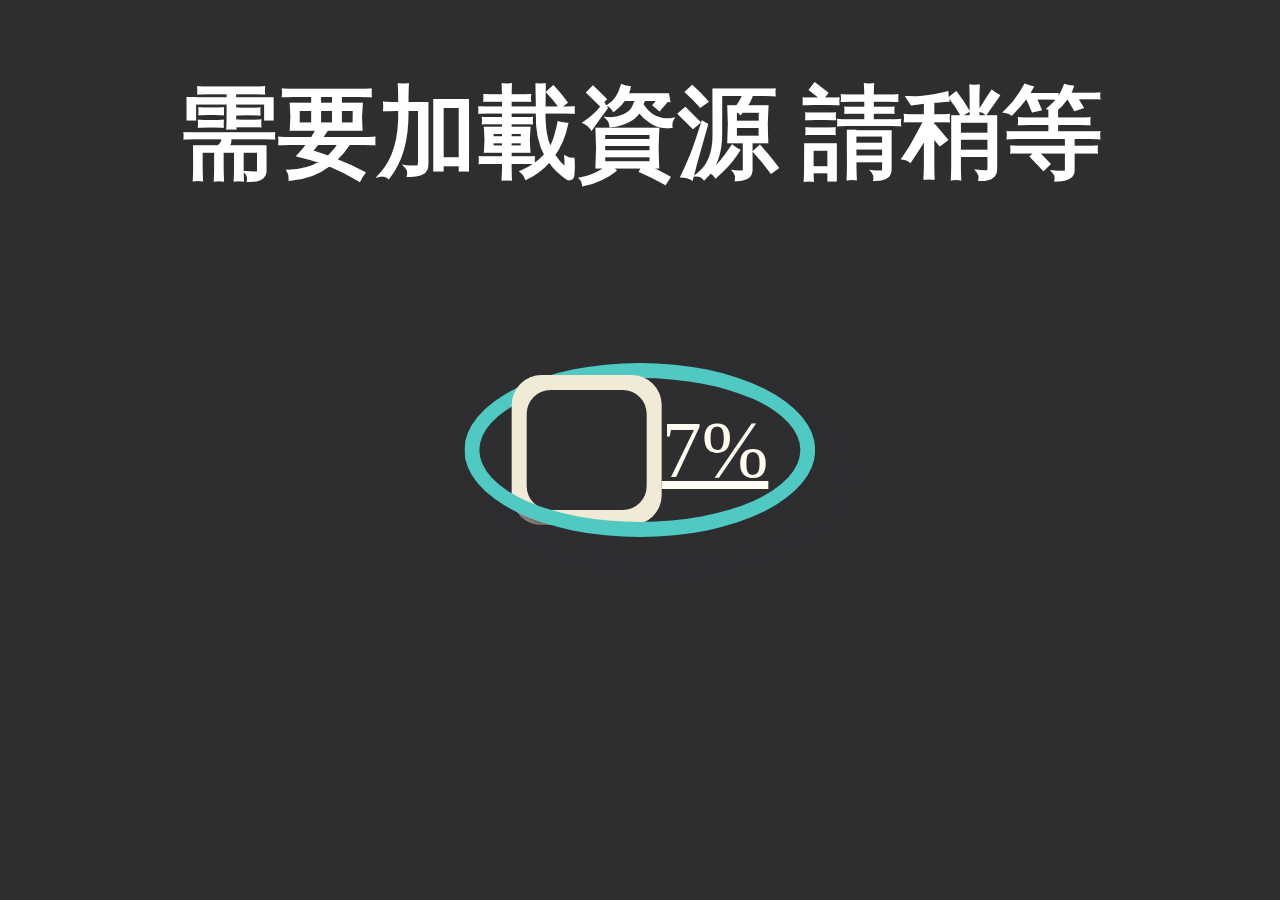
<file: index.html>
<!DOCTYPE html>
<!--[if lt IE 8 ]><html class="no-js ie ie7" lang="en"> <![endif]-->
<!--[if IE 8 ]><html class="no-js ie ie8" lang="en"> <![endif]-->
<!--[if (gte IE 8)|!(IE)]><!--><html class="no-js" lang="en"> <!--<![endif]-->
<head>
<style>
	h1 {font-size:100px; text-align: center; color:white}
</style>
	<link rel="stylesheet" type="text/css" href="css/loader.css">
	<a href="" target="_blank">
	  <div class="box">
		<div class="innerBox"></div>
	  </div>
	 <div id='bar' contenteditable="true" >  </div>
	 
	</a>
	<script>
    var bar=0;
	var d = document.getElementById('bar');//获取bar的节点
    count();
    function count(){
        bar=bar+1;
        if (bar<100) 
        {
            setTimeout("count()", 100);
			d.innerHTML = bar + "%";
        }
        else{
            window.location="index1.html";
        }
    }
	</script>

</head>

<body>
	<h1 id='bar' > 需要加載資源  請稍等 </h1>
</body>

</html>
</file>
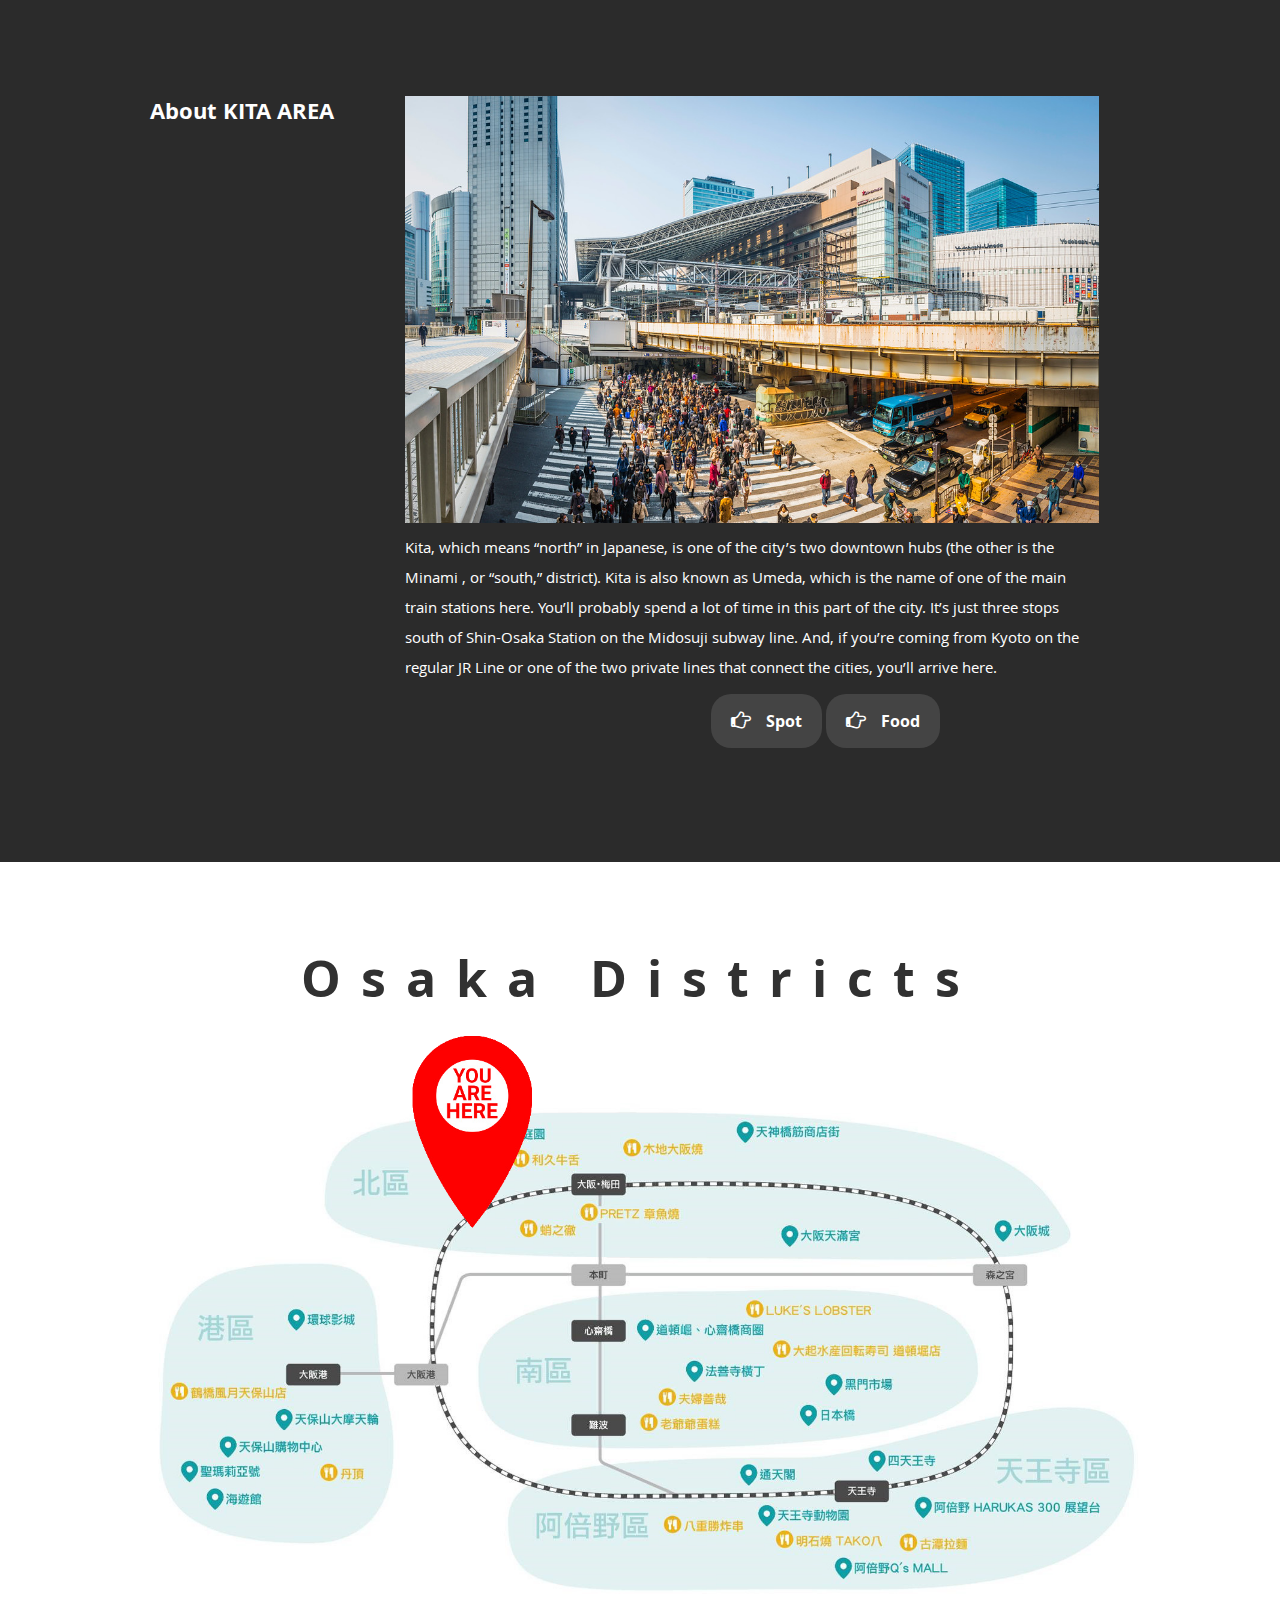
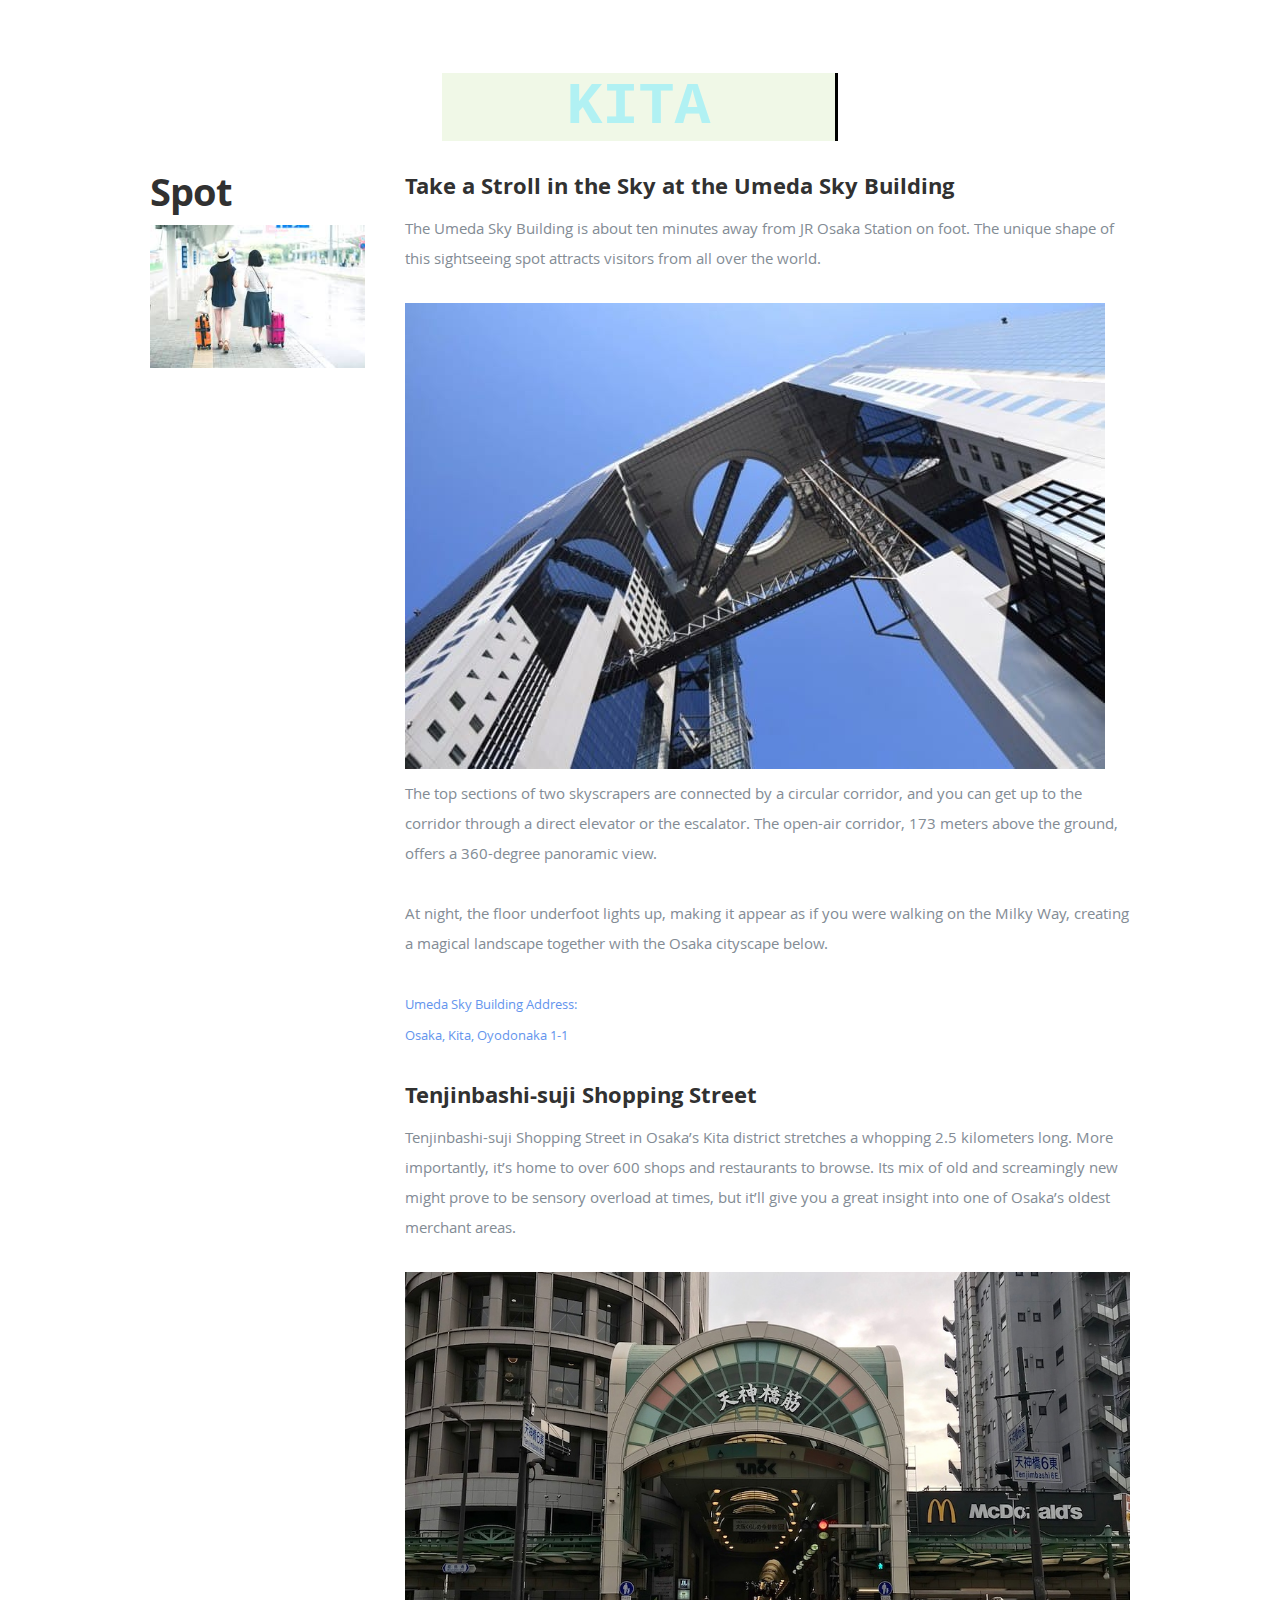
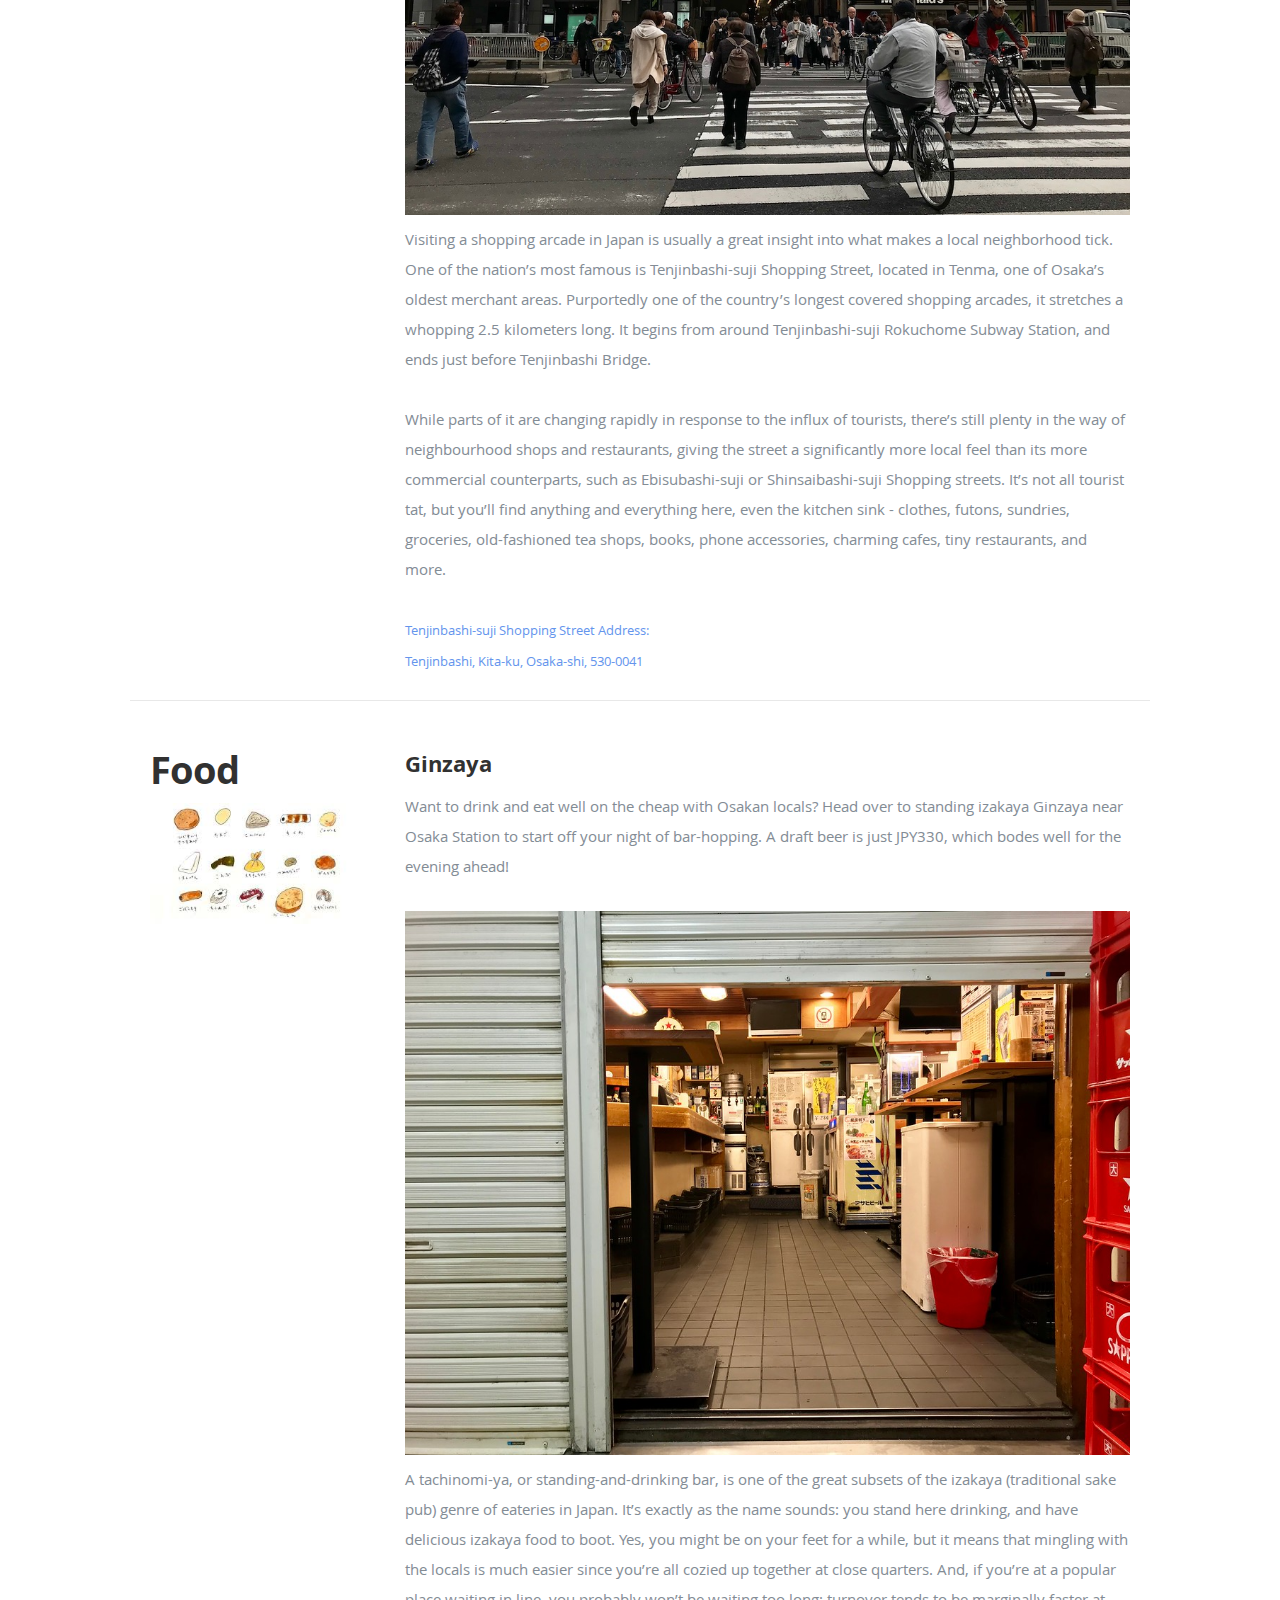
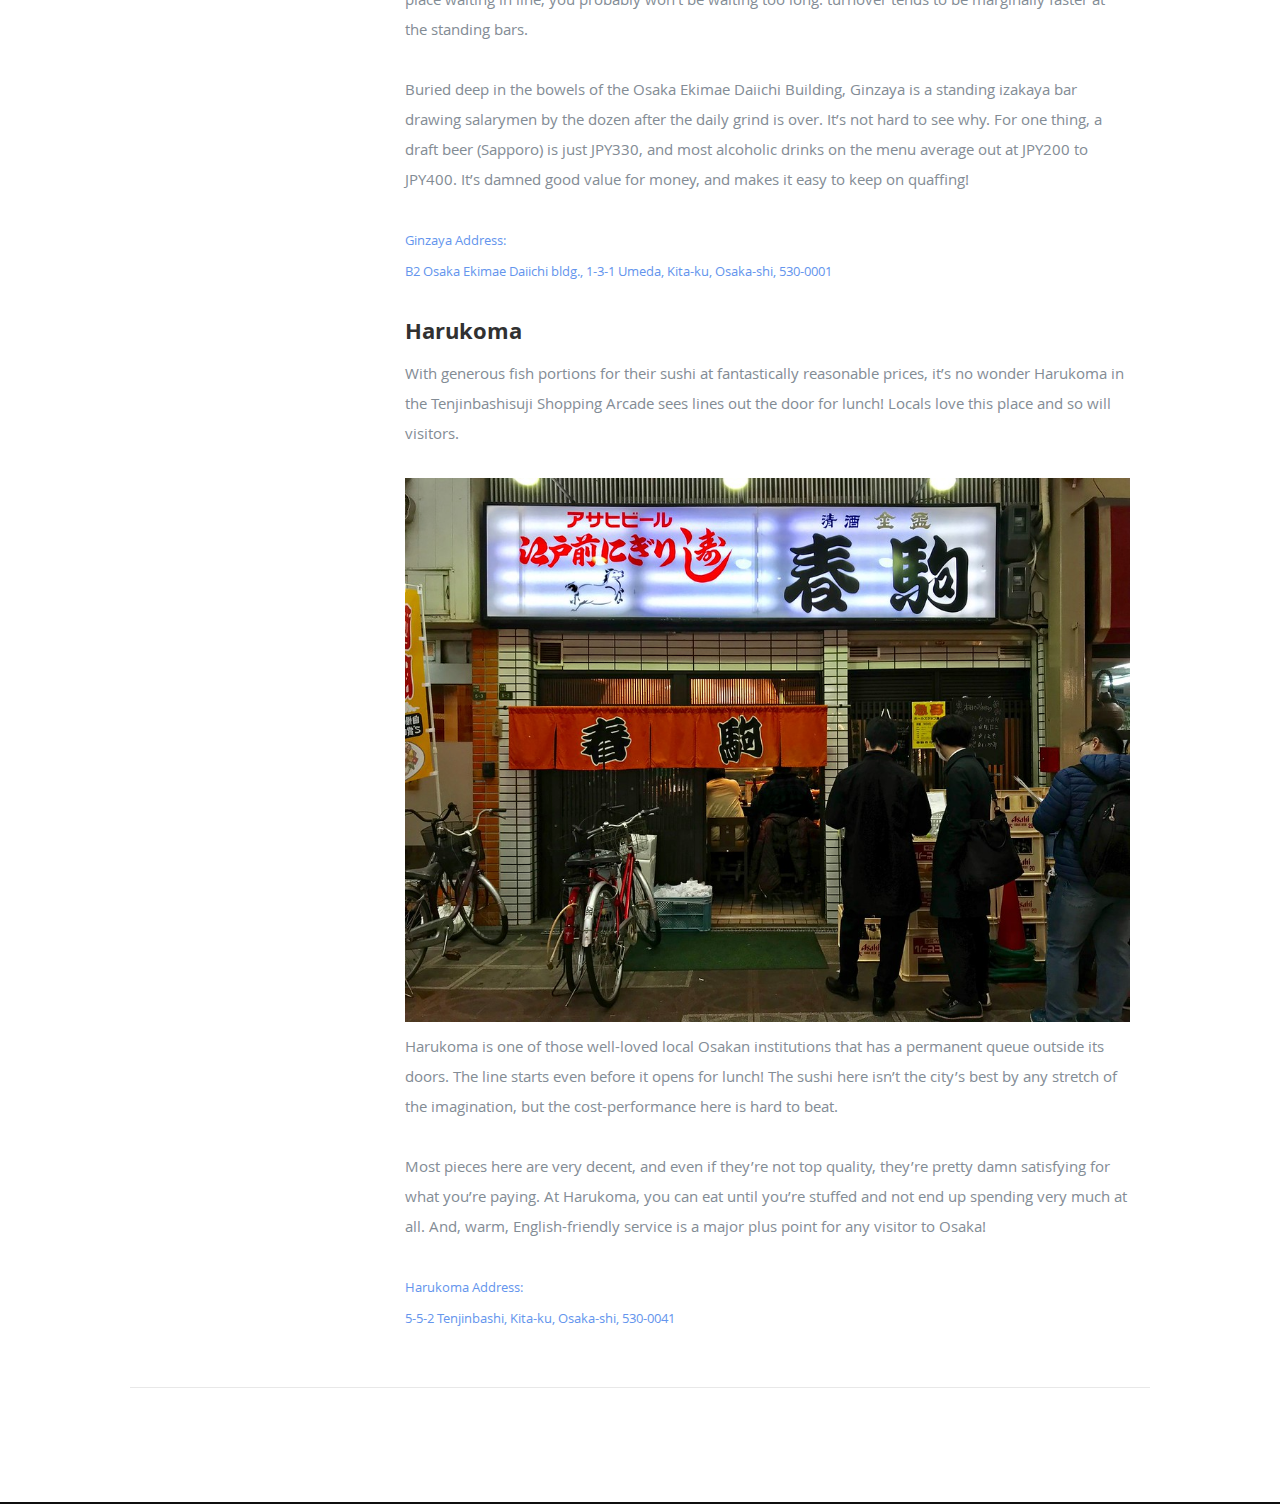
<file: KITA_AREA.html>
<!DOCTYPE html>

<html class="no-js" lang="en"> <!--<![endif]-->
<head>

   <!--- Basic Page Needs
   ================================================== -->
   <meta charset="utf-8">
	<title>Ceevee - Free Responsive HTML5/CSS3 Template</title>
	<meta name="description" content="">
	<meta name="author" content="">

   <!-- Mobile Specific Metas
   ================================================== -->
	<meta name="viewport" content="width=device-width, initial-scale=1, maximum-scale=1">

	<!-- CSS
    ================================================== -->
    <link rel="stylesheet" href="css/default.css">
	<link rel="stylesheet" href="css/layout.css">

   <!-- Script
   ================================================== -->
	<script src="js/modernizr.js"></script>
	<script type="text/javascript">
	ps=new Array("images/osaka/kita.jpg","images/osaka/kita1.jpeg");

	var i=0;
	function hanshu()
	{
	   i++;
	  
	   if(i>=ps.length)
		 i=0;
		document.getElementById("tu").src=ps[i];
	  
	}

	setInterval(hanshu,10000);

	</script>
   <!-- Favicons
	================================================== -->

	<!-- style
	================================================== -->

	<style>

	</style>
</head>

<body>
   <!-- About Section
   ================================================== -->
   
   <section id="about">

      <div class="row">

         <div class="three columns">
			<h2>About KITA AREA</h2>

         </div>

         <div class="nine columns main-col">
			<div  class="show">
				<div class="wap">
					<div class="box" >
						<img src="images/osaka/kita.jpg" id="tu" width=900px height=200px> </img>  <!--add images-->
					</div>
				</div>
			</div>


            <font color="white">
				  Kita, which means “north” in Japanese, is one of the city’s two downtown hubs (the other is the Minami
				  , or “south,” district). Kita is also known as Umeda, which is the name of one of the main train 
				  stations here. You’ll probably spend a lot of time in this part of the city. It’s just three stops 
				  south of Shin-Osaka Station on the Midosuji subway line. And, if you’re coming from Kyoto on the 
				  regular JR Line or one of the two private lines that connect the cities, you’ll arrive here.
            </font>
			
            <div class="row">

               <div class="columns contact-details">
                  <!--<h2>Contact Details</h2>
                  
				   <p class="address">
						   <span>Jonathan Doe</span><br>
						   <span>1600 Amphitheatre Parkway<br>
						         Mountain View, CA 94043 US
                     </span><br>
						   <span>(123)456-7890</span><br>
                     <span>anyone@website.com</span>
					   </p> -->

               </div>

               <div class="columns download">
                  <p>
                     <a href="#spot" class="button"><i class="fa fa-hand-o-right"></i>Spot</a>
					 <a href="#food" class="button"><i class="fa fa-hand-o-right"></i>Food</a>
                  </p>
               </div>
			
            </div> <!-- end row -->
			
   </section> <!-- About Section End-->


   <!-- Districts Section
   ================================================== -->
   <section id="Districts">
	<center><hup> Osaka Districts </hup></center><br/>
	<center><img src="images/osaka/KITA AREA.png" height="1500" width="1000"> </img></center>

	<center><p class="load-text"> KITA </p></center><br/>
      <!-- Education
      ----------------------------------------------- -->
      <section id="spot">
	  
	  <div class="row education">

         <div class="three columns header-col">
            <h1><span>Spot</span></h1>
			<img src="images/osaka/spot.jfif"  > </img>

         </div>

         <div class="nine columns main-col">

            <div class="row item">

               <div class="twelve columns">

                  <h3> Take a Stroll in the Sky at the Umeda Sky Building</h3>
				  
                  <p>
                  The Umeda Sky Building is about ten minutes away from JR Osaka Station on foot. The 
				  unique shape of this sightseeing spot attracts visitors from all over the world.
				  </p>
				  
				  <img src="images/osaka/kita01.jpeg" />
				  
				  <p>
				  The top sections of two skyscrapers are connected by a circular corridor, and
				  you can get up to the corridor through a direct elevator or the escalator. The
				  open-air corridor, 173 meters above the ground, offers a 360-degree panoramic view.
				  </p>
				  
				  <p>
				  At night, the floor underfoot lights up, making it appear as if you were 
				  walking on the Milky Way, creating a magical landscape together with the 
				  Osaka cityscape below.
				  </p>
				  
				  <p>
				  <font size=2 color=#6495ED>
					Umeda Sky Building Address: <br />
					Osaka, Kita, Oyodonaka 1-1 
				  </font>
				  </p>
				  
				  <h3> Tenjinbashi-suji Shopping Street </h3>
				  
				  <p>
				  Tenjinbashi-suji Shopping Street in Osaka’s Kita district stretches a 
				  whopping 2.5 kilometers long. More importantly, it’s home to over 600 
				  shops and restaurants to browse. Its mix of old and screamingly new might
				  prove to be sensory overload at times, but it’ll give you a great insight
				  into one of Osaka’s oldest merchant areas.
				  </p>
				  
				  <img src="images/osaka/kita02.jpg" />
				  
				  <p>
				  Visiting a shopping arcade in Japan is usually a great insight into what
				  makes a local neighborhood tick. One of the nation’s most famous is 
				  Tenjinbashi-suji Shopping Street, located in Tenma, one of Osaka’s oldest
				  merchant areas. Purportedly one of the country’s longest covered shopping 
				  arcades, it stretches a whopping 2.5 kilometers long. It begins from around
				  Tenjinbashi-suji Rokuchome Subway Station, and ends just before Tenjinbashi Bridge.
				  </p>
				  
				  <p>
				  While parts of it are changing rapidly in response to the influx of tourists, 
				  there’s still plenty in the way of neighbourhood shops and restaurants, giving 
				  the street a significantly more local feel than its more commercial counterparts,
				  such as Ebisubashi-suji or Shinsaibashi-suji Shopping streets. It’s not all tourist
				  tat, but you’ll find anything and everything here, even the kitchen sink - clothes,
				  futons, sundries, groceries, old-fashioned tea shops, books, phone accessories, 
				  charming cafes, tiny restaurants, and more.
				  </p>
				  
				  <font size=2 color=#6495ED>
					  Tenjinbashi-suji Shopping Street Address: </br>
					  Tenjinbashi, Kita-ku, Osaka-shi, 530-0041
				  </font>
				   
               </div>

            </div> <!-- item end -->

            <!-- <div class="row item">
                  <p>
                     <a href="MINAMI_AREA.html" class="createbutton">Read More <span class="bg"></span> </a>
                  </p> 
               
            </div> --> <!-- item end --> 

         </div> <!-- main-col end -->

      </div> <!-- End Education -->
	  
 </section>
 
 <section id="food">
 
	  <div class="row education">

         <div class="three columns header-col">
            <h1><span>Food</span></h1>
			<img src="images/osaka/food.jfif"  > </img>

         </div>

         <div class="nine columns main-col">

            <div class="row item">

               <div class="twelve columns">

                  <h3> Ginzaya </h3>
				  
                  <p>
                  Want to drink and eat well on the cheap with Osakan locals? Head over to standing izakaya
				  Ginzaya near Osaka Station to start off your night of bar-hopping. A draft beer is just
				  JPY330, which bodes well for the evening ahead!
				  </p>
				  
				  <img src="images/osaka/kita03.jpg" width=100% />
				  
				  <p>
				  A tachinomi-ya, or standing-and-drinking bar, is one of the great subsets of the izakaya
				  (traditional sake pub) genre of eateries in Japan. It’s exactly as the name sounds:
				  you stand here drinking, and have delicious izakaya food to boot. Yes, you might be 
				  on your feet for a while, but it means that mingling with the locals is much easier 
				  since you’re all cozied up together at close quarters. And, if you’re at a popular 
				  place waiting in line, you probably won’t be waiting too long: turnover tends to be 
				  marginally faster at the standing bars.
				  </p>
				  
				  <p>
				  Buried deep in the bowels of the Osaka Ekimae Daiichi Building, Ginzaya is a standing
				  izakaya bar drawing salarymen by the dozen after the daily grind is over. It’s not
				  hard to see why. For one thing, a draft beer (Sapporo) is just JPY330, and most 
				  alcoholic drinks on the menu average out at JPY200 to JPY400. It’s damned good 
				  value for money, and makes it easy to keep on quaffing!
				  </p>
				  
				  <p>
					<font size=2 color=#6495ED>
						Ginzaya Address:<br />
						B2 Osaka Ekimae Daiichi bldg., 1-3-1 Umeda, Kita-ku, Osaka-shi, 530-0001
					</font>
				  </p>

				  
				  <h3> Harukoma </h3>
				  
				  <p>
				  With generous fish portions for their sushi at fantastically reasonable prices,
				  it’s no wonder Harukoma in the Tenjinbashisuji Shopping Arcade sees lines out
				  the door for lunch! Locals love this place and so will visitors.
				  </p>
				  
				  <img src="images/osaka/kita04.jpg" />
					
					<p>
					Harukoma is one of those well-loved local Osakan institutions that has a 
					permanent queue outside its doors. The line starts even before it opens 
					for lunch! The sushi here isn’t the city’s best by any stretch of the 
					imagination, but the cost-performance here is hard to beat.
					</p>
					
					<p>
					Most pieces here are very decent, and even if they’re not top quality,
					they’re pretty damn satisfying for what you’re paying. At Harukoma, you
					can eat until you’re stuffed and not end up spending very much at all.
					And, warm, English-friendly service is a major plus point for any 
					visitor to Osaka!
					</p>
					
				  <p>
					 <font size=2 color=#6495ED>
						Harukoma Address:<br />
						5-5-2 Tenjinbashi, Kita-ku, Osaka-shi, 530-0041
					 </font>
				  </p>
               </div>

            </div> <!-- item end -->

            <!-- <div class="row item">
                  <p>
                     <a href="MINAMI_AREA.html" class="createbutton">Read More <span class="bg"></span> </a>
                  </p> 
               
            </div> --> <!-- item end --> 

         </div> <!-- main-col end -->

      </div> <!-- End Education -->
	  
	  </section>
	  
	</section>

</body>

</html>
</file>
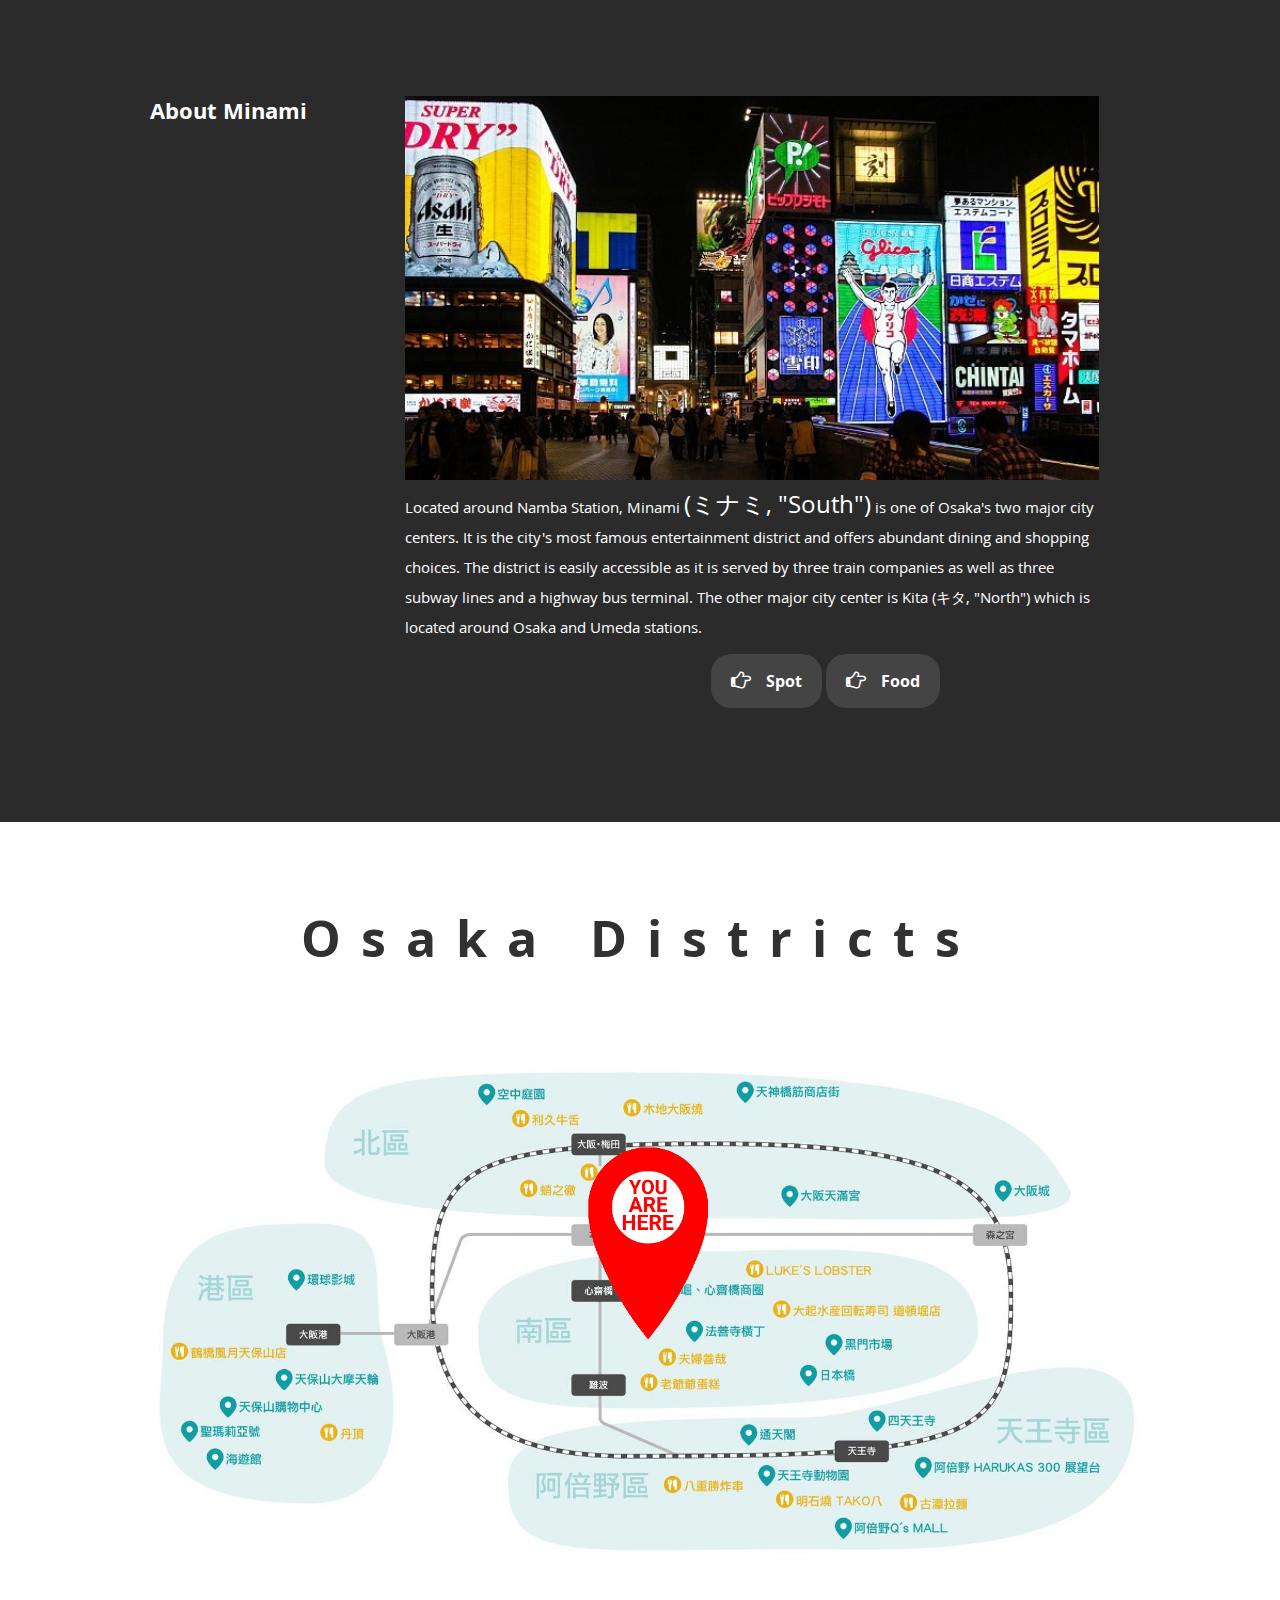
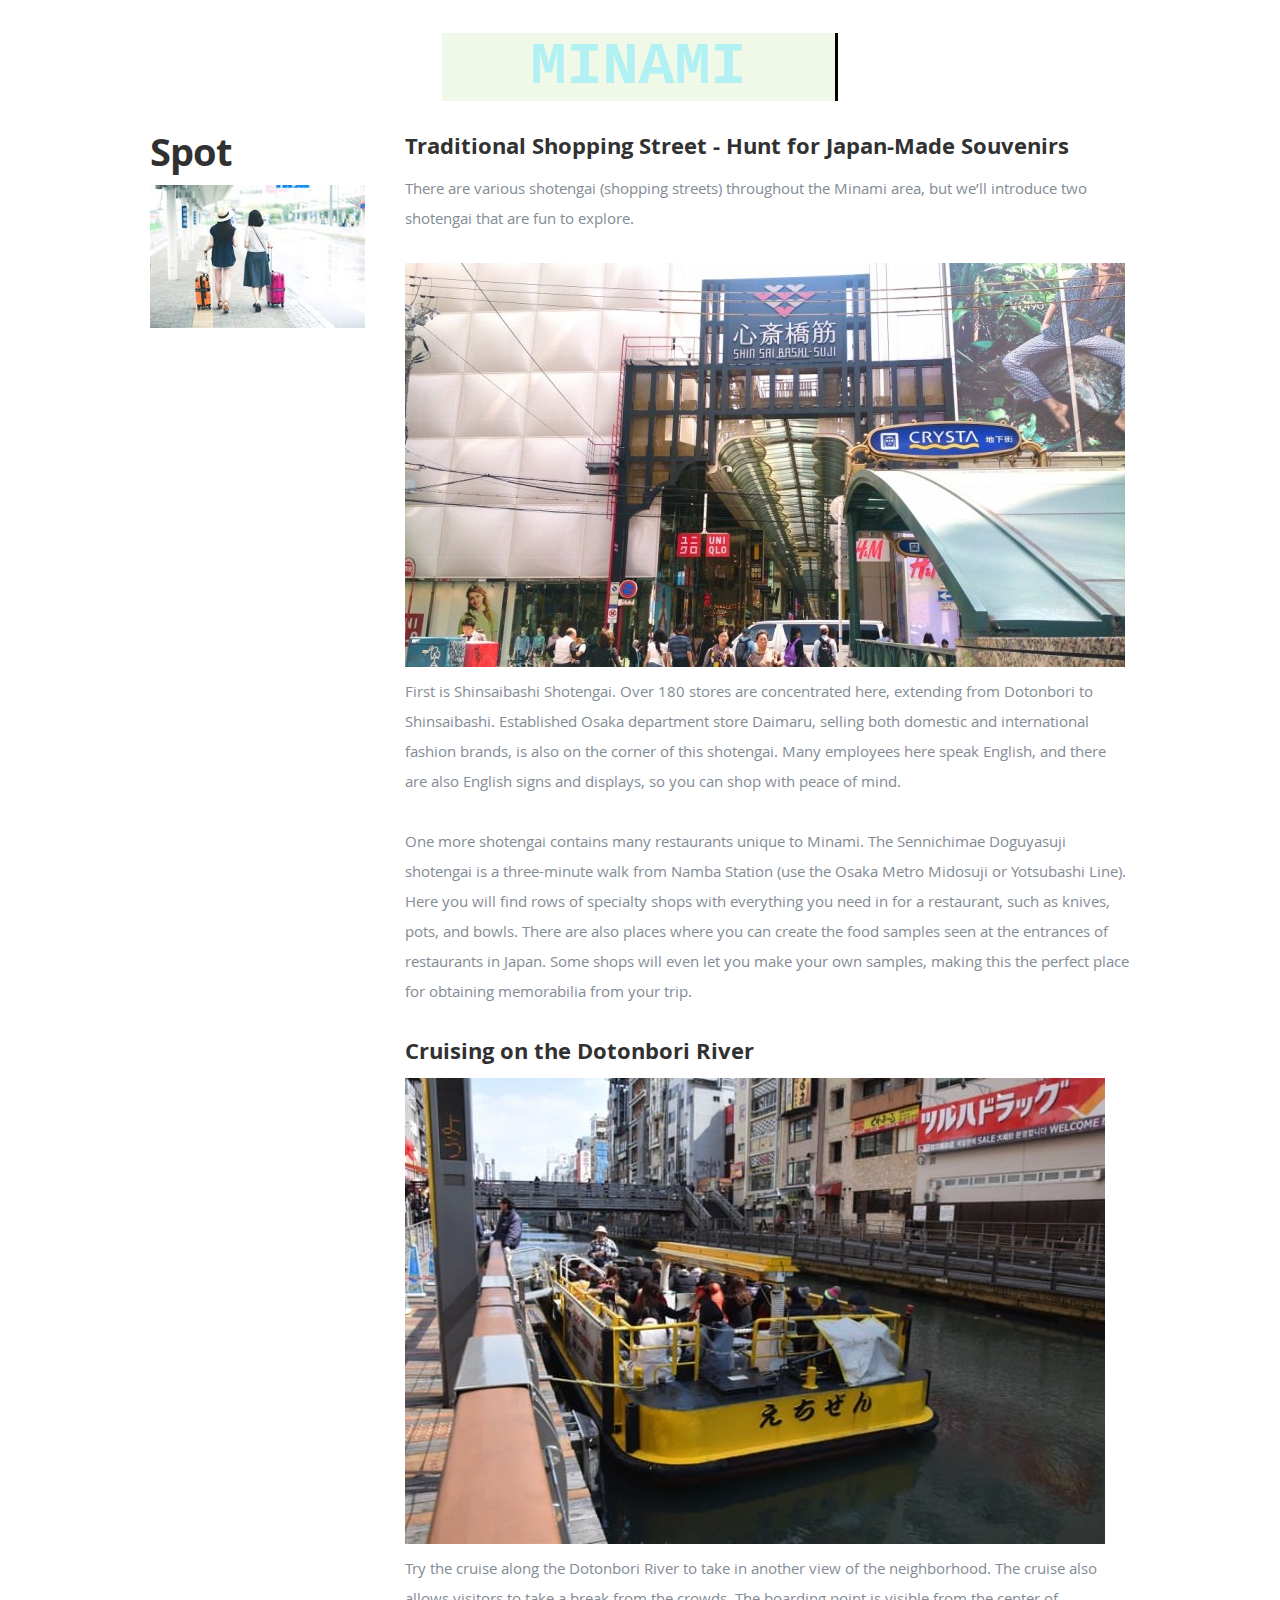
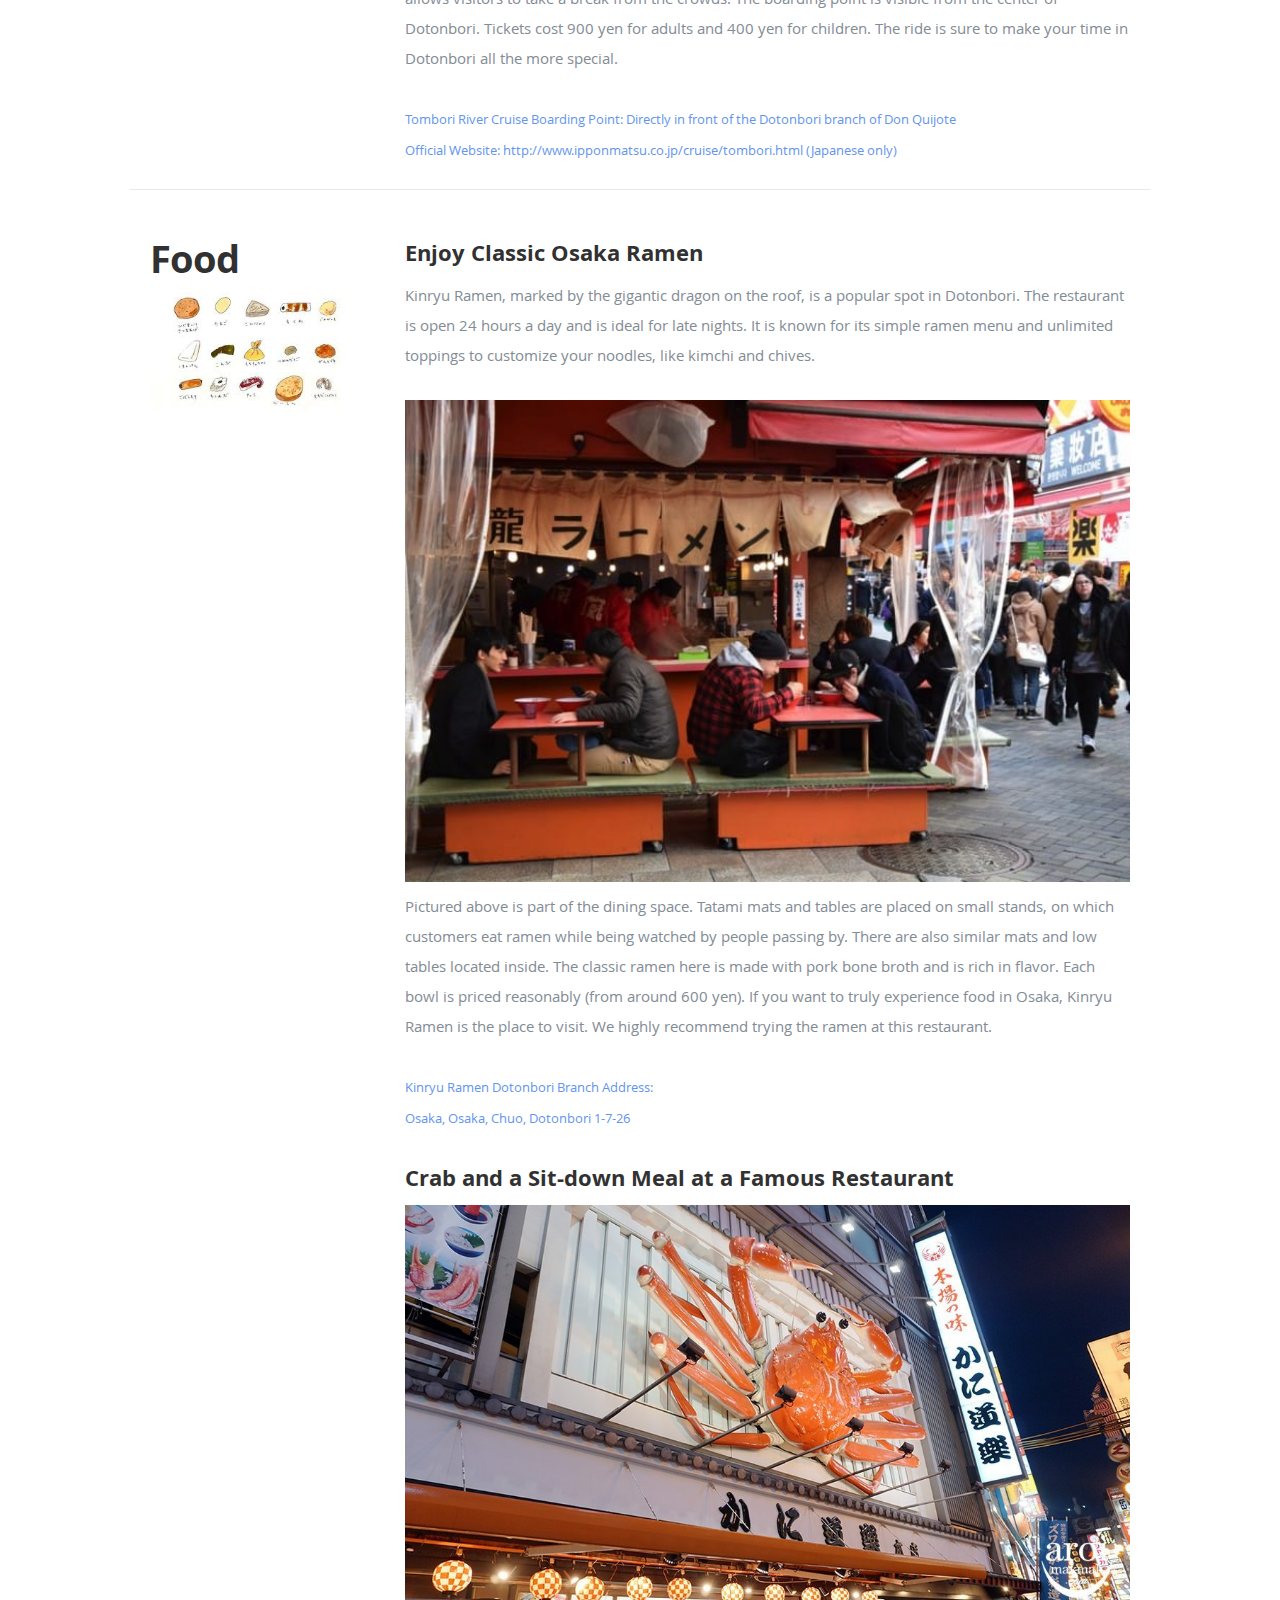
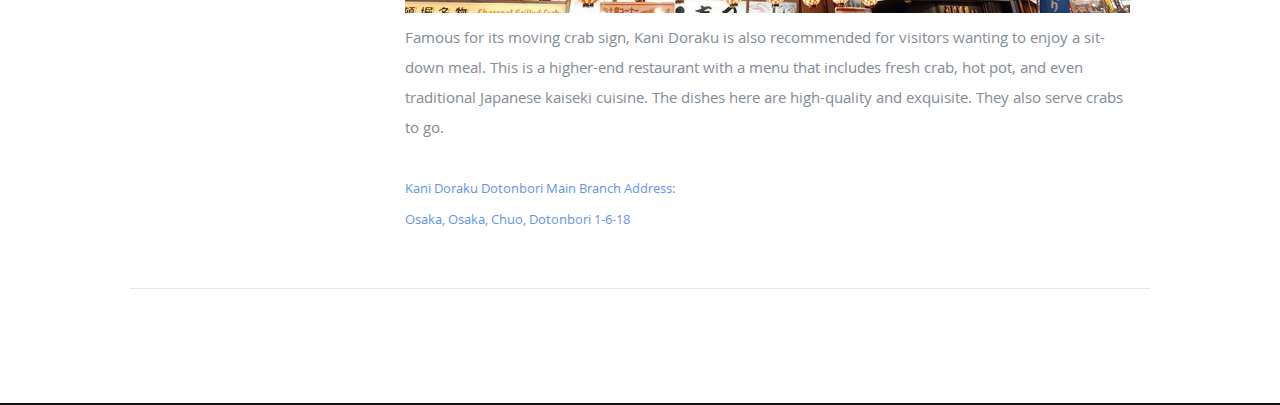
<file: MINAMI_AREA.html>
<!DOCTYPE html>

<html class="no-js" lang="en"> <!--<![endif]-->
<head>

   <!--- Basic Page Needs
   ================================================== -->
   <meta charset="utf-8">
	<title>Ceevee - Free Responsive HTML5/CSS3 Template</title>
	<meta name="description" content="">
	<meta name="author" content="">

   <!-- Mobile Specific Metas
   ================================================== -->
	<meta name="viewport" content="width=device-width, initial-scale=1, maximum-scale=1">

	<!-- CSS
    ================================================== -->
    <link rel="stylesheet" href="css/default.css">
	<link rel="stylesheet" href="css/layout.css">

   <!-- Script
   ================================================== -->
	<script src="js/modernizr.js"></script>
	<script type="text/javascript">
	ps=new Array("images/osaka/minami.jpg","images/osaka/minami2.jpeg");

	var i=0;
	function hanshu()
	{
	   i++;
	  
	   if(i>=ps.length)
		 i=0;
		document.getElementById("tu").src=ps[i];
	  
	}

	setInterval(hanshu,10000);

	</script>
   <!-- Favicons
	================================================== -->

	<!-- style
	================================================== -->

	<style>

	</style>
</head>

<body>
   <!-- About Section
   ================================================== -->
   
   <section id="about">

      <div class="row">

         <div class="three columns">
			<h2>About Minami</h2>

         </div>

         <div class="nine columns main-col">
			<div  class="show">
				<div class="wap">
					<div class="box" >
						<img src="images/osaka/minami.jpg" id="tu" width=900px height=200px> </img>  <!--add images-->
					</div>
				</div>
			</div>


            <font color="white">
			
			Located around Namba Station, Minami <font size="5">(ミナミ, "South")</font> is one of Osaka's two major 
				  city centers. It is the city's most famous entertainment district and offers abundant
				  dining and shopping choices. The district is easily accessible as it is served by 
				  three train companies as well as three subway lines and a highway bus terminal. The 
				  other major city center is Kita (キタ, "North") which is located around Osaka and Umeda stations.
            </font>
			
            <div class="row">

               <div class="columns contact-details">
                  <!--<h2>Contact Details</h2>
                  
				   <p class="address">
						   <span>Jonathan Doe</span><br>
						   <span>1600 Amphitheatre Parkway<br>
						         Mountain View, CA 94043 US
                     </span><br>
						   <span>(123)456-7890</span><br>
                     <span>anyone@website.com</span>
					   </p> -->

               </div>

               <div class="columns download">
                  <p>
                     <a href="#spot" class="button"><i class="fa fa-hand-o-right"></i>Spot</a>
					 <a href="#food" class="button"><i class="fa fa-hand-o-right"></i>Food</a>
                  </p>
               </div>
			
            </div> <!-- end row -->
			
   </section> <!-- About Section End-->


   <!-- Districts Section
   ================================================== -->
   <section id="Districts">
	<center><hup> Osaka Districts </hup></center><br/>
	<center><img src="images/osaka/inhere.png" height="1500" width="1000"> </img></center>

	<center><p class="load-text"> MINAMI </p></center><br/>
      <!-- Education
      ----------------------------------------------- -->
      <section id="spot">
	  
	  <div class="row education">

         <div class="three columns header-col">
            <h1><span>Spot</span></h1>
			<img src="images/osaka/spot.jfif"  > </img>

         </div>

         <div class="nine columns main-col">

            <div class="row item">

               <div class="twelve columns">

                  <h3> Traditional Shopping Street - Hunt for Japan-Made Souvenirs</h3>
				  
                  <p>
                  There are various shotengai (shopping streets) throughout the Minami area, but we’ll introduce 
				  two shotengai that are fun to explore. 
				  </p>
				  
				  <img src="images/osaka/minami01.jpeg" />
				  
				  <p>
				  First is Shinsaibashi Shotengai. Over 180 stores are concentrated here, extending from Dotonbori
				  to Shinsaibashi. Established Osaka department store Daimaru, selling both domestic and international
				  fashion brands, is also on the corner of this shotengai. Many employees here speak English, and 
				  there are also English signs and displays, so you can shop with peace of mind. 
				  </p>
				  
				  <p>
				  One more shotengai contains many restaurants unique to Minami. The Sennichimae Doguyasuji 
				  shotengai is a three-minute walk from Namba Station (use the Osaka Metro Midosuji or Yotsubashi
				  Line). Here you will find rows of specialty shops with everything you need in for a restaurant,
				  such as knives, pots, and bowls. There are also places where you can create the food samples
				  seen at the entrances of restaurants in Japan. Some shops will even let you make your own samples,
				  making this the perfect place for obtaining memorabilia from your trip.
				  </p>

				  
				  <h3> Cruising on the Dotonbori River </h3>
				  
				  <img src="images/osaka/minami02.jpg" />
				  <p>
				  Try the cruise along the Dotonbori River to take in another view of the neighborhood. The 
				  cruise also allows visitors to take a break from the crowds. The boarding point is visible
				  from the center of Dotonbori. Tickets cost 900 yen for adults and 400 yen for children. The
				  ride is sure to make your time in Dotonbori all the more special.
				  </p>
					
				  
				  <font size=2 color=#6495ED>
					  Tombori River Cruise Boarding Point: Directly in front of the Dotonbori branch of Don Quijote </br>
					  Official Website: http://www.ipponmatsu.co.jp/cruise/tombori.html (Japanese only)
				  </font>
				   
               </div>

            </div> <!-- item end -->

            <!-- <div class="row item">
                  <p>
                     <a href="MINAMI_AREA.html" class="createbutton">Read More <span class="bg"></span> </a>
                  </p> 
               
            </div> --> <!-- item end --> 

         </div> <!-- main-col end -->

      </div> <!-- End Education -->
	  
 </section>
 
 <section id="food">
 
	  <div class="row education">

         <div class="three columns header-col">
            <h1><span>Food</span></h1>
			<img src="images/osaka/food.jfif"  > </img>

         </div>

         <div class="nine columns main-col">

            <div class="row item">

               <div class="twelve columns">

                  <h3> Enjoy Classic Osaka Ramen</h3>
				  
                  <p>
                  Kinryu Ramen, marked by the gigantic dragon on the roof, is a popular spot in Dotonbori.
				  The restaurant is open 24 hours a day and is ideal for late nights. It is known for its
				  simple ramen menu and unlimited toppings to customize your noodles, like kimchi and chives. 
				  </p>
				  
				  <img src="images/osaka/minami05.jpg" width=100% />
				  
				  <p>
				  Pictured above is part of the dining space. Tatami mats and tables are placed on small
				  stands, on which customers eat ramen while being watched by people passing by. There 
				  are also similar mats and low tables located inside. The classic ramen here is made 
				  with pork bone broth and is rich in flavor. Each bowl is priced reasonably (from around
				  600 yen). If you want to truly experience food in Osaka, Kinryu Ramen is the place to
				  visit. We highly recommend trying the ramen at this restaurant. 
				  </p>
				  
				  <p>
					<font size=2 color=#6495ED>
						Kinryu Ramen Dotonbori Branch Address:<br />
						Osaka, Osaka, Chuo, Dotonbori 1-7-26
					</font>
				  </p>

				  
				  <h3> Crab and a Sit-down Meal at a Famous Restaurant </h3>
				  
				  <img src="images/osaka/minami06.jpg" />
				  <p>
				  Famous for its moving crab sign, Kani Doraku is also recommended for visitors
				  wanting to enjoy a sit-down meal. This is a higher-end restaurant with a menu
				  that includes fresh crab, hot pot, and even traditional Japanese kaiseki cuisine.
				  The dishes here are high-quality and exquisite. They also serve crabs to go.
				  </p>
					
				  <p>
					 <font size=2 color=#6495ED>
						Kani Doraku Dotonbori Main Branch Address:<br />
						Osaka, Osaka, Chuo, Dotonbori 1-6-18
					 </font>
				  </p>
               </div>

            </div> <!-- item end -->

            <!-- <div class="row item">
                  <p>
                     <a href="MINAMI_AREA.html" class="createbutton">Read More <span class="bg"></span> </a>
                  </p> 
               
            </div> --> <!-- item end --> 

         </div> <!-- main-col end -->

      </div> <!-- End Education -->
	  
	  </section>
	  
	</section>

</body>

</html>
</file>
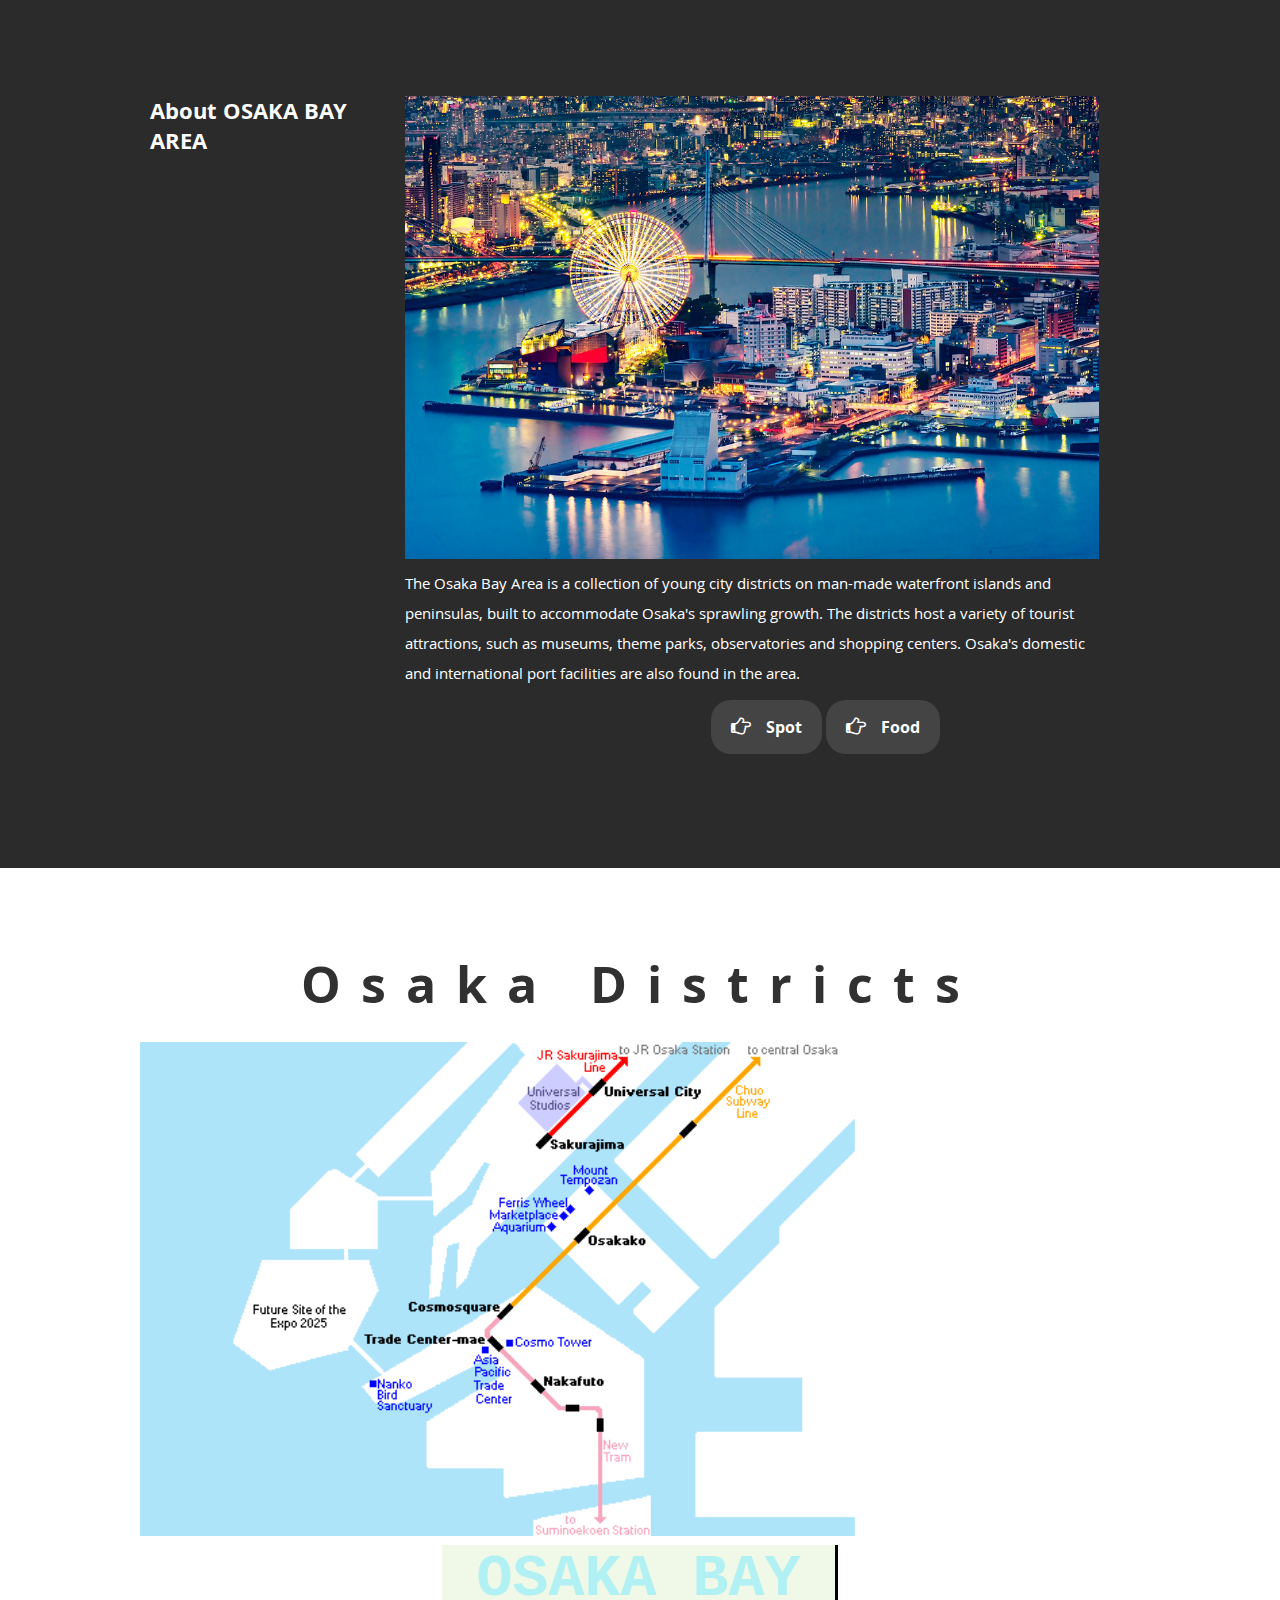
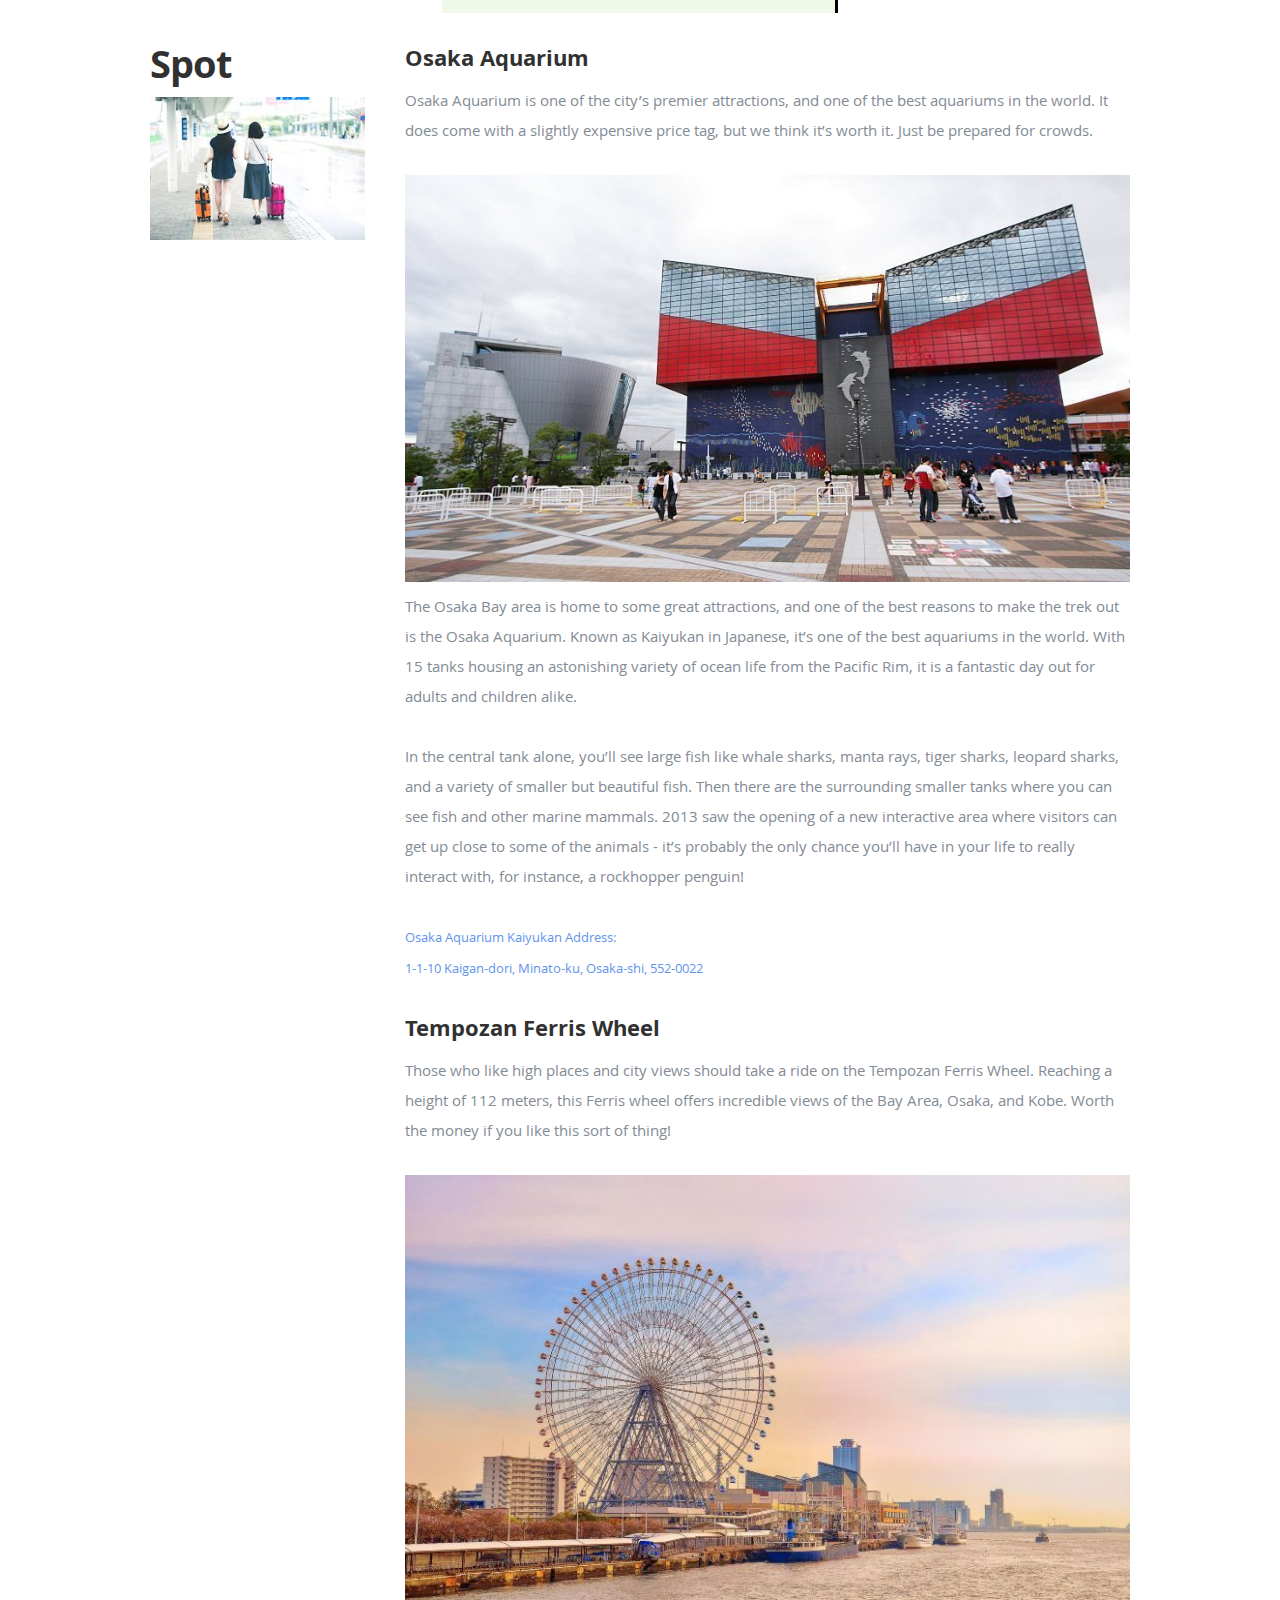
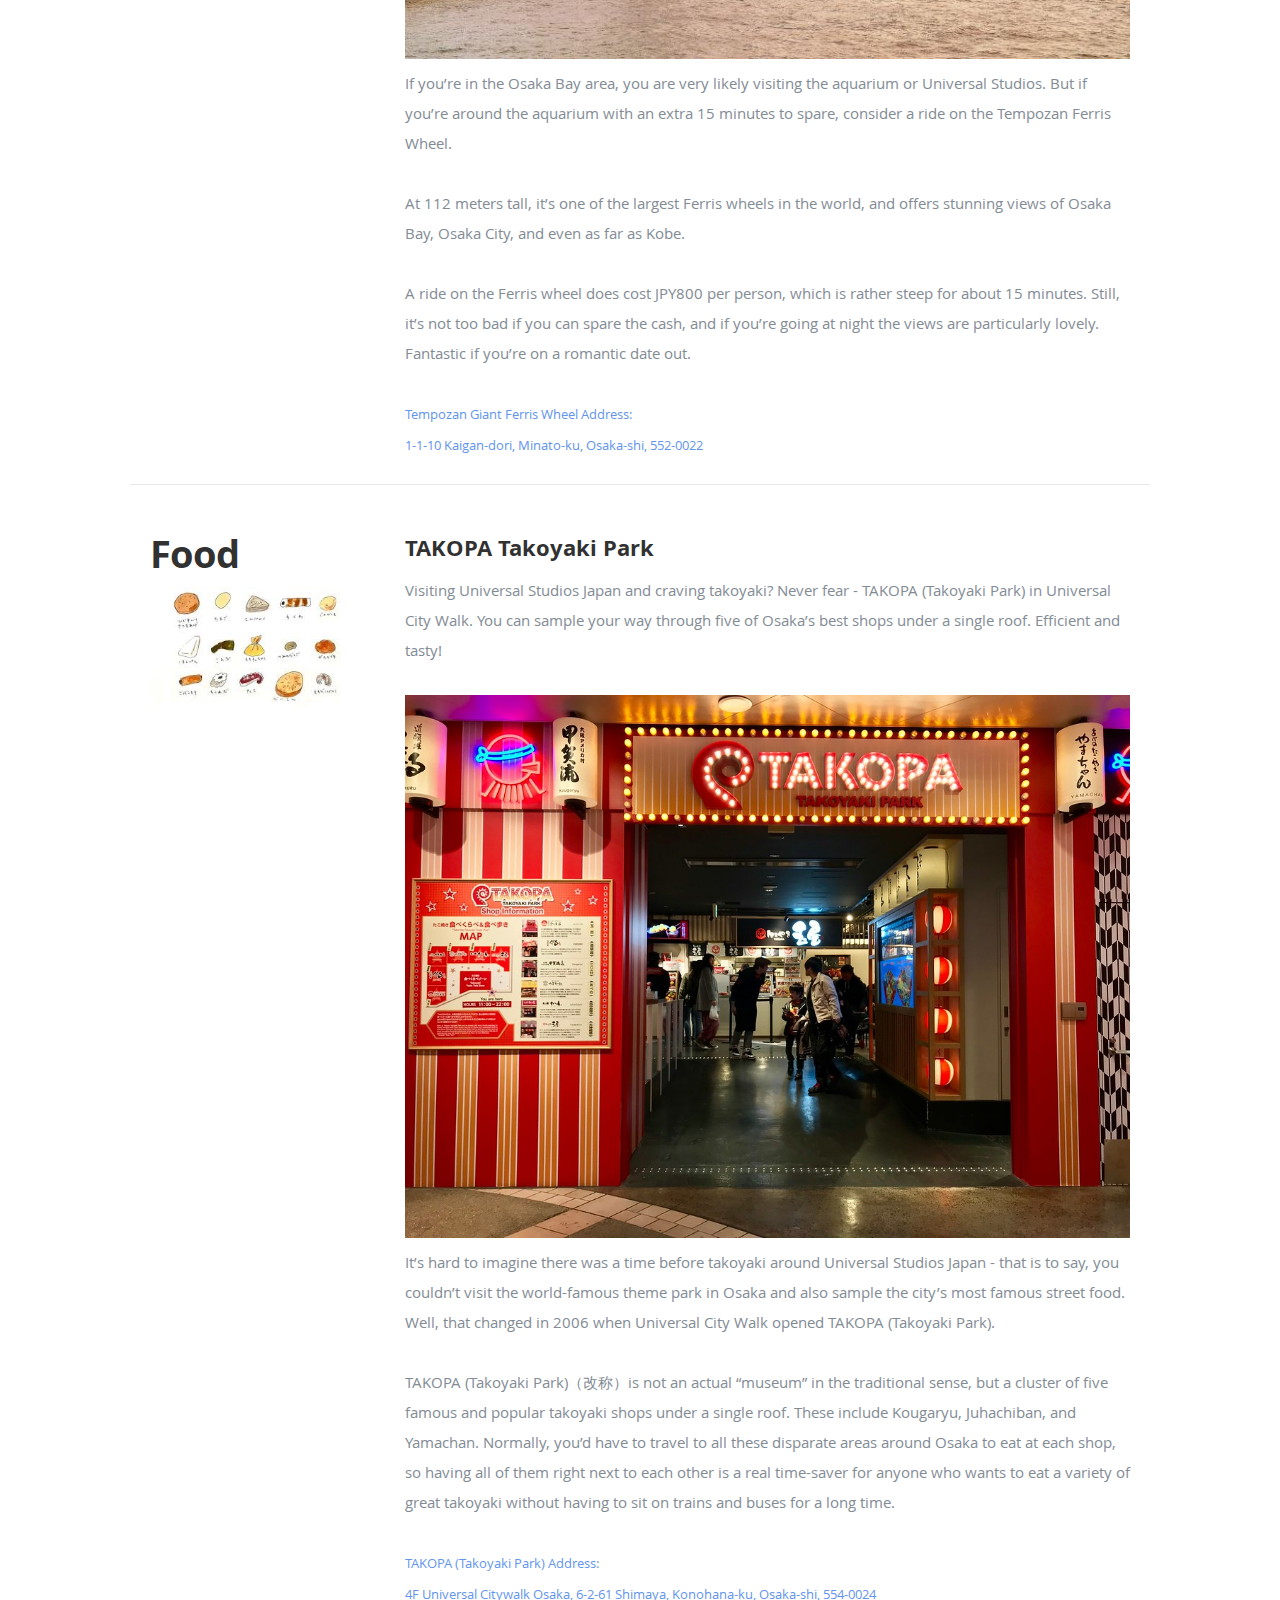
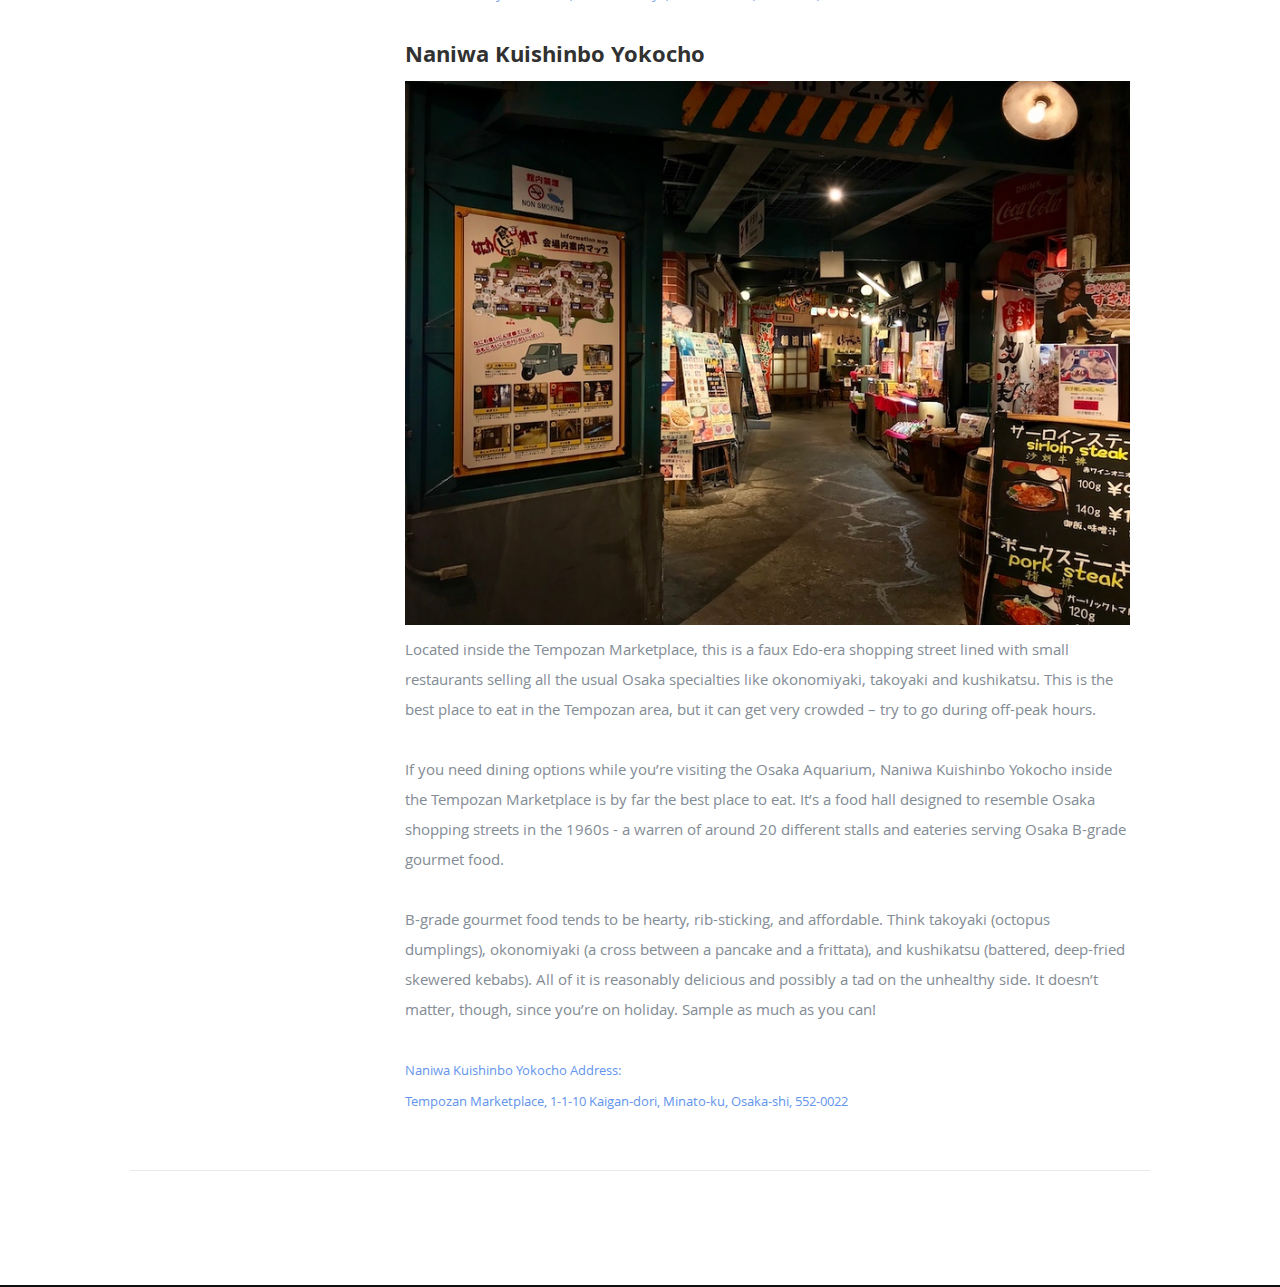
<file: OSAKA_BAY_AREA.html>
<!DOCTYPE html>

<html class="no-js" lang="en"> <!--<![endif]-->
<head>

   <!--- Basic Page Needs
   ================================================== -->
   <meta charset="utf-8">
	<title>Ceevee - Free Responsive HTML5/CSS3 Template</title>
	<meta name="description" content="">
	<meta name="author" content="">

   <!-- Mobile Specific Metas
   ================================================== -->
	<meta name="viewport" content="width=device-width, initial-scale=1, maximum-scale=1">

	<!-- CSS
    ================================================== -->
    <link rel="stylesheet" href="css/default.css">
	<link rel="stylesheet" href="css/layout.css">

   <!-- Script
   ================================================== -->
	<script src="js/modernizr.js"></script>
	<script type="text/javascript">
	ps=new Array("images/osaka/osakabay.jpg","images/osaka/osakabay1.jpg");

	var i=0;
	function hanshu()
	{
	   i++;
	  
	   if(i>=ps.length)
		 i=0;
		document.getElementById("tu").src=ps[i];
	  
	}

	setInterval(hanshu,10000);

	</script>
   <!-- Favicons
	================================================== -->

	<!-- style
	================================================== -->

	<style>

	</style>
</head>

<body>
   <!-- About Section
   ================================================== -->
   
   <section id="about">

      <div class="row">

         <div class="three columns">
			<h2>About OSAKA BAY AREA</h2>

         </div>

         <div class="nine columns main-col">
			<div  class="show">
				<div class="wap">
					<div class="box" >
						<img src="images/osaka/osakabay.jpg" id="tu" width=900px height=200px> </img>  <!--add images-->
					</div>
				</div>
			</div>

            <font color="white">
				  The Osaka Bay Area is a collection of young city districts on man-made waterfront islands and
				  peninsulas, built to accommodate Osaka's sprawling growth. The districts host a variety of 
				  tourist attractions, such as museums, theme parks, observatories and shopping centers. Osaka's
				  domestic and international port facilities are also found in the area.
            </font>
			
            <div class="row">

               <div class="columns contact-details">
                  <!--<h2>Contact Details</h2>
                  
				   <p class="address">
						   <span>Jonathan Doe</span><br>
						   <span>1600 Amphitheatre Parkway<br>
						         Mountain View, CA 94043 US
                     </span><br>
						   <span>(123)456-7890</span><br>
                     <span>anyone@website.com</span>
					   </p> -->

               </div>

               <div class="columns download">
                  <p>
                     <a href="#spot" class="button"><i class="fa fa-hand-o-right"></i>Spot</a>
					 <a href="#food" class="button"><i class="fa fa-hand-o-right"></i>Food</a>
                  </p>
               </div>
			
            </div> <!-- end row -->
			
   </section> <!-- About Section End-->


   <!-- Districts Section
   ================================================== -->
   <section id="Districts">
	<center><hup> Osaka Districts </hup></center><br/>
	<center><img src="images/osaka/OSAKA BAY AREA.png" height="1000" width="1000"> </img></center>

	<center><p class="load-text"> OSAKA BAY </p></center><br/>
      <!-- Education
      ----------------------------------------------- -->
      <section id="spot">
	  
	  <div class="row education">

         <div class="three columns header-col">
            <h1><span>Spot</span></h1>
			<img src="images/osaka/spot.jfif"  > </img>

         </div>

         <div class="nine columns main-col">

            <div class="row item">

               <div class="twelve columns">

                  <h3> Osaka Aquarium </h3>
				  
                  <p>
                  Osaka Aquarium is one of the city’s premier attractions, and one of the best aquariums in
				  the world. It does come with a slightly expensive price tag, but we think it’s worth it. 
				  Just be prepared for crowds.

 
				  </p>
				  
				  <img src="images/osaka/osakabay01.jpg" />
				  
				  <p>
				  The Osaka Bay area is home to some great attractions, and one of the best reasons to 
				  make the trek out is the Osaka Aquarium. Known as Kaiyukan in Japanese, it’s one of
				  the best aquariums in the world. With 15 tanks housing an astonishing variety of ocean
				  life from the Pacific Rim, it is a fantastic day out for adults and children alike.
				  </p>
				  
				  <p>
				  In the central tank alone, you’ll see large fish like whale sharks, manta rays,
				  tiger sharks, leopard sharks, and a variety of smaller but beautiful fish. Then 
				  there are the surrounding smaller tanks where you can see fish and other marine
				  mammals. 2013 saw the opening of a new interactive area where visitors can get 
				  up close to some of the animals - it’s probably the only chance you’ll have in
				  your life to really interact with, for instance, a rockhopper penguin!
				  </p>

				  <p>
					 <font size=2 color=#6495ED>
						Osaka Aquarium Kaiyukan Address:<br />
						1-1-10 Kaigan-dori, Minato-ku, Osaka-shi, 552-0022
					 </font>
				  </p>
				  
				  <h3> Tempozan Ferris Wheel </h3>
				  
				  <p>
				  Those who like high places and city views should take a ride on the Tempozan 
				  Ferris Wheel. Reaching a height of 112 meters, this Ferris wheel offers 
				  incredible views of the Bay Area, Osaka, and Kobe. Worth the money if you
				  like this sort of thing!
				  </p>
				  
				  <img src="images/osaka/osakabay02.jpg" />
				  
				  <p>
				  If you’re in the Osaka Bay area, you are very likely visiting the aquarium 
				  or Universal Studios. But if you’re around the aquarium with an extra 
				  15 minutes to spare, consider a ride on the Tempozan Ferris Wheel.
				  </p>
					
				  <p>
				  At 112 meters tall, it’s one of the largest Ferris wheels in the world,
				  and offers stunning views of Osaka Bay, Osaka City, and even as far as Kobe.
				  </p>
				  
				  <p>
				  A ride on the Ferris wheel does cost JPY800 per person, which is rather 
				  steep for about 15 minutes. Still, it’s not too bad if you can spare 
				  the cash, and if you’re going at night the views are particularly lovely.
				  Fantastic if you’re on a romantic date out.
				  </p>
				  
				  <font size=2 color=#6495ED>
					  Tempozan Giant Ferris Wheel Address: </br>
					  1-1-10 Kaigan-dori, Minato-ku, Osaka-shi, 552-0022
				  </font>
				   
               </div>

            </div> <!-- item end -->

            <!-- <div class="row item">
                  <p>
                     <a href="MINAMI_AREA.html" class="createbutton">Read More <span class="bg"></span> </a>
                  </p> 
               
            </div> --> <!-- item end --> 

         </div> <!-- main-col end -->

      </div> <!-- End Education -->
	  
 </section>
 
 <section id="food">
 
	  <div class="row education">

         <div class="three columns header-col">
            <h1><span>Food</span></h1>
			<img src="images/osaka/food.jfif"  > </img>

         </div>

         <div class="nine columns main-col">

            <div class="row item">

               <div class="twelve columns">

                  <h3> TAKOPA Takoyaki Park </h3>
				  
                  <p>
                  Visiting Universal Studios Japan and craving takoyaki? Never fear - TAKOPA (Takoyaki Park)
				  in Universal City Walk. You can sample your way through five of Osaka’s best shops under
				  a single roof. Efficient and tasty! 
				  </p>
				  
				  <img src="images/osaka/osakabay03.jpg" width=100% />
				  
				  <p>
				  It’s hard to imagine there was a time before takoyaki around Universal Studios Japan
				  - that is to say, you couldn’t visit the world-famous theme park in Osaka and also 
				  sample the city’s most famous street food. Well, that changed in 2006 when Universal 
				  City Walk opened TAKOPA (Takoyaki Park).
				  </p>
				  
				  <p>
				  TAKOPA (Takoyaki Park)（改称）is not an actual “museum” in the traditional sense,
				  but a cluster of five famous and popular takoyaki shops under a single roof. These
				  include Kougaryu, Juhachiban, and Yamachan. Normally, you’d have to travel to all
				  these disparate areas around Osaka to eat at each shop, so having all of them right
				  next to each other is a real time-saver for anyone who wants to eat a variety of 
				  great takoyaki without having to sit on trains and buses for a long time.
				  </p>
				  
				  <p>
					<font size=2 color=#6495ED>
						TAKOPA (Takoyaki Park) Address:<br />
						4F Universal Citywalk Osaka, 6-2-61 Shimaya, Konohana-ku, Osaka-shi, 554-0024
					</font>
				  </p>

				  
				  <h3> Naniwa Kuishinbo Yokocho </h3>
				  
				  <img src="images/osaka/osakabay04.jpg" />
				  <p>
				  Located inside the Tempozan Marketplace, this is a faux Edo-era shopping street
				  lined with small restaurants selling all the usual Osaka specialties like 
				  okonomiyaki, takoyaki and kushikatsu. This is the best place to eat in the 
				  Tempozan area, but it can get very crowded – try to go during off-peak hours.
				  </p>
					
				  <p>
				  If you need dining options while you’re visiting the Osaka Aquarium, Naniwa
				  Kuishinbo Yokocho inside the Tempozan Marketplace is by far the best place to
				  eat. It’s a food hall designed to resemble Osaka shopping streets in the 
				  1960s - a warren of around 20 different stalls and eateries serving Osaka
				  B-grade gourmet food.
				  </p>
				  
				  <p>
				  B-grade gourmet food tends to be hearty, rib-sticking, and affordable.
				  Think takoyaki (octopus dumplings), okonomiyaki (a cross between a pancake
				  and a frittata), and kushikatsu (battered, deep-fried skewered kebabs). 
				  All of it is reasonably delicious and possibly a tad on the unhealthy side.
				  It doesn’t matter, though, since you’re on holiday. Sample as much as you can!
				  </p>
				  
				  <p>
					 <font size=2 color=#6495ED>
						Naniwa Kuishinbo Yokocho Address:<br />
						Tempozan Marketplace, 1-1-10 Kaigan-dori, Minato-ku, Osaka-shi, 552-0022
					 </font>
				  </p>
               </div>

            </div> <!-- item end -->

            <!-- <div class="row item">
                  <p>
                     <a href="MINAMI_AREA.html" class="createbutton">Read More <span class="bg"></span> </a>
                  </p> 
               
            </div> --> <!-- item end --> 

         </div> <!-- main-col end -->

      </div> <!-- End Education -->
	  
	  </section>
	  
	</section>

</body>

</html>
</file>
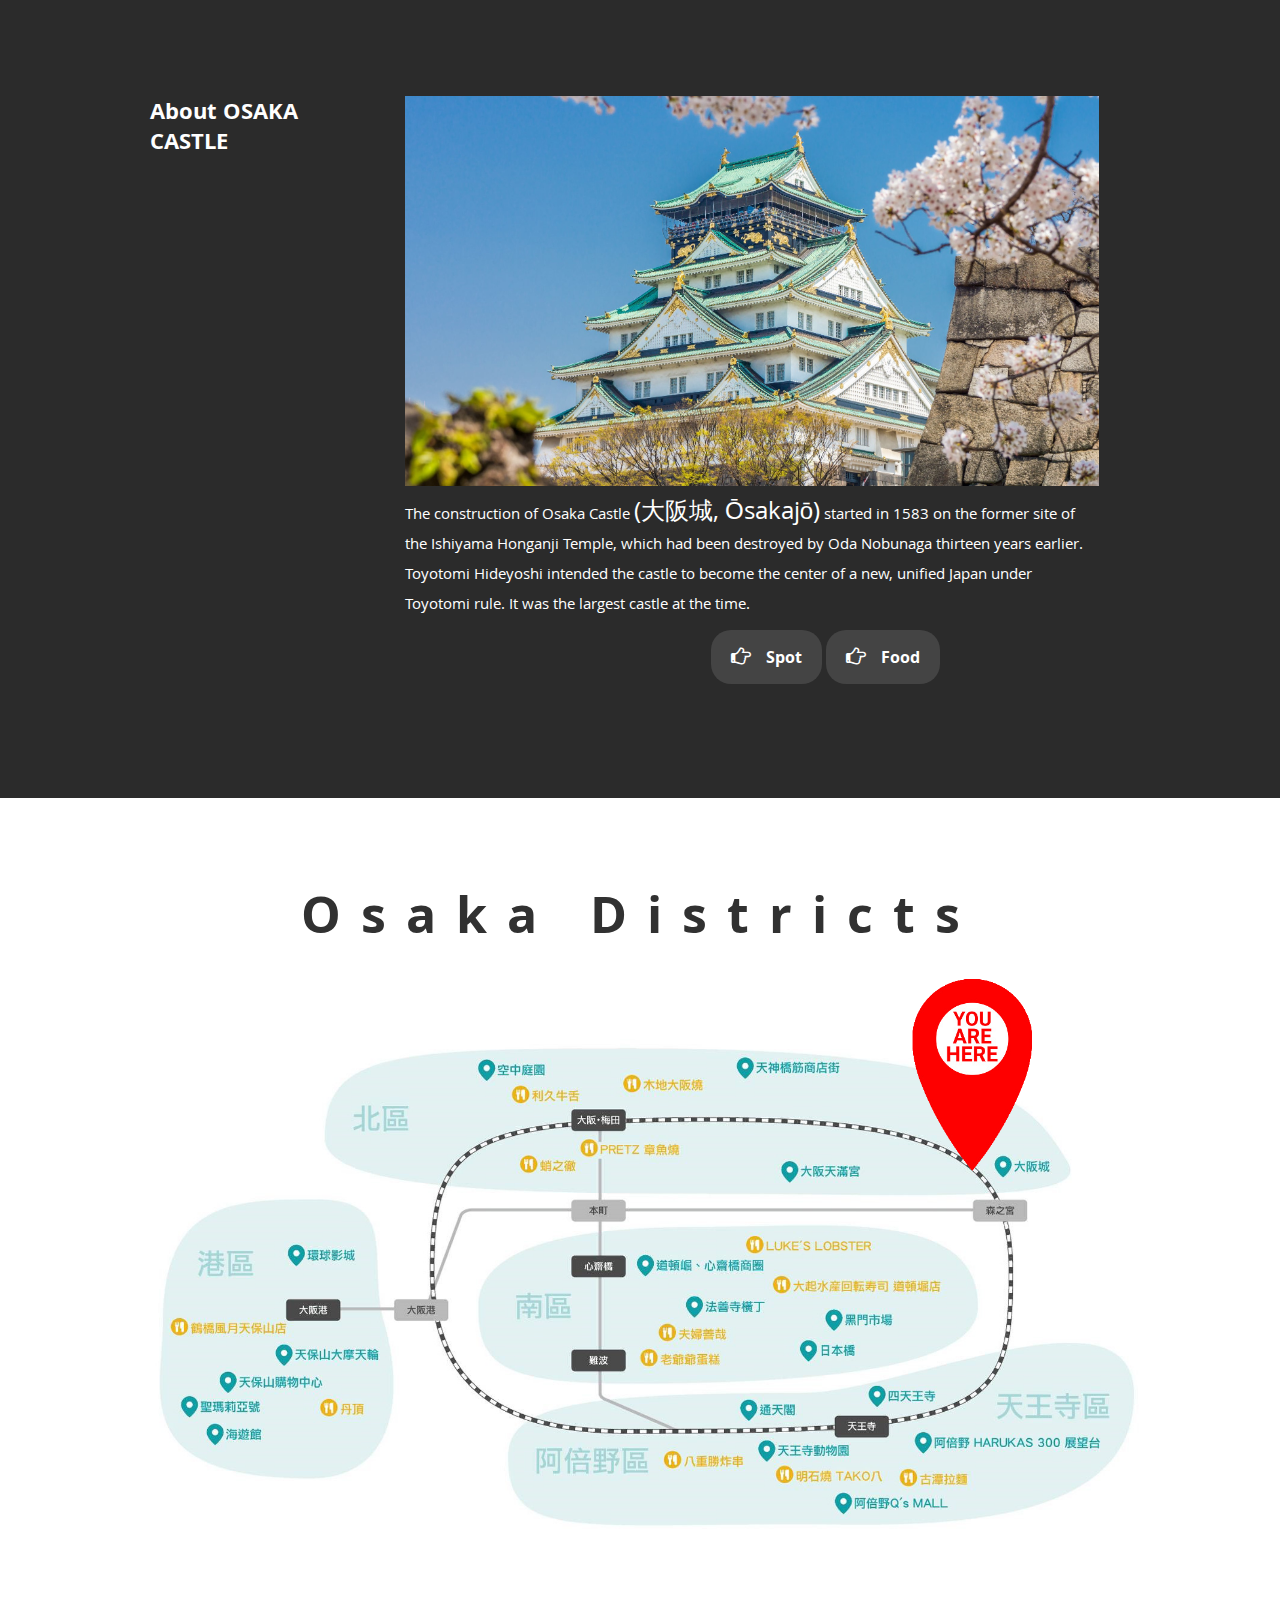
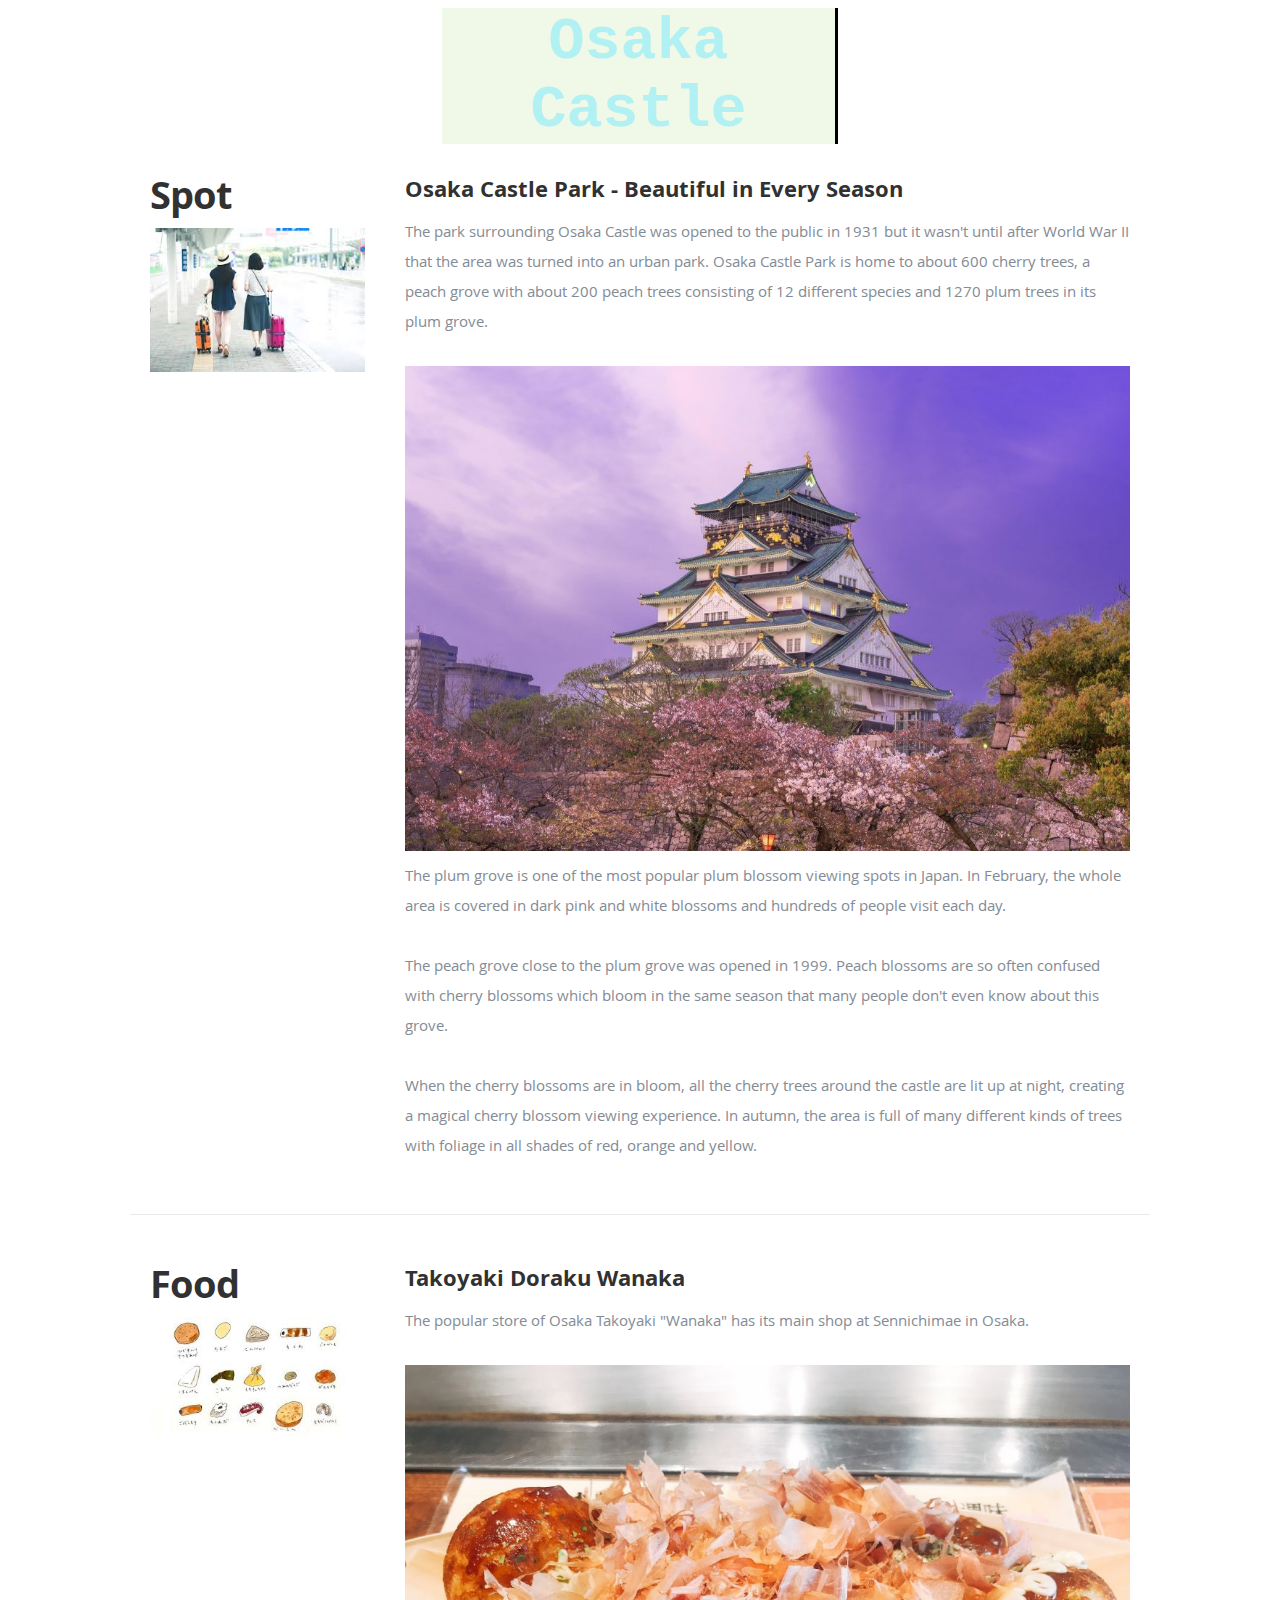
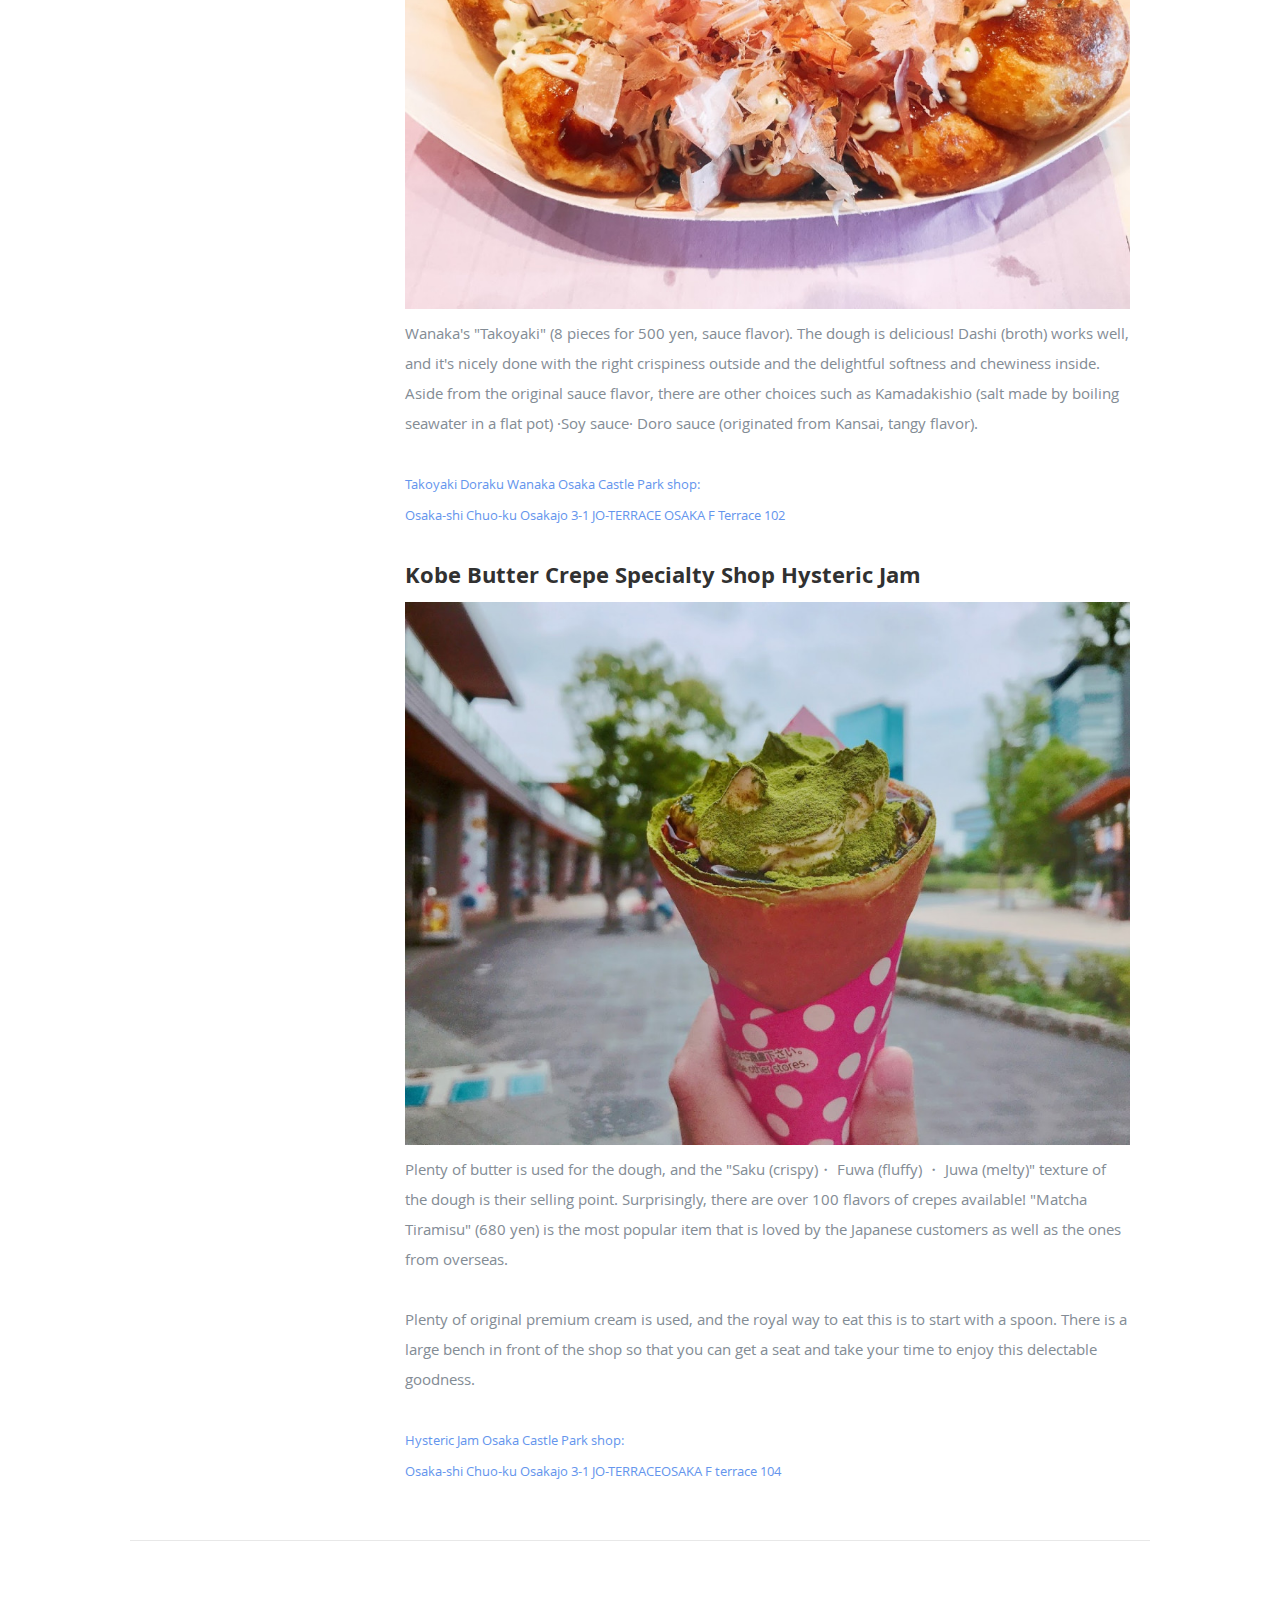
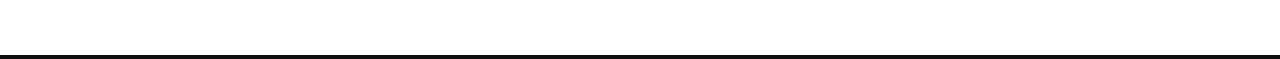
<file: OSAKA_CASTLE.html>
<!DOCTYPE html>

<html class="no-js" lang="en"> <!--<![endif]-->
<head>

   <!--- Basic Page Needs
   ================================================== -->
   <meta charset="utf-8">
	<title>Ceevee - Free Responsive HTML5/CSS3 Template</title>
	<meta name="description" content="">
	<meta name="author" content="">

   <!-- Mobile Specific Metas
   ================================================== -->
	<meta name="viewport" content="width=device-width, initial-scale=1, maximum-scale=1">

	<!-- CSS
    ================================================== -->
    <link rel="stylesheet" href="css/default.css">
	<link rel="stylesheet" href="css/layout.css">

   <!-- Script
   ================================================== -->
	<script src="js/modernizr.js"></script>
	<script type="text/javascript">
	ps=new Array("images/osaka/castle.jpg","images/osaka/castle1.jpg");

	var i=0;
	function hanshu()
	{
	   i++;
	  
	   if(i>=ps.length)
		 i=0;
		document.getElementById("tu").src=ps[i];
	  
	}

	setInterval(hanshu,10000);

	</script>
   <!-- Favicons
	================================================== -->

	<!-- style
	================================================== -->

	<style>

	</style>
</head>

<body>
   <!-- About Section
   ================================================== -->
   
   <section id="about">

      <div class="row">

         <div class="three columns">
			<h2>About OSAKA CASTLE</h2>

         </div>

         <div class="nine columns main-col">
			<div  class="show">
				<div class="wap">
					<div class="box" >
						<img src="images/osaka/castle.jpg" id="tu" width=900px height=200px> </img>  <!--add images-->
					</div>
				</div>
			</div>


            <font color="white">
			
				The construction of Osaka Castle <font size="5">(大阪城, Ōsakajō)</font> started in 1583 on the former site of the Ishiyama
				Honganji Temple, which had been destroyed by Oda Nobunaga thirteen years earlier. Toyotomi Hideyoshi
				intended the castle to become the center of a new, unified Japan under Toyotomi rule. It was the 
				largest castle at the time.
				
            </font>
			
            <div class="row">

               <div class="columns contact-details">
                  <!--<h2>Contact Details</h2>
                  
				   <p class="address">
						   <span>Jonathan Doe</span><br>
						   <span>1600 Amphitheatre Parkway<br>
						         Mountain View, CA 94043 US
                     </span><br>
						   <span>(123)456-7890</span><br>
                     <span>anyone@website.com</span>
					   </p> -->

               </div>

               <div class="columns download">
                  <p>
                     <a href="#spot" class="button"><i class="fa fa-hand-o-right"></i>Spot</a>
					 <a href="#food" class="button"><i class="fa fa-hand-o-right"></i>Food</a>
                  </p>
               </div>
			
            </div> <!-- end row -->
			
   </section> <!-- About Section End-->


   <!-- Districts Section
   ================================================== -->
   <section id="Districts">
	<center><hup> Osaka Districts </hup></center><br/>
	<center><img src="images/osaka/OSAKA CASTLE.png" height="1500" width="1000"> </img></center>

	<center><p class="load-text"> Osaka Castle </p></center><br/>
      <!-- Education
      ----------------------------------------------- -->
      <section id="spot">
	  
	  <div class="row education">

         <div class="three columns header-col">
            <h1><span>Spot</span></h1>
			<img src="images/osaka/spot.jfif"  > </img>

         </div>

         <div class="nine columns main-col">

            <div class="row item">

               <div class="twelve columns">

                  <h3> Osaka Castle Park - Beautiful in Every Season</h3>
				  
                  <p>
                  The park surrounding Osaka Castle was opened to the public in 1931 but it wasn't until after World 
				  War II that the area was turned into an urban park. Osaka Castle Park is home to about 600 cherry 
				  trees, a peach grove with about 200 peach trees consisting of 12 different species and 1270 plum 
				  trees in its plum grove.
				  </p>
				  
				  <img src="images/osaka/castle01.jpg" />
				  
				  <p>
				  The plum grove is one of the most popular plum blossom viewing spots in Japan. In February,
				  the whole area is covered in dark pink and white blossoms and hundreds of people visit each day.  
				  </p>
				  
				  <p>
				  The peach grove close to the plum grove was opened in 1999. Peach blossoms are so often
				  confused with cherry blossoms which bloom in the same season that many people don't
				  even know about this grove. 
				  </p>
				  
				  <p>
				  When the cherry blossoms are in bloom, all the cherry trees around the castle are lit up 
				  at night, creating a magical cherry blossom viewing experience. In autumn, the area is 
				  full of many different kinds of trees with foliage in all shades of red, orange and yellow.
				  </p>

				   
               </div>

            </div> <!-- item end -->

            <!-- <div class="row item">
                  <p>
                     <a href="MINAMI_AREA.html" class="createbutton">Read More <span class="bg"></span> </a>
                  </p> 
               
            </div> --> <!-- item end --> 

         </div> <!-- main-col end -->

      </div> <!-- End Education -->
	  
 </section>
 
 <section id="food">
 
	  <div class="row education">

         <div class="three columns header-col">
            <h1><span>Food</span></h1>
			<img src="images/osaka/food.jfif"  > </img>

         </div>

         <div class="nine columns main-col">

            <div class="row item">

               <div class="twelve columns">

                  <h3> Takoyaki Doraku Wanaka</h3>
				  
                  <p>
                  The popular store of Osaka Takoyaki "Wanaka" has its main shop at Sennichimae in Osaka.
				  </p>
				  
				  <img src="images/osaka/castle04.jpg" width=100% />
				  
				  <p>
				  Wanaka's "Takoyaki" (8 pieces for 500 yen, sauce flavor). The dough is delicious!
				  Dashi (broth) works well, and it's nicely done with the right crispiness outside 
				  and the delightful softness and chewiness inside. Aside from the original sauce
				  flavor, there are other choices such as Kamadakishio (salt made by boiling seawater
				  in a flat pot) ·Soy sauce· Doro sauce (originated from Kansai, tangy flavor).
				  </p>
				  
				  <p>
					<font size=2 color=#6495ED>
						Takoyaki Doraku Wanaka Osaka Castle Park shop: <br />
						Osaka-shi Chuo-ku Osakajo 3-1 JO-TERRACE OSAKA F Terrace 102
					</font>
				  </p>

				  
				  <h3> Kobe Butter Crepe Specialty Shop Hysteric Jam </h3>
				  
				  <img src="images/osaka/castle06.jpg" />
				  <p>
				  Plenty of butter is used for the dough, and the "Saku (crispy)・ Fuwa (fluffy) ・ 
				  Juwa (melty)" texture of the dough is their selling point. Surprisingly, there are
				  over 100 flavors of crepes available! "Matcha Tiramisu" (680 yen) is the most
				  popular item that is loved by the Japanese customers as well as the ones from overseas.
				  </p>
					
				  <p>
				  Plenty of original premium cream is used, and the royal way to eat this is to start
				  with a spoon. There is a large bench in front of the shop so that you can get a seat
				  and take your time to enjoy this delectable goodness.
				  </p>
				  
				  <p>
					 <font size=2 color=#6495ED>
						Hysteric Jam Osaka Castle Park shop:<br />
						Osaka-shi Chuo-ku Osakajo 3-1 JO-TERRACEOSAKA F terrace 104
					 </font>
				  </p>
               </div>

            </div> <!-- item end -->

            <!-- <div class="row item">
                  <p>
                     <a href="MINAMI_AREA.html" class="createbutton">Read More <span class="bg"></span> </a>
                  </p> 
               
            </div> --> <!-- item end --> 

         </div> <!-- main-col end -->

      </div> <!-- End Education -->
	  
	  </section>
	  
	</section>

</body>

</html>
</file>
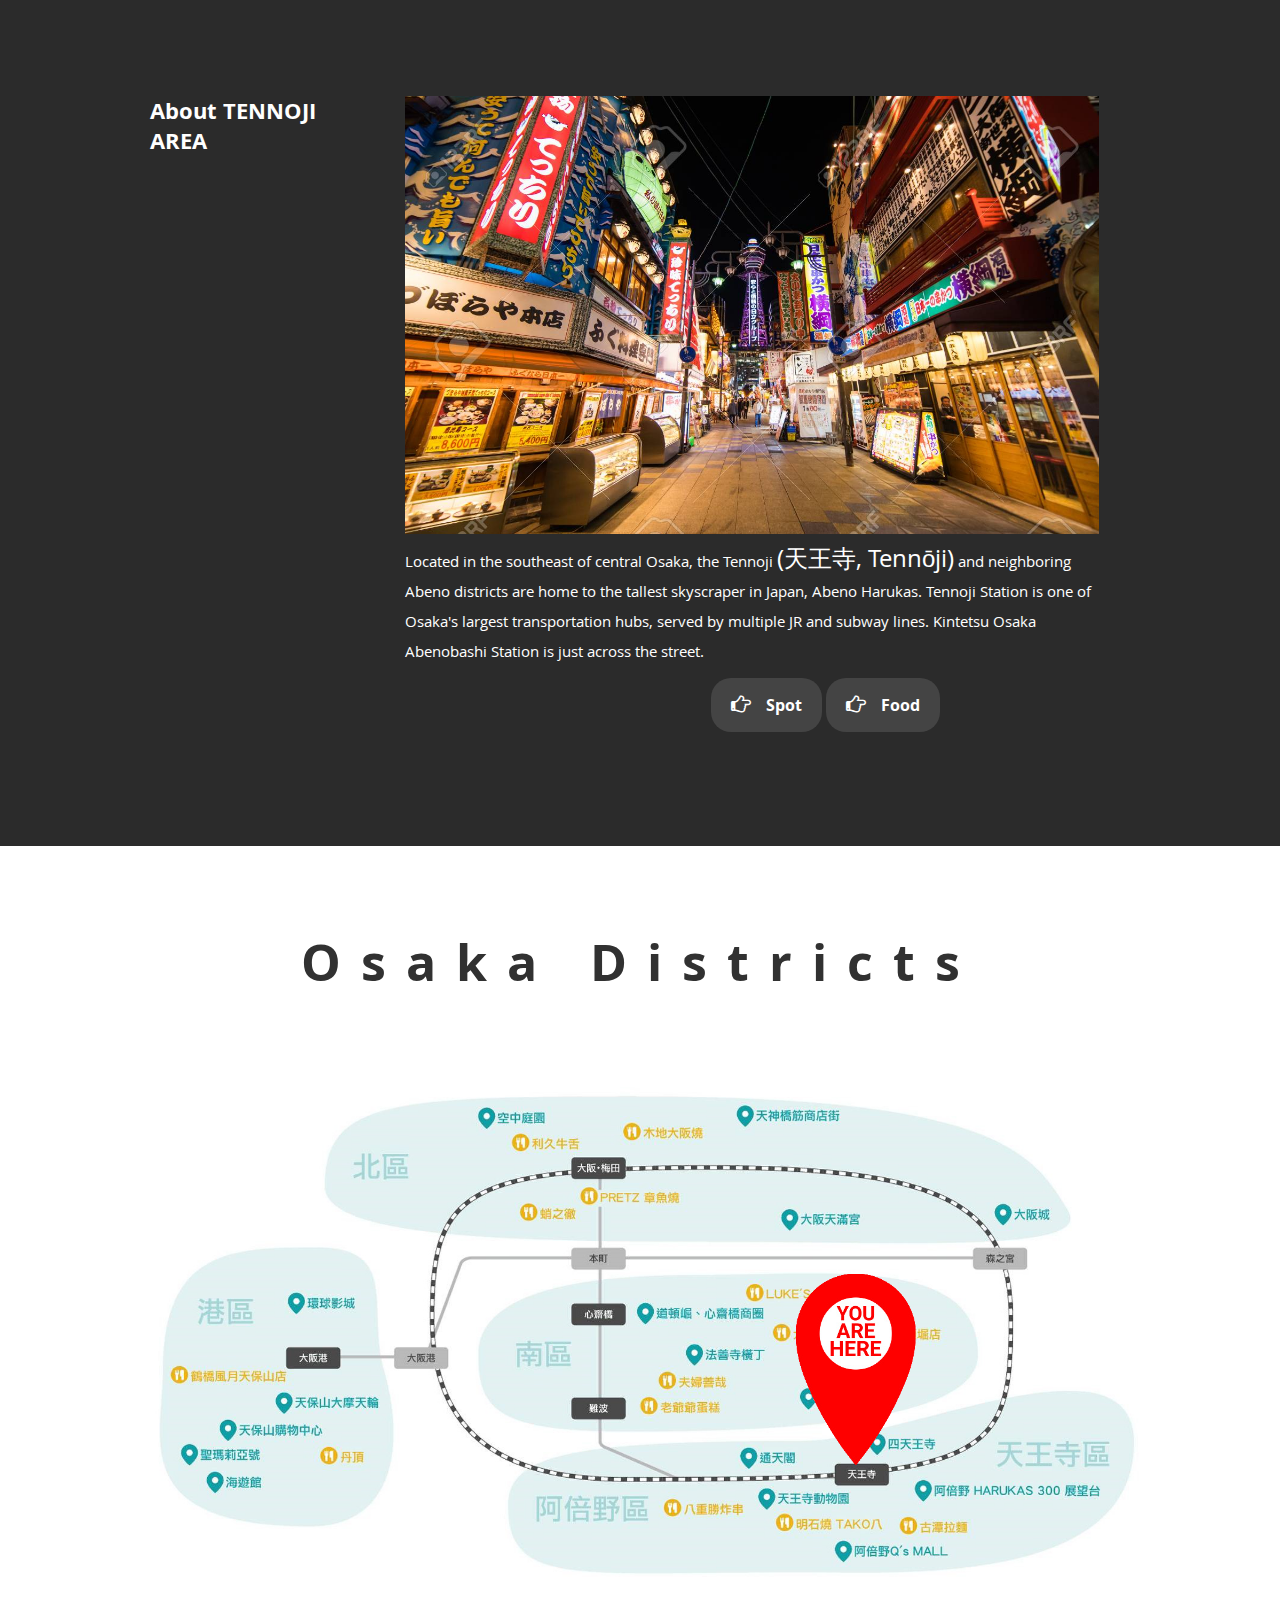
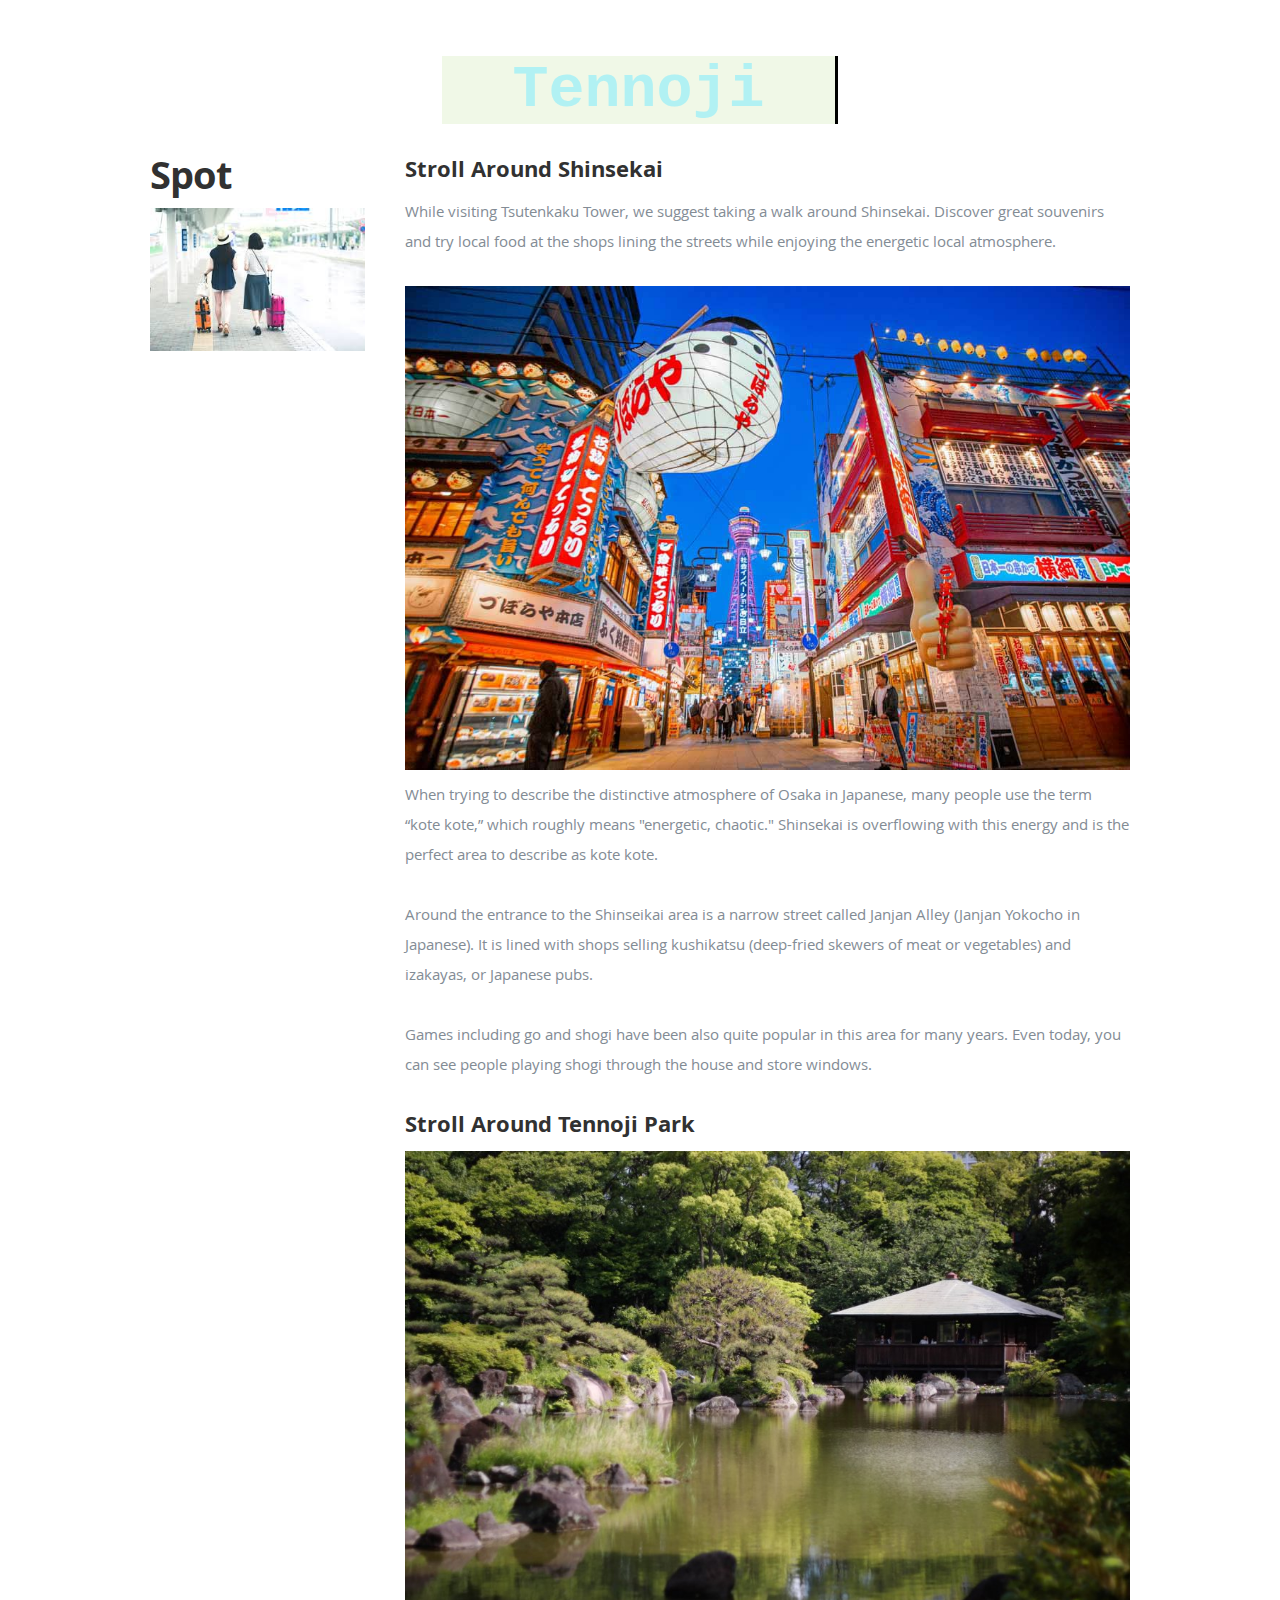
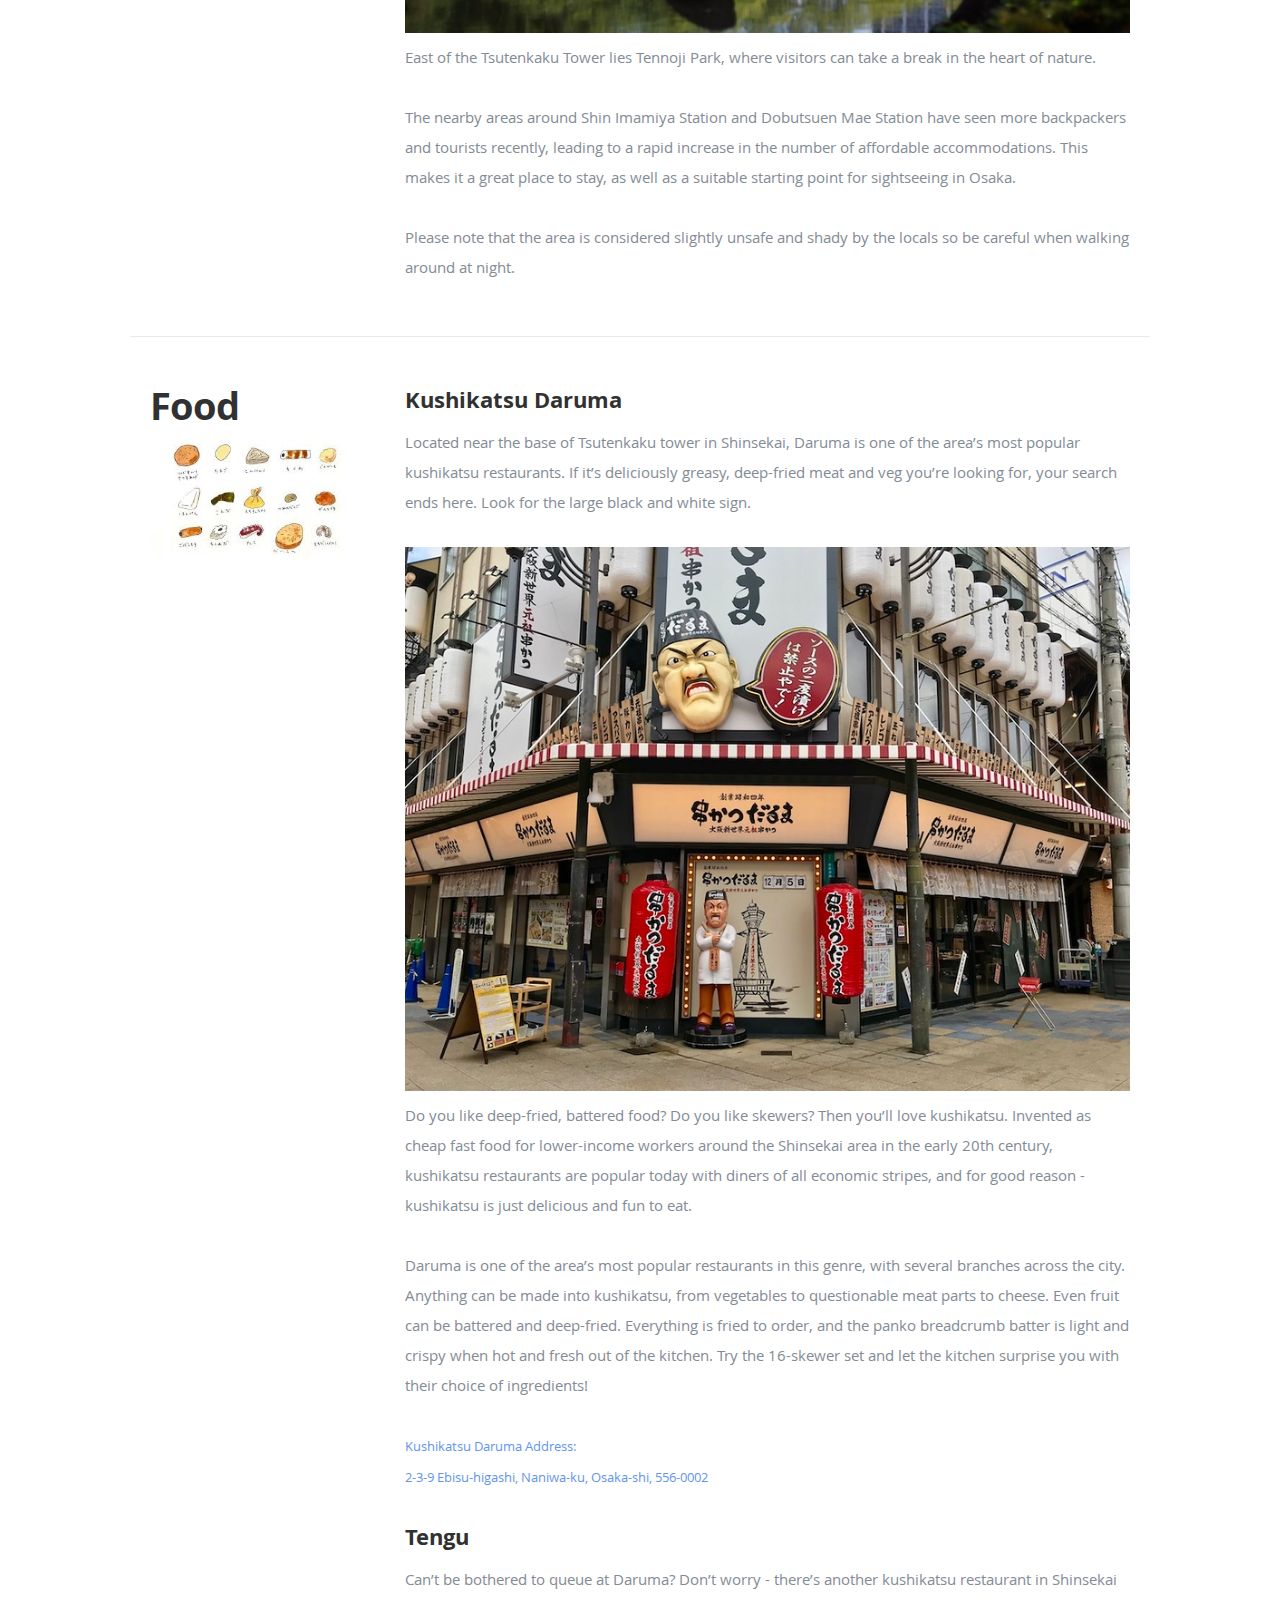
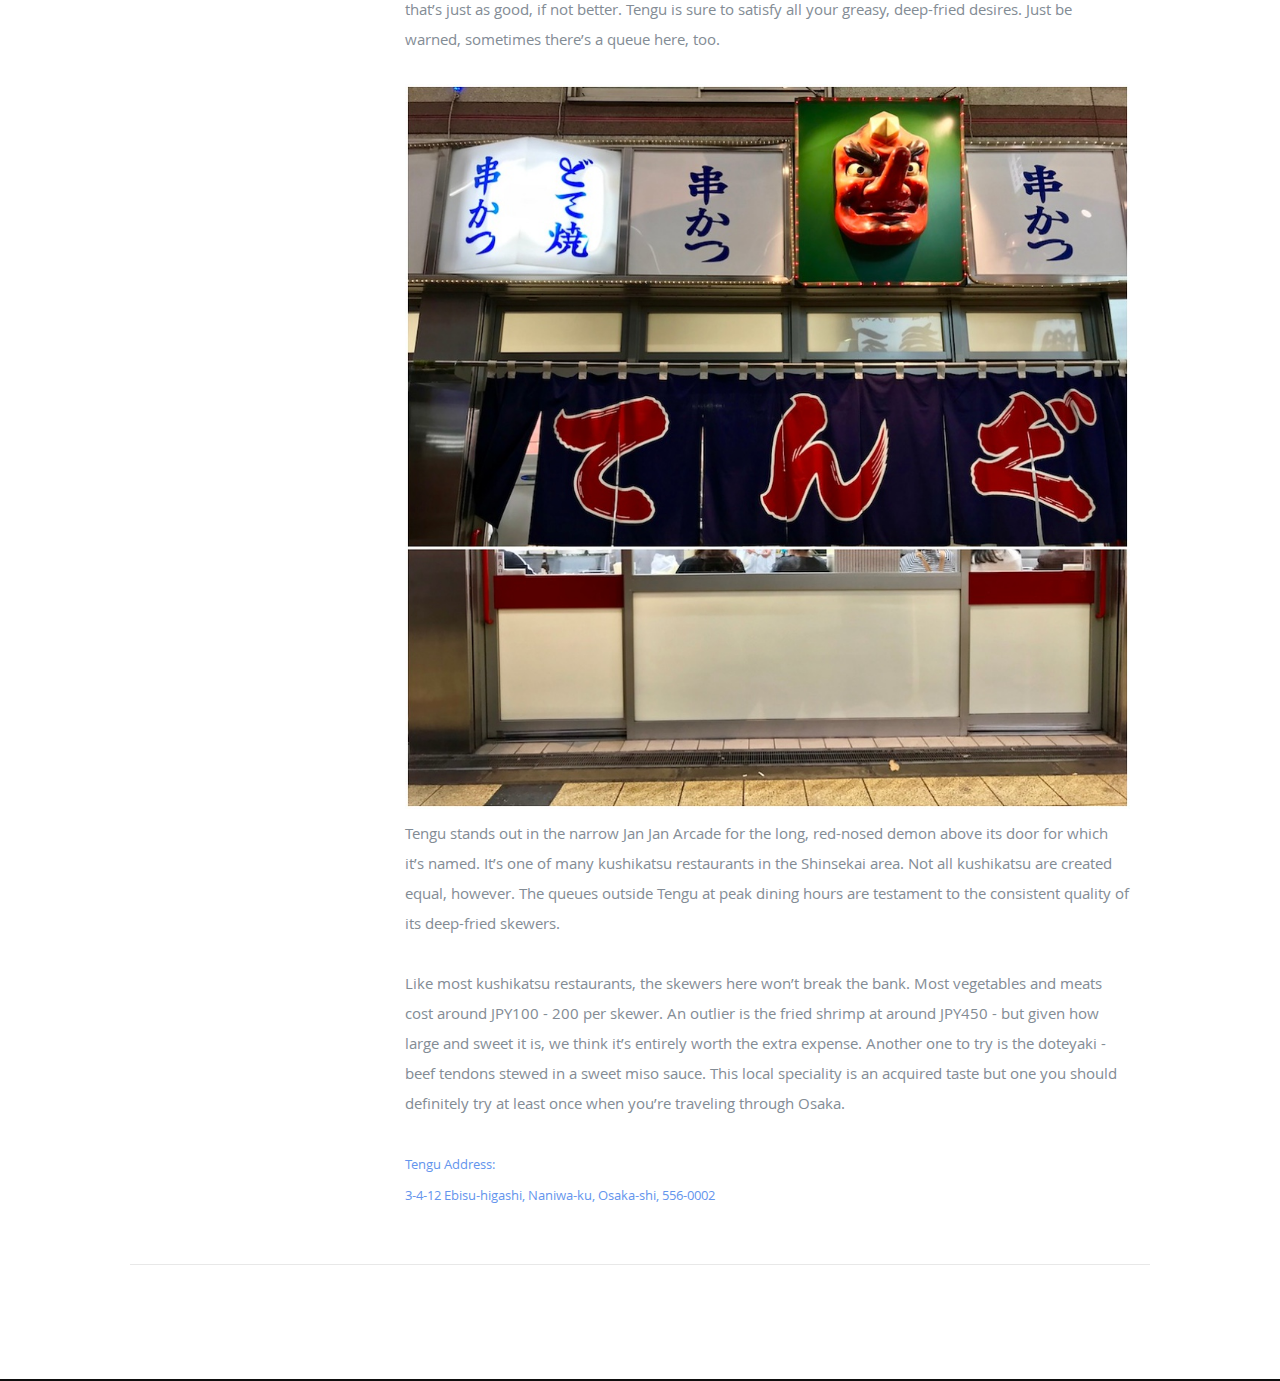
<file: TENNOJI_AREA.html>
<!DOCTYPE html>

<html class="no-js" lang="en"> <!--<![endif]-->
<head>

   <!--- Basic Page Needs
   ================================================== -->
   <meta charset="utf-8">
	<title>Ceevee - Free Responsive HTML5/CSS3 Template</title>
	<meta name="description" content="">
	<meta name="author" content="">

   <!-- Mobile Specific Metas
   ================================================== -->
	<meta name="viewport" content="width=device-width, initial-scale=1, maximum-scale=1">

	<!-- CSS
    ================================================== -->
    <link rel="stylesheet" href="css/default.css">
	<link rel="stylesheet" href="css/layout.css">

   <!-- Script
   ================================================== -->
	<script src="js/modernizr.js"></script>
	<script type="text/javascript">
	ps=new Array("images/osaka/tennoji.jpg","images/osaka/tennoji1.jfif");

	var i=0;
	function hanshu()
	{
	   i++;
	  
	   if(i>=ps.length)
		 i=0;
		document.getElementById("tu").src=ps[i];
	  
	}

	setInterval(hanshu,10000);

	</script>
   <!-- Favicons
	================================================== -->

	<!-- style
	================================================== -->

	<style>

	</style>
</head>

<body>
   <!-- About Section
   ================================================== -->
   
   <section id="about">

      <div class="row">

         <div class="three columns">
			<h2>About TENNOJI AREA</h2>

         </div>

         <div class="nine columns main-col">
			<div  class="show">
				<div class="wap">
					<div class="box" >
						<img src="images/osaka/tennoji.jpg" id="tu" width=900px height=200px> </img>  <!--add images-->
					</div>
				</div>
			</div>


            <font color="white">
			
			   Located in the southeast of central Osaka, the Tennoji <font size="5">(天王寺, Tennōji)</font> and neighboring Abeno districts
			   are home to the tallest skyscraper in Japan, Abeno Harukas. Tennoji Station is one of Osaka's largest 
			   transportation hubs, served by multiple JR and subway lines. Kintetsu Osaka Abenobashi Station is just
			   across the street.
			   
            </font>
			
            <div class="row">

               <div class="columns contact-details">
                  <!--<h2>Contact Details</h2>
                  
				   <p class="address">
						   <span>Jonathan Doe</span><br>
						   <span>1600 Amphitheatre Parkway<br>
						         Mountain View, CA 94043 US
                     </span><br>
						   <span>(123)456-7890</span><br>
                     <span>anyone@website.com</span>
					   </p> -->

               </div>

               <div class="columns download">
                  <p>
                     <a href="#spot" class="button"><i class="fa fa-hand-o-right"></i>Spot</a>
					 <a href="#food" class="button"><i class="fa fa-hand-o-right"></i>Food</a>
                  </p>
               </div>
			
            </div> <!-- end row -->
			
   </section> <!-- About Section End-->


   <!-- Districts Section
   ================================================== -->
   <section id="Districts">
	<center><hup> Osaka Districts </hup></center><br/>
	<center><img src="images/osaka/TENNOJI AREA.png" height="1500" width="1000"> </img></center>

	<center><p class="load-text"> Tennoji </p></center><br/>
      <!-- Education
      ----------------------------------------------- -->
      <section id="spot">
	  
	  <div class="row education">

         <div class="three columns header-col">
            <h1><span>Spot</span></h1>
			<img src="images/osaka/spot.jfif"  > </img>

         </div>

         <div class="nine columns main-col">

            <div class="row item">

               <div class="twelve columns">

                  <h3> Stroll Around Shinsekai</h3>
				  
                  <p>
                  While visiting Tsutenkaku Tower, we suggest taking a walk around Shinsekai. Discover great 
				  souvenirs and try local food at the shops lining the streets while enjoying the energetic 
				  local atmosphere. 
				  </p>
				  
				  <img src="images/osaka/tennoji01.jpg" />
				  
				  <p>
				  When trying to describe the distinctive atmosphere of Osaka in Japanese, many people use 
				  the term “kote kote,” which roughly means "energetic, chaotic." Shinsekai is overflowing
				  with this energy and is the perfect area to describe as kote kote. 
				  </p>
				  
				  <p>
				  Around the entrance to the Shinseikai area is a narrow street called Janjan Alley (Janjan
				  Yokocho in Japanese). It is lined with shops selling kushikatsu (deep-fried skewers of
				  meat or vegetables) and izakayas, or Japanese pubs.
				  </p>
				  
				  <p>
				  Games including go and shogi have been also quite popular in this area for many years.
				  Even today, you can see people playing shogi through the house and store windows.
				  </p>

				  
				  <h3> Stroll Around Tennoji Park </h3>
				  
				  <img src="images/osaka/tennoji02.jpg" />
				  <p>
				  East of the Tsutenkaku Tower lies Tennoji Park, where visitors can take a break in
				  the heart of nature. 
				  </p>
					
				  <p>
				  The nearby areas around Shin Imamiya Station and Dobutsuen Mae Station have seen
				  more backpackers and tourists recently, leading to a rapid increase in the number
				  of affordable accommodations. This makes it a great place to stay, as well as a
				  suitable starting point for sightseeing in Osaka.
				  </p>
				  
				  <p>
				  Please note that the area is considered slightly unsafe and shady by the locals
				  so be careful when walking around at night.
				  </p>
				   
               </div>

            </div> <!-- item end -->

            <!-- <div class="row item">
                  <p>
                     <a href="MINAMI_AREA.html" class="createbutton">Read More <span class="bg"></span> </a>
                  </p> 
               
            </div> --> <!-- item end --> 

         </div> <!-- main-col end -->

      </div> <!-- End Education -->
	  
 </section>
 
 <section id="food">
 
	  <div class="row education">

         <div class="three columns header-col">
            <h1><span>Food</span></h1>
			<img src="images/osaka/food.jfif"  > </img>

         </div>

         <div class="nine columns main-col">

            <div class="row item">

               <div class="twelve columns">

                  <h3> Kushikatsu Daruma</h3>
				  
                  <p>
                  Located near the base of Tsutenkaku tower in Shinsekai, Daruma is one of the area’s
				  most popular kushikatsu restaurants. If it’s deliciously greasy, deep-fried meat 
				  and veg you’re looking for, your search ends here. Look for the large black and white sign. 
				  </p>
				  
				  <img src="images/osaka/tennoji03.jpg" width=100% />
				  
				  <p>
				  Do you like deep-fried, battered food? Do you like skewers? Then you’ll love 
				  kushikatsu. Invented as cheap fast food for lower-income workers around the 
				  Shinsekai area in the early 20th century, kushikatsu restaurants are popular
				  today with diners of all economic stripes, and for good reason - kushikatsu
				  is just delicious and fun to eat.
				  </p>
				  
				  <p>
				  Daruma is one of the area’s most popular restaurants in this genre, with several
				  branches across the city. Anything can be made into kushikatsu, from vegetables 
				  to questionable meat parts to cheese. Even fruit can be battered and deep-fried.
				  Everything is fried to order, and the panko breadcrumb batter is light and crispy
				  when hot and fresh out of the kitchen. Try the 16-skewer set and let the kitchen
				  surprise you with their choice of ingredients!
				  </p>
				  
				  <p>
					<font size=2 color=#6495ED>
						Kushikatsu Daruma Address:<br />
						2-3-9 Ebisu-higashi, Naniwa-ku, Osaka-shi, 556-0002
					</font>
				  </p>

				  
				  <h3> Tengu </h3>
				  
				  <p>
				  Can’t be bothered to queue at Daruma? Don’t worry - there’s another kushikatsu 
				  restaurant in Shinsekai that’s just as good, if not better. Tengu is sure to 
				  satisfy all your greasy, deep-fried desires. Just be warned, sometimes there’s
				  a queue here, too.
				  </p>
				  
				  <img src="images/osaka/tennoji04.jpg" />
					
				  <p>
				  Tengu stands out in the narrow Jan Jan Arcade for the long, red-nosed demon 
				  above its door for which it’s named. It’s one of many kushikatsu restaurants
				  in the Shinsekai area. Not all kushikatsu are created equal, however. The 
				  queues outside Tengu at peak dining hours are testament to the consistent 
				  quality of its deep-fried skewers.
				  </p>
				  
				  <p>
				  Like most kushikatsu restaurants, the skewers here won’t break the bank. Most
				  vegetables and meats cost around JPY100 - 200 per skewer. An outlier is the 
				  fried shrimp at around JPY450 - but given how large and sweet it is, we think
				  it’s entirely worth the extra expense. Another one to try is the doteyaki - beef
				  tendons stewed in a sweet miso sauce. This local speciality is an acquired 
				  taste but one you should definitely try at least once when you’re traveling through Osaka.
				  </p>
				  
				  <p>
					 <font size=2 color=#6495ED>
						Tengu Address:<br />
						3-4-12 Ebisu-higashi, Naniwa-ku, Osaka-shi, 556-0002
					 </font>
				  </p>
               </div>

            </div> <!-- item end -->

            <!-- <div class="row item">
                  <p>
                     <a href="MINAMI_AREA.html" class="createbutton">Read More <span class="bg"></span> </a>
                  </p> 
               
            </div> --> <!-- item end --> 

         </div> <!-- main-col end -->

      </div> <!-- End Education -->
	  
	  </section>
	  
	</section>

</body>

</html>
</file>
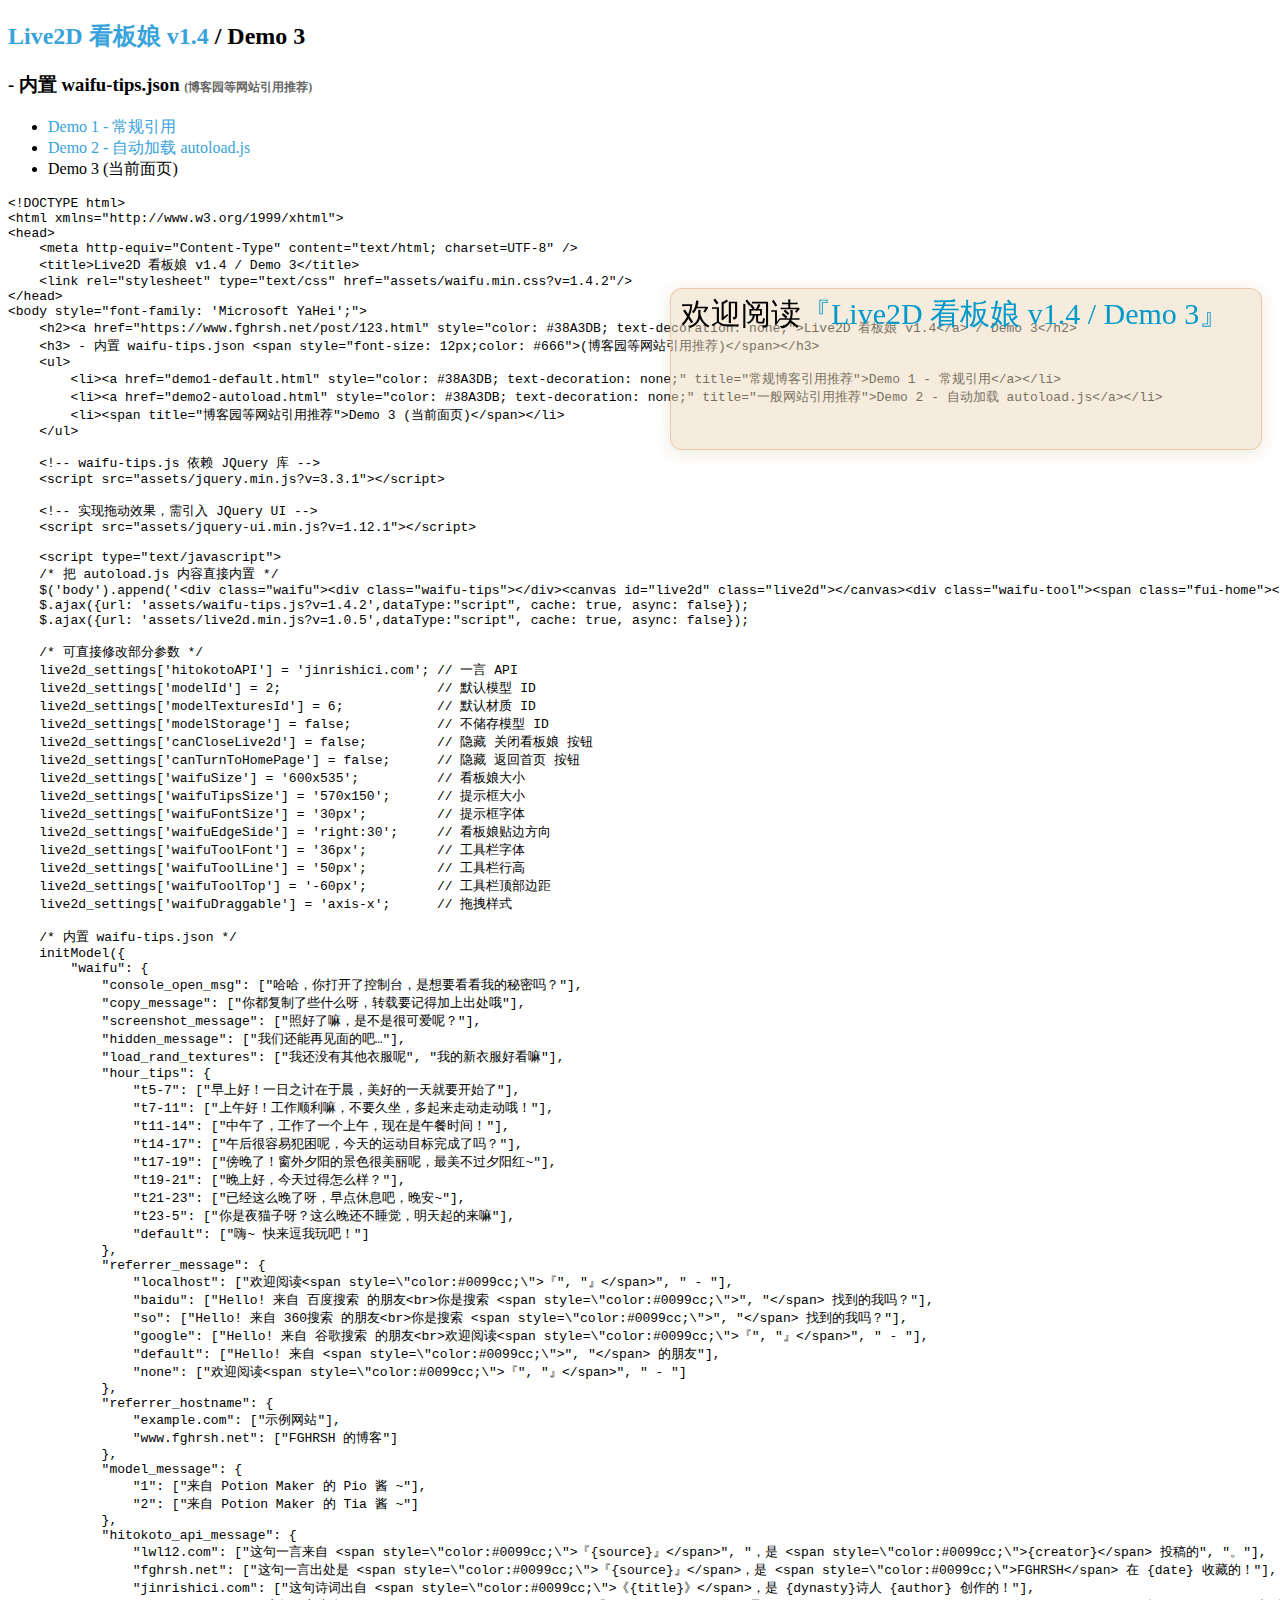
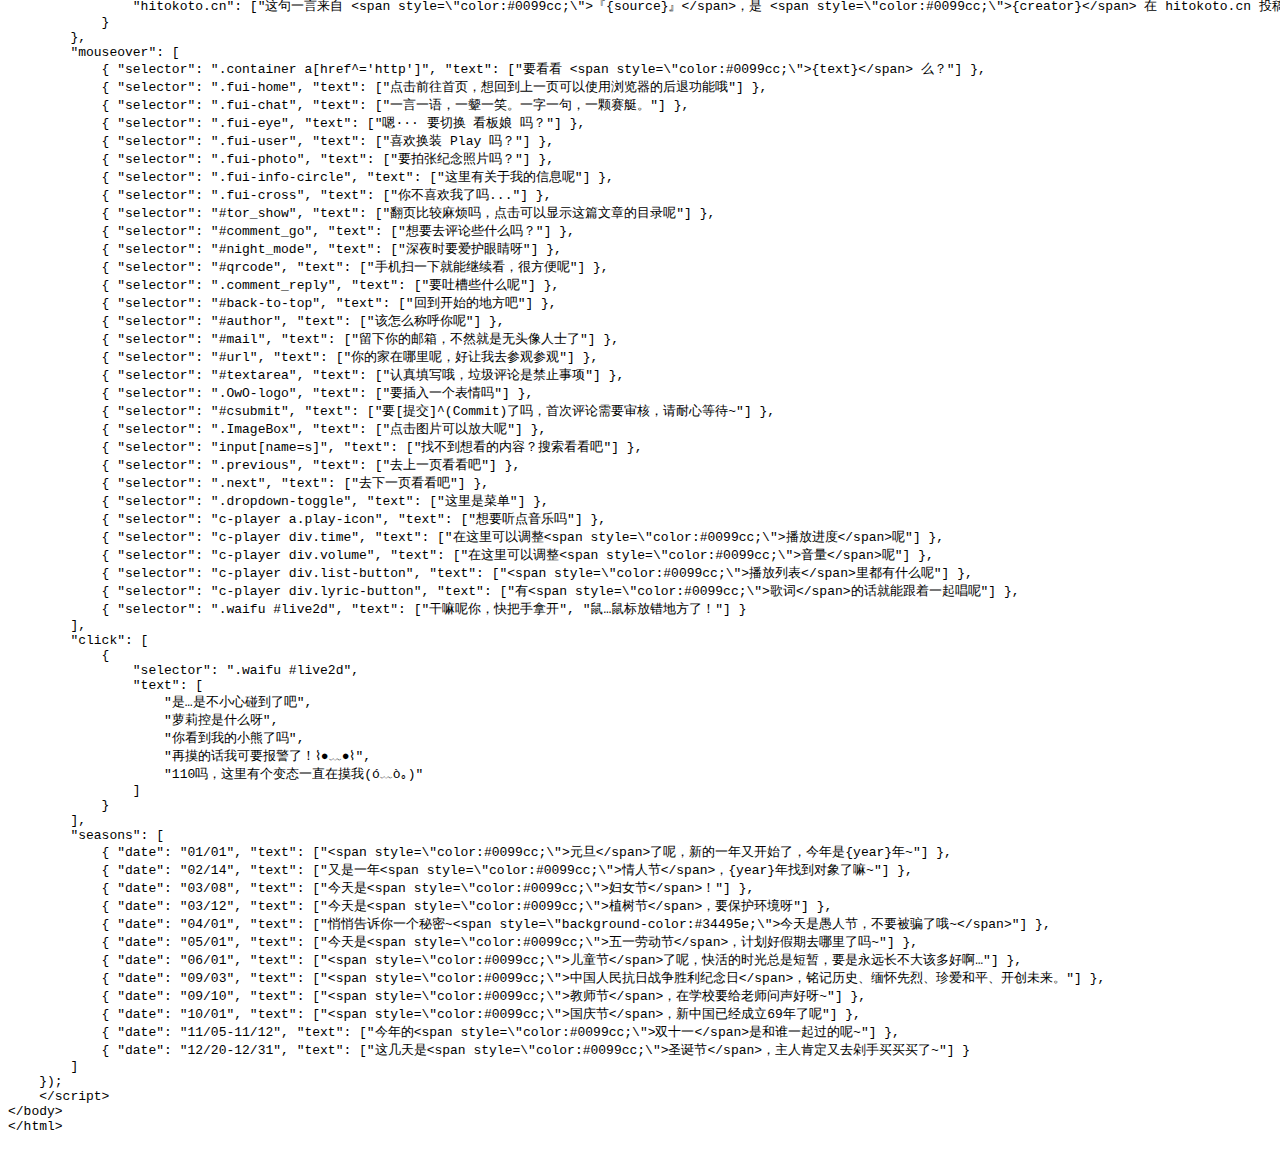
<file: live2d/demo3-waifu-tips.html>
<!DOCTYPE html>
<html xmlns="http://www.w3.org/1999/xhtml">
<head>
    <meta http-equiv="Content-Type" content="text/html; charset=UTF-8" />
    <title>Live2D 看板娘 v1.4 / Demo 3</title>
    <link rel="stylesheet" type="text/css" href="assets/waifu.min.css?v=1.4.2"/>
</head>
<body style="font-family: 'Microsoft YaHei';">
    <h2><a href="https://www.fghrsh.net/post/123.html" style="color: #38A3DB; text-decoration: none;">Live2D 看板娘 v1.4</a> / Demo 3</h2>
    <h3> - 内置 waifu-tips.json <span style="font-size: 12px;color: #666">(博客园等网站引用推荐)</span></h3>
    <ul>
        <li><a href="demo1-default.html" style="color: #38A3DB; text-decoration: none;" title="常规博客引用推荐">Demo 1 - 常规引用</a></li>
        <li><a href="demo2-autoload.html" style="color: #38A3DB; text-decoration: none;" title="一般网站引用推荐">Demo 2 - 自动加载 autoload.js</a></li>
        <li><span title="博客园等网站引用推荐">Demo 3 (当前面页)</span></li>
    </ul>
    
    <code><pre>
&lt;!DOCTYPE html&gt;
&lt;html xmlns=&quot;http://www.w3.org/1999/xhtml&quot;&gt;
&lt;head&gt;
    &lt;meta http-equiv=&quot;Content-Type&quot; content=&quot;text/html; charset=UTF-8&quot; /&gt;
    &lt;title&gt;Live2D 看板娘 v1.4 / Demo 3&lt;/title&gt;
    &lt;link rel=&quot;stylesheet&quot; type=&quot;text/css&quot; href=&quot;assets/waifu.min.css?v=1.4.2&quot;/&gt;
&lt;/head&gt;
&lt;body style=&quot;font-family: &#x27;Microsoft YaHei&#x27;;&quot;&gt;
    &lt;h2&gt;&lt;a href=&quot;https://www.fghrsh.net/post/123.html&quot; style=&quot;color: #38A3DB; text-decoration: none;&quot;&gt;Live2D 看板娘 v1.4&lt;/a&gt; / Demo 3&lt;/h2&gt;
    &lt;h3&gt; - 内置 waifu-tips.json &lt;span style=&quot;font-size: 12px;color: #666&quot;&gt;(博客园等网站引用推荐)&lt;/span&gt;&lt;/h3&gt;
    &lt;ul&gt;
        &lt;li&gt;&lt;a href=&quot;demo1-default.html&quot; style=&quot;color: #38A3DB; text-decoration: none;&quot; title=&quot;常规博客引用推荐&quot;&gt;Demo 1 - 常规引用&lt;/a&gt;&lt;/li&gt;
        &lt;li&gt;&lt;a href=&quot;demo2-autoload.html&quot; style=&quot;color: #38A3DB; text-decoration: none;&quot; title=&quot;一般网站引用推荐&quot;&gt;Demo 2 - 自动加载 autoload.js&lt;/a&gt;&lt;/li&gt;
        &lt;li&gt;&lt;span title=&quot;博客园等网站引用推荐&quot;&gt;Demo 3 (当前面页)&lt;/span&gt;&lt;/li&gt;
    &lt;/ul&gt;
    
    &lt;!-- waifu-tips.js 依赖 JQuery 库 --&gt;
    &lt;script src=&quot;assets/jquery.min.js?v=3.3.1&quot;&gt;&lt;/script&gt;
    
    &lt;!-- 实现拖动效果，需引入 JQuery UI --&gt;
    &lt;script src=&quot;assets/jquery-ui.min.js?v=1.12.1&quot;&gt;&lt;/script&gt;
    
    &lt;script type=&quot;text/javascript&quot;&gt;
    /* 把 autoload.js 内容直接内置 */
    $(&#x27;body&#x27;).append(&#x27;&lt;div class=&quot;waifu&quot;&gt;&lt;div class=&quot;waifu-tips&quot;&gt;&lt;/div&gt;&lt;canvas id=&quot;live2d&quot; class=&quot;live2d&quot;&gt;&lt;/canvas&gt;&lt;div class=&quot;waifu-tool&quot;&gt;&lt;span class=&quot;fui-home&quot;&gt;&lt;/span&gt; &lt;span class=&quot;fui-chat&quot;&gt;&lt;/span&gt; &lt;span class=&quot;fui-eye&quot;&gt;&lt;/span&gt; &lt;span class=&quot;fui-user&quot;&gt;&lt;/span&gt; &lt;span class=&quot;fui-photo&quot;&gt;&lt;/span&gt; &lt;span class=&quot;fui-info-circle&quot;&gt;&lt;/span&gt; &lt;span class=&quot;fui-cross&quot;&gt;&lt;/span&gt;&lt;/div&gt;&lt;/div&gt;&#x27;);
    $.ajax({url: &#x27;assets/waifu-tips.js?v=1.4.2&#x27;,dataType:&quot;script&quot;, cache: true, async: false});
    $.ajax({url: &#x27;assets/live2d.min.js?v=1.0.5&#x27;,dataType:&quot;script&quot;, cache: true, async: false});
        
    /* 可直接修改部分参数 */
    live2d_settings[&#x27;hitokotoAPI&#x27;] = &#x27;jinrishici.com&#x27;; // 一言 API
    live2d_settings[&#x27;modelId&#x27;] = 2;                    // 默认模型 ID
    live2d_settings[&#x27;modelTexturesId&#x27;] = 6;            // 默认材质 ID
    live2d_settings[&#x27;modelStorage&#x27;] = false;           // 不储存模型 ID
    live2d_settings[&#x27;canCloseLive2d&#x27;] = false;         // 隐藏 关闭看板娘 按钮
    live2d_settings[&#x27;canTurnToHomePage&#x27;] = false;      // 隐藏 返回首页 按钮
    live2d_settings[&#x27;waifuSize&#x27;] = &#x27;600x535&#x27;;          // 看板娘大小
    live2d_settings[&#x27;waifuTipsSize&#x27;] = &#x27;570x150&#x27;;      // 提示框大小
    live2d_settings[&#x27;waifuFontSize&#x27;] = &#x27;30px&#x27;;         // 提示框字体
    live2d_settings[&#x27;waifuEdgeSide&#x27;] = &#x27;right:30&#x27;;     // 看板娘贴边方向
    live2d_settings[&#x27;waifuToolFont&#x27;] = &#x27;36px&#x27;;         // 工具栏字体
    live2d_settings[&#x27;waifuToolLine&#x27;] = &#x27;50px&#x27;;         // 工具栏行高
    live2d_settings[&#x27;waifuToolTop&#x27;] = &#x27;-60px&#x27;;         // 工具栏顶部边距
    live2d_settings[&#x27;waifuDraggable&#x27;] = &#x27;axis-x&#x27;;      // 拖拽样式
        
    /* 内置 waifu-tips.json */
    initModel({
        &quot;waifu&quot;: {
            &quot;console_open_msg&quot;: [&quot;哈哈，你打开了控制台，是想要看看我的秘密吗？&quot;],
            &quot;copy_message&quot;: [&quot;你都复制了些什么呀，转载要记得加上出处哦&quot;],
            &quot;screenshot_message&quot;: [&quot;照好了嘛，是不是很可爱呢？&quot;],
            &quot;hidden_message&quot;: [&quot;我们还能再见面的吧…&quot;],
            &quot;load_rand_textures&quot;: [&quot;我还没有其他衣服呢&quot;, &quot;我的新衣服好看嘛&quot;],
            &quot;hour_tips&quot;: {
                &quot;t5-7&quot;: [&quot;早上好！一日之计在于晨，美好的一天就要开始了&quot;],
                &quot;t7-11&quot;: [&quot;上午好！工作顺利嘛，不要久坐，多起来走动走动哦！&quot;],
                &quot;t11-14&quot;: [&quot;中午了，工作了一个上午，现在是午餐时间！&quot;],
                &quot;t14-17&quot;: [&quot;午后很容易犯困呢，今天的运动目标完成了吗？&quot;],
                &quot;t17-19&quot;: [&quot;傍晚了！窗外夕阳的景色很美丽呢，最美不过夕阳红~&quot;],
                &quot;t19-21&quot;: [&quot;晚上好，今天过得怎么样？&quot;],
                &quot;t21-23&quot;: [&quot;已经这么晚了呀，早点休息吧，晚安~&quot;],
                &quot;t23-5&quot;: [&quot;你是夜猫子呀？这么晚还不睡觉，明天起的来嘛&quot;],
                &quot;default&quot;: [&quot;嗨~ 快来逗我玩吧！&quot;]
            },
            &quot;referrer_message&quot;: {
                &quot;localhost&quot;: [&quot;欢迎阅读&lt;span style=\&quot;color:#0099cc;\&quot;&gt;『&quot;, &quot;』&lt;/span&gt;&quot;, &quot; - &quot;],
                &quot;baidu&quot;: [&quot;Hello! 来自 百度搜索 的朋友&lt;br&gt;你是搜索 &lt;span style=\&quot;color:#0099cc;\&quot;&gt;&quot;, &quot;&lt;/span&gt; 找到的我吗？&quot;],
                &quot;so&quot;: [&quot;Hello! 来自 360搜索 的朋友&lt;br&gt;你是搜索 &lt;span style=\&quot;color:#0099cc;\&quot;&gt;&quot;, &quot;&lt;/span&gt; 找到的我吗？&quot;],
                &quot;google&quot;: [&quot;Hello! 来自 谷歌搜索 的朋友&lt;br&gt;欢迎阅读&lt;span style=\&quot;color:#0099cc;\&quot;&gt;『&quot;, &quot;』&lt;/span&gt;&quot;, &quot; - &quot;],
                &quot;default&quot;: [&quot;Hello! 来自 &lt;span style=\&quot;color:#0099cc;\&quot;&gt;&quot;, &quot;&lt;/span&gt; 的朋友&quot;],
                &quot;none&quot;: [&quot;欢迎阅读&lt;span style=\&quot;color:#0099cc;\&quot;&gt;『&quot;, &quot;』&lt;/span&gt;&quot;, &quot; - &quot;]
            },
            &quot;referrer_hostname&quot;: {
                &quot;example.com&quot;: [&quot;示例网站&quot;],
                &quot;www.fghrsh.net&quot;: [&quot;FGHRSH 的博客&quot;]
            },
            &quot;model_message&quot;: {
                &quot;1&quot;: [&quot;来自 Potion Maker 的 Pio 酱 ~&quot;],
                &quot;2&quot;: [&quot;来自 Potion Maker 的 Tia 酱 ~&quot;]  
            },
            &quot;hitokoto_api_message&quot;: {
                &quot;lwl12.com&quot;: [&quot;这句一言来自 &lt;span style=\&quot;color:#0099cc;\&quot;&gt;『{source}』&lt;/span&gt;&quot;, &quot;，是 &lt;span style=\&quot;color:#0099cc;\&quot;&gt;{creator}&lt;/span&gt; 投稿的&quot;, &quot;。&quot;],
                &quot;fghrsh.net&quot;: [&quot;这句一言出处是 &lt;span style=\&quot;color:#0099cc;\&quot;&gt;『{source}』&lt;/span&gt;，是 &lt;span style=\&quot;color:#0099cc;\&quot;&gt;FGHRSH&lt;/span&gt; 在 {date} 收藏的！&quot;],
                &quot;jinrishici.com&quot;: [&quot;这句诗词出自 &lt;span style=\&quot;color:#0099cc;\&quot;&gt;《{title}》&lt;/span&gt;，是 {dynasty}诗人 {author} 创作的！&quot;],
                &quot;hitokoto.cn&quot;: [&quot;这句一言来自 &lt;span style=\&quot;color:#0099cc;\&quot;&gt;『{source}』&lt;/span&gt;，是 &lt;span style=\&quot;color:#0099cc;\&quot;&gt;{creator}&lt;/span&gt; 在 hitokoto.cn 投稿的。&quot;]
            }
        },
        &quot;mouseover&quot;: [
            { &quot;selector&quot;: &quot;.container a[href^=&#x27;http&#x27;]&quot;, &quot;text&quot;: [&quot;要看看 &lt;span style=\&quot;color:#0099cc;\&quot;&gt;{text}&lt;/span&gt; 么？&quot;] },
            { &quot;selector&quot;: &quot;.fui-home&quot;, &quot;text&quot;: [&quot;点击前往首页，想回到上一页可以使用浏览器的后退功能哦&quot;] },
            { &quot;selector&quot;: &quot;.fui-chat&quot;, &quot;text&quot;: [&quot;一言一语，一颦一笑。一字一句，一颗赛艇。&quot;] },
            { &quot;selector&quot;: &quot;.fui-eye&quot;, &quot;text&quot;: [&quot;嗯··· 要切换 看板娘 吗？&quot;] },
            { &quot;selector&quot;: &quot;.fui-user&quot;, &quot;text&quot;: [&quot;喜欢换装 Play 吗？&quot;] },
            { &quot;selector&quot;: &quot;.fui-photo&quot;, &quot;text&quot;: [&quot;要拍张纪念照片吗？&quot;] },
            { &quot;selector&quot;: &quot;.fui-info-circle&quot;, &quot;text&quot;: [&quot;这里有关于我的信息呢&quot;] },
            { &quot;selector&quot;: &quot;.fui-cross&quot;, &quot;text&quot;: [&quot;你不喜欢我了吗...&quot;] },
            { &quot;selector&quot;: &quot;#tor_show&quot;, &quot;text&quot;: [&quot;翻页比较麻烦吗，点击可以显示这篇文章的目录呢&quot;] },
            { &quot;selector&quot;: &quot;#comment_go&quot;, &quot;text&quot;: [&quot;想要去评论些什么吗？&quot;] },
            { &quot;selector&quot;: &quot;#night_mode&quot;, &quot;text&quot;: [&quot;深夜时要爱护眼睛呀&quot;] },
            { &quot;selector&quot;: &quot;#qrcode&quot;, &quot;text&quot;: [&quot;手机扫一下就能继续看，很方便呢&quot;] },
            { &quot;selector&quot;: &quot;.comment_reply&quot;, &quot;text&quot;: [&quot;要吐槽些什么呢&quot;] },
            { &quot;selector&quot;: &quot;#back-to-top&quot;, &quot;text&quot;: [&quot;回到开始的地方吧&quot;] },
            { &quot;selector&quot;: &quot;#author&quot;, &quot;text&quot;: [&quot;该怎么称呼你呢&quot;] },
            { &quot;selector&quot;: &quot;#mail&quot;, &quot;text&quot;: [&quot;留下你的邮箱，不然就是无头像人士了&quot;] },
            { &quot;selector&quot;: &quot;#url&quot;, &quot;text&quot;: [&quot;你的家在哪里呢，好让我去参观参观&quot;] },
            { &quot;selector&quot;: &quot;#textarea&quot;, &quot;text&quot;: [&quot;认真填写哦，垃圾评论是禁止事项&quot;] },
            { &quot;selector&quot;: &quot;.OwO-logo&quot;, &quot;text&quot;: [&quot;要插入一个表情吗&quot;] },
            { &quot;selector&quot;: &quot;#csubmit&quot;, &quot;text&quot;: [&quot;要[提交]^(Commit)了吗，首次评论需要审核，请耐心等待~&quot;] },
            { &quot;selector&quot;: &quot;.ImageBox&quot;, &quot;text&quot;: [&quot;点击图片可以放大呢&quot;] },
            { &quot;selector&quot;: &quot;input[name=s]&quot;, &quot;text&quot;: [&quot;找不到想看的内容？搜索看看吧&quot;] },
            { &quot;selector&quot;: &quot;.previous&quot;, &quot;text&quot;: [&quot;去上一页看看吧&quot;] },
            { &quot;selector&quot;: &quot;.next&quot;, &quot;text&quot;: [&quot;去下一页看看吧&quot;] },
            { &quot;selector&quot;: &quot;.dropdown-toggle&quot;, &quot;text&quot;: [&quot;这里是菜单&quot;] },
            { &quot;selector&quot;: &quot;c-player a.play-icon&quot;, &quot;text&quot;: [&quot;想要听点音乐吗&quot;] },
            { &quot;selector&quot;: &quot;c-player div.time&quot;, &quot;text&quot;: [&quot;在这里可以调整&lt;span style=\&quot;color:#0099cc;\&quot;&gt;播放进度&lt;/span&gt;呢&quot;] },
            { &quot;selector&quot;: &quot;c-player div.volume&quot;, &quot;text&quot;: [&quot;在这里可以调整&lt;span style=\&quot;color:#0099cc;\&quot;&gt;音量&lt;/span&gt;呢&quot;] },
            { &quot;selector&quot;: &quot;c-player div.list-button&quot;, &quot;text&quot;: [&quot;&lt;span style=\&quot;color:#0099cc;\&quot;&gt;播放列表&lt;/span&gt;里都有什么呢&quot;] },
            { &quot;selector&quot;: &quot;c-player div.lyric-button&quot;, &quot;text&quot;: [&quot;有&lt;span style=\&quot;color:#0099cc;\&quot;&gt;歌词&lt;/span&gt;的话就能跟着一起唱呢&quot;] },
            { &quot;selector&quot;: &quot;.waifu #live2d&quot;, &quot;text&quot;: [&quot;干嘛呢你，快把手拿开&quot;, &quot;鼠…鼠标放错地方了！&quot;] }
        ],
        &quot;click&quot;: [
            {
                &quot;selector&quot;: &quot;.waifu #live2d&quot;,
                &quot;text&quot;: [
                    &quot;是…是不小心碰到了吧&quot;,
                    &quot;萝莉控是什么呀&quot;,
                    &quot;你看到我的小熊了吗&quot;,
                    &quot;再摸的话我可要报警了！⌇●﹏●⌇&quot;,
                    &quot;110吗，这里有个变态一直在摸我(ó﹏ò｡)&quot;
                ]
            }
        ],
        &quot;seasons&quot;: [
            { &quot;date&quot;: &quot;01/01&quot;, &quot;text&quot;: [&quot;&lt;span style=\&quot;color:#0099cc;\&quot;&gt;元旦&lt;/span&gt;了呢，新的一年又开始了，今年是{year}年~&quot;] },
            { &quot;date&quot;: &quot;02/14&quot;, &quot;text&quot;: [&quot;又是一年&lt;span style=\&quot;color:#0099cc;\&quot;&gt;情人节&lt;/span&gt;，{year}年找到对象了嘛~&quot;] },
            { &quot;date&quot;: &quot;03/08&quot;, &quot;text&quot;: [&quot;今天是&lt;span style=\&quot;color:#0099cc;\&quot;&gt;妇女节&lt;/span&gt;！&quot;] },
            { &quot;date&quot;: &quot;03/12&quot;, &quot;text&quot;: [&quot;今天是&lt;span style=\&quot;color:#0099cc;\&quot;&gt;植树节&lt;/span&gt;，要保护环境呀&quot;] },
            { &quot;date&quot;: &quot;04/01&quot;, &quot;text&quot;: [&quot;悄悄告诉你一个秘密~&lt;span style=\&quot;background-color:#34495e;\&quot;&gt;今天是愚人节，不要被骗了哦~&lt;/span&gt;&quot;] },
            { &quot;date&quot;: &quot;05/01&quot;, &quot;text&quot;: [&quot;今天是&lt;span style=\&quot;color:#0099cc;\&quot;&gt;五一劳动节&lt;/span&gt;，计划好假期去哪里了吗~&quot;] },
            { &quot;date&quot;: &quot;06/01&quot;, &quot;text&quot;: [&quot;&lt;span style=\&quot;color:#0099cc;\&quot;&gt;儿童节&lt;/span&gt;了呢，快活的时光总是短暂，要是永远长不大该多好啊…&quot;] },
            { &quot;date&quot;: &quot;09/03&quot;, &quot;text&quot;: [&quot;&lt;span style=\&quot;color:#0099cc;\&quot;&gt;中国人民抗日战争胜利纪念日&lt;/span&gt;，铭记历史、缅怀先烈、珍爱和平、开创未来。&quot;] },
            { &quot;date&quot;: &quot;09/10&quot;, &quot;text&quot;: [&quot;&lt;span style=\&quot;color:#0099cc;\&quot;&gt;教师节&lt;/span&gt;，在学校要给老师问声好呀~&quot;] },
            { &quot;date&quot;: &quot;10/01&quot;, &quot;text&quot;: [&quot;&lt;span style=\&quot;color:#0099cc;\&quot;&gt;国庆节&lt;/span&gt;，新中国已经成立69年了呢&quot;] },
            { &quot;date&quot;: &quot;11/05-11/12&quot;, &quot;text&quot;: [&quot;今年的&lt;span style=\&quot;color:#0099cc;\&quot;&gt;双十一&lt;/span&gt;是和谁一起过的呢~&quot;] },
            { &quot;date&quot;: &quot;12/20-12/31&quot;, &quot;text&quot;: [&quot;这几天是&lt;span style=\&quot;color:#0099cc;\&quot;&gt;圣诞节&lt;/span&gt;，主人肯定又去剁手买买买了~&quot;] }
        ]
    });
    &lt;/script&gt;
&lt;/body&gt;
&lt;/html&gt;
    </pre></code>
    
    <!-- waifu-tips.js 依赖 JQuery 库 -->
    <script src="assets/jquery.min.js?v=3.3.1"></script>
    
    <!-- 实现拖动效果，需引入 JQuery UI -->
    <script src="assets/jquery-ui.min.js?v=1.12.1"></script>
    
    <script type="text/javascript">
    /* 把 autoload.js 内容直接内置 */
    $('body').append('<div class="waifu"><div class="waifu-tips"></div><canvas id="live2d" class="live2d"></canvas><div class="waifu-tool"><span class="fui-home"></span> <span class="fui-chat"></span> <span class="fui-eye"></span> <span class="fui-user"></span> <span class="fui-photo"></span> <span class="fui-info-circle"></span> <span class="fui-cross"></span></div></div>');
    $.ajax({url: 'assets/waifu-tips.js?v=1.4.2',dataType:"script", cache: true, async: false});
    $.ajax({url: 'assets/live2d.min.js?v=1.0.5',dataType:"script", cache: true, async: false});
        
    /* 可直接修改部分参数 */
    live2d_settings['hitokotoAPI'] = 'jinrishici.com'; // 一言 API
    live2d_settings['modelId'] = 2;                    // 默认模型 ID
    live2d_settings['modelTexturesId'] = 6;            // 默认材质 ID
    live2d_settings['modelStorage'] = false;           // 不储存模型 ID
    live2d_settings['canCloseLive2d'] = false;         // 隐藏 关闭看板娘 按钮
    live2d_settings['canTurnToHomePage'] = false;      // 隐藏 返回首页 按钮
    live2d_settings['waifuSize'] = '600x535';          // 看板娘大小
    live2d_settings['waifuTipsSize'] = '570x150';      // 提示框大小
    live2d_settings['waifuFontSize'] = '30px';         // 提示框字体
    live2d_settings['waifuEdgeSide'] = 'right:30';     // 看板娘贴边方向
    live2d_settings['waifuToolFont'] = '36px';         // 工具栏字体
    live2d_settings['waifuToolLine'] = '50px';         // 工具栏行高
    live2d_settings['waifuToolTop'] = '-60px';         // 工具栏顶部边距
    live2d_settings['waifuDraggable'] = 'axis-x';      // 拖拽样式
        
    /* 内置 waifu-tips.json */
    initModel({
        "waifu": {
            "console_open_msg": ["哈哈，你打开了控制台，是想要看看我的秘密吗？"],
            "copy_message": ["你都复制了些什么呀，转载要记得加上出处哦"],
            "screenshot_message": ["照好了嘛，是不是很可爱呢？"],
            "hidden_message": ["我们还能再见面的吧…"],
            "load_rand_textures": ["我还没有其他衣服呢", "我的新衣服好看嘛"],
            "hour_tips": {
                "t5-7": ["早上好！一日之计在于晨，美好的一天就要开始了"],
                "t7-11": ["上午好！工作顺利嘛，不要久坐，多起来走动走动哦！"],
                "t11-14": ["中午了，工作了一个上午，现在是午餐时间！"],
                "t14-17": ["午后很容易犯困呢，今天的运动目标完成了吗？"],
                "t17-19": ["傍晚了！窗外夕阳的景色很美丽呢，最美不过夕阳红~"],
                "t19-21": ["晚上好，今天过得怎么样？"],
                "t21-23": ["已经这么晚了呀，早点休息吧，晚安~"],
                "t23-5": ["你是夜猫子呀？这么晚还不睡觉，明天起的来嘛"],
                "default": ["嗨~ 快来逗我玩吧！"]
            },
            "referrer_message": {
                "localhost": ["欢迎阅读<span style=\"color:#0099cc;\">『", "』</span>", " - "],
                "baidu": ["Hello! 来自 百度搜索 的朋友<br>你是搜索 <span style=\"color:#0099cc;\">", "</span> 找到的我吗？"],
                "so": ["Hello! 来自 360搜索 的朋友<br>你是搜索 <span style=\"color:#0099cc;\">", "</span> 找到的我吗？"],
                "google": ["Hello! 来自 谷歌搜索 的朋友<br>欢迎阅读<span style=\"color:#0099cc;\">『", "』</span>", " - "],
                "default": ["Hello! 来自 <span style=\"color:#0099cc;\">", "</span> 的朋友"],
                "none": ["欢迎阅读<span style=\"color:#0099cc;\">『", "』</span>", " - "]
            },
            "referrer_hostname": {
                "example.com": ["示例网站"],
                "www.fghrsh.net": ["FGHRSH 的博客"]
            },
            "model_message": {
                "1": ["来自 Potion Maker 的 Pio 酱 ~"],
                "2": ["来自 Potion Maker 的 Tia 酱 ~"]  
            },
            "hitokoto_api_message": {
                "lwl12.com": ["这句一言来自 <span style=\"color:#0099cc;\">『{source}』</span>", "，是 <span style=\"color:#0099cc;\">{creator}</span> 投稿的", "。"],
                "fghrsh.net": ["这句一言出处是 <span style=\"color:#0099cc;\">『{source}』</span>，是 <span style=\"color:#0099cc;\">FGHRSH</span> 在 {date} 收藏的！"],
                "jinrishici.com": ["这句诗词出自 <span style=\"color:#0099cc;\">《{title}》</span>，是 {dynasty}诗人 {author} 创作的！"],
                "hitokoto.cn": ["这句一言来自 <span style=\"color:#0099cc;\">『{source}』</span>，是 <span style=\"color:#0099cc;\">{creator}</span> 在 hitokoto.cn 投稿的。"]
            }
        },
        "mouseover": [
            { "selector": ".container a[href^='http']", "text": ["要看看 <span style=\"color:#0099cc;\">{text}</span> 么？"] },
            { "selector": ".fui-home", "text": ["点击前往首页，想回到上一页可以使用浏览器的后退功能哦"] },
            { "selector": ".fui-chat", "text": ["一言一语，一颦一笑。一字一句，一颗赛艇。"] },
            { "selector": ".fui-eye", "text": ["嗯··· 要切换 看板娘 吗？"] },
            { "selector": ".fui-user", "text": ["喜欢换装 Play 吗？"] },
            { "selector": ".fui-photo", "text": ["要拍张纪念照片吗？"] },
            { "selector": ".fui-info-circle", "text": ["这里有关于我的信息呢"] },
            { "selector": ".fui-cross", "text": ["你不喜欢我了吗..."] },
            { "selector": "#tor_show", "text": ["翻页比较麻烦吗，点击可以显示这篇文章的目录呢"] },
            { "selector": "#comment_go", "text": ["想要去评论些什么吗？"] },
            { "selector": "#night_mode", "text": ["深夜时要爱护眼睛呀"] },
            { "selector": "#qrcode", "text": ["手机扫一下就能继续看，很方便呢"] },
            { "selector": ".comment_reply", "text": ["要吐槽些什么呢"] },
            { "selector": "#back-to-top", "text": ["回到开始的地方吧"] },
            { "selector": "#author", "text": ["该怎么称呼你呢"] },
            { "selector": "#mail", "text": ["留下你的邮箱，不然就是无头像人士了"] },
            { "selector": "#url", "text": ["你的家在哪里呢，好让我去参观参观"] },
            { "selector": "#textarea", "text": ["认真填写哦，垃圾评论是禁止事项"] },
            { "selector": ".OwO-logo", "text": ["要插入一个表情吗"] },
            { "selector": "#csubmit", "text": ["要[提交]^(Commit)了吗，首次评论需要审核，请耐心等待~"] },
            { "selector": ".ImageBox", "text": ["点击图片可以放大呢"] },
            { "selector": "input[name=s]", "text": ["找不到想看的内容？搜索看看吧"] },
            { "selector": ".previous", "text": ["去上一页看看吧"] },
            { "selector": ".next", "text": ["去下一页看看吧"] },
            { "selector": ".dropdown-toggle", "text": ["这里是菜单"] },
            { "selector": "c-player a.play-icon", "text": ["想要听点音乐吗"] },
            { "selector": "c-player div.time", "text": ["在这里可以调整<span style=\"color:#0099cc;\">播放进度</span>呢"] },
            { "selector": "c-player div.volume", "text": ["在这里可以调整<span style=\"color:#0099cc;\">音量</span>呢"] },
            { "selector": "c-player div.list-button", "text": ["<span style=\"color:#0099cc;\">播放列表</span>里都有什么呢"] },
            { "selector": "c-player div.lyric-button", "text": ["有<span style=\"color:#0099cc;\">歌词</span>的话就能跟着一起唱呢"] },
            { "selector": ".waifu #live2d", "text": ["干嘛呢你，快把手拿开", "鼠…鼠标放错地方了！"] }
        ],
        "click": [
            {
                "selector": ".waifu #live2d",
                "text": [
                    "是…是不小心碰到了吧",
                    "萝莉控是什么呀",
                    "你看到我的小熊了吗",
                    "再摸的话我可要报警了！⌇●﹏●⌇",
                    "110吗，这里有个变态一直在摸我(ó﹏ò｡)"
                ]
            }
        ],
        "seasons": [
            { "date": "01/01", "text": ["<span style=\"color:#0099cc;\">元旦</span>了呢，新的一年又开始了，今年是{year}年~"] },
            { "date": "02/14", "text": ["又是一年<span style=\"color:#0099cc;\">情人节</span>，{year}年找到对象了嘛~"] },
            { "date": "03/08", "text": ["今天是<span style=\"color:#0099cc;\">妇女节</span>！"] },
            { "date": "03/12", "text": ["今天是<span style=\"color:#0099cc;\">植树节</span>，要保护环境呀"] },
            { "date": "04/01", "text": ["悄悄告诉你一个秘密~<span style=\"background-color:#34495e;\">今天是愚人节，不要被骗了哦~</span>"] },
            { "date": "05/01", "text": ["今天是<span style=\"color:#0099cc;\">五一劳动节</span>，计划好假期去哪里了吗~"] },
            { "date": "06/01", "text": ["<span style=\"color:#0099cc;\">儿童节</span>了呢，快活的时光总是短暂，要是永远长不大该多好啊…"] },
            { "date": "09/03", "text": ["<span style=\"color:#0099cc;\">中国人民抗日战争胜利纪念日</span>，铭记历史、缅怀先烈、珍爱和平、开创未来。"] },
            { "date": "09/10", "text": ["<span style=\"color:#0099cc;\">教师节</span>，在学校要给老师问声好呀~"] },
            { "date": "10/01", "text": ["<span style=\"color:#0099cc;\">国庆节</span>，新中国已经成立69年了呢"] },
            { "date": "11/05-11/12", "text": ["今年的<span style=\"color:#0099cc;\">双十一</span>是和谁一起过的呢~"] },
            { "date": "12/20-12/31", "text": ["这几天是<span style=\"color:#0099cc;\">圣诞节</span>，主人肯定又去剁手买买买了~"] }
        ]
    });
    </script>
</body>
</html>
</file>
<file: css/loader.css>
body {
  background-color: #2e2e31;
  margin: 0;
}

a {
  color: #fffbf1;
  display: flex;
  justify-content: center;
  align-items: center;
  margin: 0;
  position: absolute;
  top: 50%;
  left: 50%;
  transform: translateX(-50%) translateY(-50%);
  font-size: 80px;
}

a:before,
a:after {
  content: "";
  padding: 0.9em 0.4em;

  position: absolute;
  left: 50%;
  width: 100%;
  top: 50%;
  display: block;
  border: 15px solid #50c9c3;
  border-radius: 50%;
  transform: translateX(-50%) translateY(-50%) rotate(0deg);
  animation: 4s infinite alternate ease-in-out wobble;
}

a:before {
  border-color: #50c9c3 #50c9c3 rgba(0, 0, 0, 0) rgba(0, 0, 0, 0);
  z-index: -1;
}

a:after {
  border-color: rgba(0, 0, 0, 0) rgba(0, 0, 0, 0) #50c9c3 #50c9c3;
  box-shadow: 25px 25px 25px rgba(46, 46, 49, 0.8);
}

.box {
  background: #f0ead6;
  display: flex;
  justify-content: center;
  align-items: center;
  height: 150px;
  width: 150px;
  border-radius: 20%;
  animation: 8s infinite alternate ease-in-out spin;
}

.innerBox {
  background: #2e2e31;
  height: 120px;
  width: 120px;
  border-radius: 20%;
}

@keyframes wobble {
  0 {
    transform: translateX(-50%) translateY(-50%) rotate(0deg);
  }
  100% {
    transform: translateX(-50%) translateY(-50%) rotate(720deg);
  }
}

@keyframes spin {
  0% {
    transform: rotate(0deg);
  }
  100% {
    transform: rotate(720deg);
  }
}
</file>
<file: css/default.css>
/*
=====================================================================
*   Ceevee v1.0 Default Stylesheet
*   url: styleshout.com
*   03-17-2014
=====================================================================

TOC:
a. Webfonts and Icon fonts
b. Reset
c. Default Styles
   1. Basic
   2. Typography
   3. Links
   4. Images
   5. Buttons
   6. Forms
d. Grid
e. Others
   1. Clearing
   2. Misc

=====================================================================  */

/* ------------------------------------------------------------------ */
/* a. Webfonts and Icon fonts
 ------------------------------------------------------------------ */

@import url("fonts.css");
@import url("fontello/css/fontello.css");
@import url("font-awesome/css/font-awesome.min.css");

/* ------------------------------------------------------------------
/* b. Reset
      Adapted from:
      Normalize.css - https://github.com/necolas/normalize.css/
      HTML5 Doctor Reset - html5doctor.com/html-5-reset-stylesheet/
/* ------------------------------------------------------------------ */

html, body, div, span, object, iframe,
h1, h2, h3, h4, h5, h6, hup, p, blockquote, pre,
abbr, address, cite, code,
del, dfn, em, img, ins, kbd, q, samp,
small, strong, sub, sup, var,
b, i,
dl, dt, dd, ol, ul, li,
fieldset, form, label, legend,
table, caption, tbody, tfoot, thead, tr, th, td,
article, aside, canvas, details, figcaption, figure,
footer, header, hgroup, menu, nav, section, summary,
time, mark, audio, video {
   margin: 0;
   padding: 0;
   border: 0;
   outline: 0;
   font-size: 100%;
   vertical-align: baseline;
   background: transparent;
}

article,aside,details,figcaption,figure,
footer,header,hgroup,menu,nav,section {
   display: block;
}

audio,
canvas,
video {
   display: inline-block;
}

audio:not([controls]) {
   display: none;
   height: 0;
}

[hidden] { display: none; }

code, kbd, pre, samp {
   font-family: monospace, serif;
   font-size: 1em;
}

pre {
   white-space: pre;
   white-space: pre-wrap;
   word-wrap: break-word;
}

blockquote, q { quotes: &#8220 &#8220; }

blockquote:before, blockquote:after,
q:before, q:after {
   content: '';
   content: none;
}

ins {
   background-color: #ff9;
   color: #000;
   text-decoration: none;
}

mark {
   background-color: #A7F4F6;
   color: #555;
}

del { text-decoration: line-through; }

abbr[title], dfn[title] {
   border-bottom: 1px dotted;
   cursor: help;
}

table {
   border-collapse: collapse;
   border-spacing: 0;
}


/* ------------------------------------------------------------------ */
/* c. Default and Basic Styles
      Adapted from:
      Skeleton CSS Framework - http://www.getskeleton.com/
      Typeplate Typographic Starter Kit - http://typeplate.com/
/* ------------------------------------------------------------------ */

/*  1. Basic  ------------------------------------------------------- */

*,
*:before,
*:after {
   -moz-box-sizing: border-box;
   -webkit-box-sizing: border-box;
   box-sizing: border-box;
}

html {
   font-size: 62.5%;
   -webkit-font-smoothing: antialiased;
}

body {
   background: #fff;
   font-family: 'opensans-regular', sans-serif;
   font-weight: normal;
   font-size: 15px;
   line-height: 30px;
	color: #838C95;

   -webkit-font-smoothing: antialiased; /* Fix for webkit rendering */
	-webkit-text-size-adjust: 100%;
}

/*  2. Typography
       Vertical rhythm with leading derived from 6
--------------------------------------------------------------------- */

h1, h2, h3, h4, h5, h6 ,hup{
   color: #313131;
	font-family: 'opensans-bold', sans-serif;
   font-weight: normal;
}
h1 a, h2 a, h3 a, h4 a, h5 a, h6 a { font-weight: inherit; }
h1 { font-size: 38px; line-height: 42px; margin-bottom: 12px; letter-spacing: -1px; }
h2 { font-size: 28px; line-height: 36px; margin-bottom: 6px; }
h3 { font-size: 22px; line-height: 30px; margin-bottom: 12px; }
h4 { font-size: 20px; line-height: 30px; margin-bottom: 6px; }
h5 { font-size: 18px; line-height: 30px; }
h6 { font-size: 14px; line-height: 30px; }
hup { font-size: 50px; line-height: 42px; margin-bottom: 12px; letter-spacing: 20px; }
.subheader { }

p { margin: 0 0 30px 0; }
p img { margin: 0; }
p.lead {
   font: 19px/36px 'opensans-light', sans-serif;
   margin-bottom: 18px;
}

/* for 'em' and 'strong' tags, font-size and line-height should be same with
the body tag due to rendering problems in some browsers */
em { font: 15px/30px 'opensans-italic', sans-serif; }
strong, b { font: 15px/30px 'opensans-bold', sans-serif; }
small { font-size: 11px; line-height: inherit; }

/*	Blockquotes */
blockquote {
   margin: 30px 0px;
   padding-left: 40px;
   position: relative;
}
blockquote:before {
   content: "\201C";
   opacity: 0.45;
   font-size: 80px;
   line-height: 0px;
   margin: 0;
   font-family: arial, sans-serif;

   position: absolute;
   top:  30px;
	left: 0;
}
blockquote p {
   font-family: 'librebaskerville-italic', serif;
   padding: 0;
   font-size: 18px;
   line-height: 36px;
}
blockquote cite {
   display: block;
   font-size: 12px;
   font-style: normal;
   line-height: 18px;
}
blockquote cite:before { content: "\2014 \0020"; }
blockquote cite a,
blockquote cite a:visited { color: #8B9798; border: none }

/* ---------------------------------------------------------------------
/*  Pull Quotes Markup
/*
    <aside class="pull-quote">
		<blockquote>
			<p></p>
		</blockquote>
	 </aside>
/*
/* --------------------------------------------------------------------- */
.pull-quote {
   position: relative;
	padding: 18px 30px 18px 0px;
}
.pull-quote:before,
.pull-quote:after {
	height: 1em;
	opacity: 0.45;
	position: absolute;
	font-size: 80px;
   font-family: Arial, Sans-Serif;
}
.pull-quote:before {
	content: "\201C";
	top:  33px;
	left: 0;
}
.pull-quote:after {
	content: '\201D';
	bottom: -33px;
	right: 0;
}
.pull-quote blockquote {
   margin: 0;
}
.pull-quote blockquote:before {
   content: none;
}

/* Abbreviations */
abbr {
   font-family: 'opensans-bold', sans-serif;
	font-variant: small-caps;
	text-transform: lowercase;
   letter-spacing: .5px;
	color: gray;
}
abbr:hover { cursor: help; }

/* drop cap */
.drop-cap:first-letter {
	float: left;
	margin: 0;
	padding: 14px 6px 0 0;
	font-size: 84px;
	font-family: /* Copperplate */ 'opensans-bold', sans-serif;
   line-height: 60px;
	text-indent: 0;
	background: transparent;
	color: inherit;
}

hr { border: solid #E3E3E3; border-width: 1px 0 0; clear: both; margin: 11px 0 30px; height: 0; }


/*  3. Links  ------------------------------------------------------- */

a, a:visited {
   text-decoration: none;
   outline: 0;
   color: #11ABB0;

   -webkit-transition: color .3s ease-in-out;
   -moz-transition: color .3s ease-in-out;
   -o-transition: color .3s ease-in-out;
   transition: color .3s ease-in-out;
}
a:hover, a:focus { color: #313131; }
p a, p a:visited { line-height: inherit; }


/*  4. List  --------------------------------------------------------- */

ul, ol { margin-bottom: 24px; margin-top: 12px; }
ul { list-style: none outside; }
ol { list-style: decimal; }
ol, ul.square, ul.circle, ul.disc { margin-left: 30px; }
ul.square { list-style: square outside; }
ul.circle { list-style: circle outside; }
ul.disc { list-style: disc outside; }
ul ul, ul ol,
ol ol, ol ul { margin: 6px 0 6px 30px; }
ul ul li, ul ol li,
ol ol li, ol ul li { margin-bottom: 6px; }
li { line-height: 18px; margin-bottom: 12px; }
ul.large li { }
li p { }

/* ---------------------------------------------------------------------
/*  Stats Tab Markup

    <ul class="stats-tabs">
		<li><a href="#">[value]<b>[name]</b></a></li>
	 </ul>

    Extend this object into your markup.
/*
/* --------------------------------------------------------------------- */
.stats-tabs {
   padding: 0;
   margin: 24px 0;
}
.stats-tabs li {
	display: inline-block;
	margin: 0 10px 18px 0;
	padding: 0 10px 0 0;
	border-right: 1px solid #ccc;
}
.stats-tabs li:last-child {
	margin: 0;
	padding: 0;
	border: none;
}
.stats-tabs li a {
	display: inline-block;
	font-size: 22px;
	font-family: 'opensans-bold', sans-serif;
   border: none;
   color: #313131;
}
.stats-tabs li a:hover {
   color:#11ABB0;
}
.stats-tabs li a b {
	display: block;
	margin: 6px 0 0 0;
	font-size: 13px;
	font-family: 'opensans-regular', sans-serif;
   color: #8B9798;
}

/* definition list */
dl { margin: 12px 0; }
dt { margin: 0; color:#11ABB0; }
dd { margin: 0 0 0 20px; }

/* Lining Definition Style Markup */
.lining dt,
.lining dd {
	display: inline;
	margin: 0;
}
.lining dt + dt:before,
.lining dd + dt:before {
	content: "\A";
	white-space: pre;
}
.lining dd + dd:before {
	content: ", ";
}
.lining dd:before {
	content: ": ";
	margin-left: -0.2em;
}

/* Dictionary Definition Style Markup */
.dictionary-style dt {
	display: inline;
	counter-reset: definitions;
}
.dictionary-style dt + dt:before {
	content: ", ";
	margin-left: -0.2em;
}
.dictionary-style dd {
	display: block;
	counter-increment: definitions;
}
.dictionary-style dd:before {
	content: counter(definitions, decimal) ". ";
}

/* Pagination */
.pagination {
   margin: 36px auto;
   text-align: center;
}
.pagination ul li {
   display: inline-block;
   margin: 0;
   padding: 0;
}
.pagination .page-numbers {
   font: 15px/18px 'opensans-bold', sans-serif;
   display: inline-block;
   padding: 6px 10px;
   margin-right: 3px;
   margin-bottom: 6px;
	color: #6E757C;
	background-color: #E6E8EB;

	-webkit-transition: all 200ms ease-in-out;
	-moz-transition: all 200ms ease-in-out;
	-o-transition: all 200ms ease-in-out;
	-ms-transition: all 200ms ease-in-out;
	transition: all 200ms ease-in-out;

   -moz-border-radius: 3px;
   -webkit-border-radius: 3px;
   -khtml-border-radius: 3px;
	border-radius: 3px;
}
.pagination .page-numbers:hover {
   background: #838A91;
   color: #fff;
}
.pagination .current,
.pagination .current:hover {
   background-color: #11ABB0;
   color: #fff;
}
.pagination .inactive,
.pagination .inactive:hover {
   background-color: #E6E8EB;
	color: #A9ADB2;
}
.pagination .prev, .pagination .next {}

/*  5. Images  --------------------------------------------------------- */

img {
   max-width: 100%;
   height: auto;
}
img.pull-right { margin: 12px 0px 0px 18px; }
img.pull-left { margin: 12px 18px 0px 0px; }

/*  6. Buttons  --------------------------------------------------------- */

.button,
.button:visited,
button,
input[type="submit"],
input[type="reset"],
input[type="button"] {
   font: 16px/30px 'opensans-bold', sans-serif;
   background: #11ABB0;
   display: inline-block;
	text-decoration: none;
   letter-spacing: 0;
   color: #fff;
	padding: 12px 20px;
	margin-bottom: 18px;
   border: none;
   cursor: pointer;
   height: auto;

   -webkit-transition: all .2s ease-in-out;
	-moz-transition: all .2s ease-in-out;
	-o-transition: all .2s ease-in-out;
	-ms-transition: all .2s ease-in-out;
	transition: all .2s ease-in-out;

   -moz-border-radius: 3px;
   -webkit-border-radius: 3px;
   -khtml-border-radius: 3px;
   border-radius: 20px;
}

.button:hover,
button:hover,
input[type="submit"]:hover,
input[type="reset"]:hover,
input[type="button"]:hover {
   background: #3d4145;
   color: white;
}

.button:active,
button:active,
input[type="submit"]:active,
input[type="reset"]:active,
input[type="button"]:active {
   background: #3d4145;
   color: #fff;
}

.button.full-width,
button.full-width,
input[type="submit"].full-width,
input[type="reset"].full-width,
input[type="button"].full-width {
	width: 100%;
	padding-left: 0 !important;
	padding-right: 0 !important;
	text-align: center;
}
/*-------------add button effanime----------------*/
.createbutton {
  color: #222;
  text-decoration: none;
  font-family: sans-serif;
  font-size: 24px;
  position: relative;
  padding: 10px 50px 10px 20px;

  -webkit-transition: all 1.3s;

  -o-transition: all 1.3s;

  transition: all 1.3s;

  -webkit-transform: scale(3);

      -ms-transform: scale(3);

          transform: scale(3); /*change scale(3) to scale(1)*/
}

.createbutton .bg {
  background: #222;
  width: 30px;
  height: 2px;
  position: absolute;
  right: 0;
  top: 50%;
  margin-top: -1px;
  z-index: -1;

  -webkit-transition: all 0.3s;

  -o-transition: all 0.3s;

  transition: all 0.3s;
}

.createbutton:hover {
  padding-right: 20px;
  color: #fff;
}

.createbutton:hover .bg {
  height: 100%;
  width: 100%;
  -webkit-transform: translate(0, -50%);
      -ms-transform: translate(0, -50%);
          transform: translate(0, -50%);
}

.createbutton .bg:before, .createbutton .bg:after {
  content: '';
  height: 2px;
  width: 10px;
  background: #222;
  position: absolute;
  right: -2px;      
  -webkit-transition: all 0.3s;      
  -o-transition: all 0.3s;      
  transition: all 0.3s;
}

.createbutton .bg:before {
  bottom: 3px;
  -webkit-transform: rotate(45deg);
      -ms-transform: rotate(45deg);
          transform: rotate(45deg);
}
.createbutton .bg:after{
  top: 3px;
  -webkit-transform: rotate(-45deg);
      -ms-transform: rotate(-45deg);
          transform: rotate(-45deg);
}

.createbutton:hover .bg:before,
.createbutton:hover .bg:after{
  right: 0;
}

.createbutton:hover .bg:before{
  bottom: 6px;
}

.createbutton:hover .bg:after{
  top: 6px;
}

/* Fix for odd Mozilla border & padding issues */
button::-moz-focus-inner,
input::-moz-focus-inner {
    border: 0;
    padding: 0;
}


/*  7. Forms  --------------------------------------------------------- */

form { margin-bottom: 24px; }
fieldset { margin-bottom: 24px; }

input[type="text"],
input[type="password"],
input[type="email"],
textarea,
select {
   display: block;
   padding: 18px 15px;
   margin: 0 0 24px 0;
   border: 0;
   outline: none;
   vertical-align: middle;
   min-width: 225px;
	max-width: 100%;
   font-size: 15px;
   line-height: 24px;
	color: #647373;
	background: #D3D9D9;

}

/* select { padding: 0;
   width: 220px;
   } */

input[type="text"]:focus,
input[type="password"]:focus,
input[type="email"]:focus,
textarea:focus {
   color: #B3B7BC;
	background-color: #3d4145;
}

textarea { min-height: 220px; }

label,
legend {
   font: 16px/24px 'opensans-bold', sans-serif;
	margin: 12px 0;
   color: #3d4145;
   display: block;
}
label span,
legend span {
	color: #8B9798;
   font: 14px/24px 'opensans-regular', sans-serif;
}

input[type="checkbox"],
input[type="radio"] {
    font-size: 15px;
    color: #737373;
}

input[type="checkbox"] { display: inline; }

/* ------------------------------------------------------------------ */
/* d. Grid
---------------------------------------------------------------------
   gutter = 40px.
/* ------------------------------------------------------------------ */

/* default
--------------------------------------------------------------- */
.row {
   width: 96%;
   max-width: 1020px;
   margin: 0 auto;
}
/* fixed width for IE8 */
.ie .row { width: 1000px ; }

.narrow .row { max-width: 980px; }

.row .row { width: auto; max-width: none; margin: 0 -20px; }

/* row clearing */
.row:before,
.row:after {
    content: " ";
    display: table;
}
.row:after {
    clear: both;
}

.column, .columns {
   position: relative;
   padding: 0 20px;
   min-height: 1px;
   float: left;
}
.column.centered, .columns.centered  {
    float: none;
    margin: 0 auto;
}

/* removed gutters 
.row.collapsed > .column,
.row.collapsed > .columns,
.column.collapsed, .columns.collapsed  { padding: 0; }

[class*="column"] + [class*="column"]:last-child { float: right; }
[class*="column"] + [class*="column"].end { float: right; }
--*/
/* column widths */
.row .one         { width: 8.33333%; }
.row .two         { width: 16.66667%; }
.row .three       { width: 25%; }
.row .four        { width: 33.33333%; }
.row .five        { width: 41.66667%; }
.row .six         { width: 50%; }
.row .seven       { width: 58.33333%; }
.row .eight       { width: 66.66667%; }
.row .nine        { width: 75%; }
.row .ten         { width: 83.33333%; }
.row .eleven      { width: 91.66667%; }
.row .twelve      { width: 100%; }

/* Offsets */
.row .offset-1    { margin-left: 8.33333%; }
.row .offset-2    { margin-left: 16.66667%; }
.row .offset-3    { margin-left: 25%; }
.row .offset-4    { margin-left: 33.33333%; }
.row .offset-5    { margin-left: 41.66667%; }
.row .offset-6    { margin-left: 50%; }
.row .offset-7    { margin-left: 58.33333%; }
.row .offset-8    { margin-left: 66.66667%; }
.row .offset-9    { margin-left: 75%; }
.row .offset-10   { margin-left: 83.33333%; }
.row .offset-11   { margin-left: 91.66667%; }

/* Push/Pull */
.row .push-1      { left: 8.33333%; }
.row .pull-1      { right: 8.33333%; }
.row .push-2      { left: 16.66667%; 	}
.row .pull-2      { right: 16.66667%; }
.row .push-3      { left: 25%; }
.row .pull-3      { right: 25%;	}
.row .push-4      { left: 33.33333%; }
.row .pull-4      { right: 33.33333%; }
.row .push-5      { left: 41.66667%; }
.row .pull-5      { right: 41.66667%; }
.row .push-6      { left: 50%; }
.row .pull-6      { right: 50%; }
.row .push-7      { left: 58.33333%; }
.row .pull-7      { right: 58.33333%; }
.row .push-8      { left: 66.66667%; 	}
.row .pull-8      { right: 66.66667%; }
.row .push-9      { left: 75%; }
.row .pull-9      { right: 75%; }
.row .push-10     { left: 83.33333%; }
.row .pull-10     { right: 83.33333%; }
.row .push-11     { left: 91.66667%; }
.row .pull-11     { right: 91.66667%; }

/* block grids
--------------------------------------------------------------------- */
.bgrid-sixths [class*="column"]   { width: 16.66667%; }
.bgrid-quarters [class*="column"] { width: 25%; }
.bgrid-thirds [class*="column"]   { width: 33.33333%; }
.bgrid-halves [class*="column"]   { width: 50%; }

[class*="bgrid"] [class*="column"] + [class*="column"]:last-child { float: left; }

/* Left clearing for block grid columns - columns that changes width in
different screen sizes. Allows columns with different heights to align
properly.
--------------------------------------------------------------------- */
.first { clear: left; }   /* first column in default screen */
.s-first { clear: none; } /* first column in smaller screens */

/* smaller screens
--------------------------------------------------------------- */
@media only screen and (max-width: 900px) {

   /* block grids on small screens */
   .s-bgrid-sixths [class*="column"]   { width: 16.66667%; }
   .s-bgrid-quarters [class*="column"] { width: 25%; }
   .s-bgrid-thirds [class*="column"]   { width: 33.33333%; }
   .s-bgrid-halves [class*="column"]   { width: 50%; }

   /* block grids left clearing */
   .first { clear: none; }
   .s-first { clear: left; }

}

/* mobile wide/smaller tablets
--------------------------------------------------------------- */
@media only screen and (max-width: 767px) {

   .row {
	   width: 460px;
	   margin: 0 auto;
      padding: 0;
	}
   .column, .columns {
	   width: auto !important;
	   float: none;
	   margin-left: 0;
	   margin-right: 0;
      padding: 0 30px;
   }
   .row .row { width: auto; max-width: none; margin: 0 -30px; }

   [class*="column"] + [class*="column"]:last-child { float: none; }
   [class*="bgrid"] [class*="column"] + [class*="column"]:last-child { float: none; }

   /* Offsets */
   .row .offset-1    { margin-left: 0%; }
   .row .offset-2    { margin-left: 0%; }
   .row .offset-3    { margin-left: 0%; }
   .row .offset-4    { margin-left: 0%; }
   .row .offset-5    { margin-left: 0%; }
   .row .offset-6    { margin-left: 0%; }
   .row .offset-7    { margin-left: 0%; }
   .row .offset-8    { margin-left: 0%; }
   .row .offset-9    { margin-left: 0%; }
   .row .offset-10   { margin-left: 0%; }
   .row .offset-11   { margin-left: 0%; }
}

/* mobile narrow
--------------------------------------------------------------- */
@media only screen and (max-width: 460px) {

   .row { width: auto; }

}

/* larger screens
--------------------------------------------------------------- */
@media screen and (min-width: 1200px) {

   .wide .row { max-width: 1180px; }

}

/* ------------------------------------------------------------------ */
/* e. Others
/* ------------------------------------------------------------------ */

/*  1. Clearing
    (http://nicolasgallagher.com/micro-clearfix-hack/
--------------------------------------------------------------------- */

.cf:before,
.cf:after {
    content: " ";
    display: table;
}
.cf:after {
    clear: both;
}

/*  2. Misc -------------------------------------------------------- */

.remove-bottom { margin-bottom: 0 !important; }
.half-bottom { margin-bottom: 12px !important; }
.add-bottom { margin-bottom: 24px !important; }
.no-border { border: none; }

.text-center  { text-align: center !important; }
.text-left    { text-align: left !important; }
.text-right   { text-align: right !important; }
.pull-left    { float: left !important; }
.pull-right   { float: right !important; }
.align-center {
	margin-left: auto !important;
	margin-right: auto !important;
	text-align: center !important;
}
</file>
<file: css/layout.css>
/*
=====================================================================
*   Ceevee v1.0 Layout Stylesheet
*   url: styleshout.com
*   03-18-2014
=====================================================================

   TOC:
   a. General Styles
   b. Header Styles
   c. About Section
   d. Resume Section
   e. Portfolio Section
   f. Call To Action Section
   g. Testimonials Section
   h. Contact Section
   i. Footer

===================================================================== */

/* ------------------------------------------------------------------ */
/* a. General Styles
/* ------------------------------------------------------------------ */

body { background: #0f0f0f; }

/* ------------------------------------------------------------------ */
/* b. Header Styles
/* ------------------------------------------------------------------ */

header {
   position: relative;
   height: 800px;
   min-height: 500px;
   width: 100%;
   background: #161415 url(../images/japan_lay2.jpg) no-repeat top center;
   background-size: cover !important;
	-webkit-background-size: cover !important;
   text-align: center;
   overflow: hidden;
}

/* vertically center banner section */
header:before {
   content: '';
   display: inline-block;
   vertical-align: middle;
   height: 100%;
}
header .banner {
   display: inline-block;
   vertical-align: middle;
   margin: 0 auto;
   width: 85%;
   padding-bottom: 30px;s
   text-align: center;
}

header .banner-text { width: 100%; }
header .banner-text h1 {
   font: 90px/1.1em 'opensans-bold', sans-serif;
   color: #fff;
   letter-spacing: -2px;
   margin: 0 auto 18px auto;
   text-shadow: 0px 1px 3px rgba(0, 0, 0, .8);
}
header .banner-text h3 {
   font: 18px/1.9em 'librebaskerville-regular', serif;
   color: #A8A8A8;
   margin: 0 auto;
   width: 70%;
   text-shadow: 0px 1px 2px rgba(0, 0, 0, .5);
}
header .banner-text h3 span,
header .banner-text h3 a {
   color: #fff;
}
header .banner-text hr {
   width: 60%;
   margin: 18px auto 24px auto;
   border-color: #2F2D2E;
   border-color: rgba(150, 150, 150, .1);
}

/* header social links */
header .social {
   margin: 24px 0;
   padding: 0;
   font-size: 30px;
   text-shadow: 0px 1px 2px rgba(0, 0, 0, .8);
}
header .social li {
   display: inline-block;
   margin: 0 15px;
   padding: 0;
}
header .social li a { color: #fff; }
header .social li a:hover { color: #11ABB0; }

/* scrolldown link */
header .scrolldown a {
   position: absolute;
   bottom: 30px;
   left: 50%;
   margin-left: -29px;
   color: #fff;
   display: block;
   height: 42px;
   width: 42px;
   font-size: 42px;
   line-height: 42px;
   color: #fff;
   border-radius: 100%;

   -webkit-transition: all .3s ease-in-out;
   -moz-transition: all .3s ease-in-out;
   -o-transition: all .3s ease-in-out;
   transition: all .3s ease-in-out;
}
header .scrolldown a:hover { color: #11ABB0; }

/* primary navigation
--------------------------------------------------------------------- */
#nav-wrap ul, #nav-wrap li, #nav-wrap a {
	 margin: 0;
	 padding: 0;
	 border: none;
	 outline: none;
}

/* nav-wrap */
#nav-wrap {
   font: 12px 'opensans-bold', sans-serif;
   width: 100%;
   text-transform: uppercase;
   letter-spacing: 2.5px;
   margin: 0 auto;
   z-index: 100;
   position: fixed;
   left: 0;
   top: 0;
}
.opaque { background-color: #333; }

/* hide toggle button */
#nav-wrap > a.mobile-btn { display: none; }

ul#nav {
   min-height: 48px;
   width: auto;

   /* center align the menu */
   text-align: center;
}
ul#nav li {
   position: relative;
   list-style: none;
   height: 48px;
   display: inline-block;
}

/* Links */
ul#nav li a {

/* 8px padding top + 8px padding bottom + 32px line-height = 48px */

   display: inline-block;
   padding: 8px 13px;
   line-height: 32px;
	text-decoration: none;
   text-align: left;
   color: #fff;

	-webkit-transition: color .2s ease-in-out;
	-moz-transition: color .2s ease-in-out;
	-o-transition: color .2s ease-in-out;
	-ms-transition: color .2s ease-in-out;
	transition: color .2s ease-in-out;
}

ul#nav li a:active { background-color: transparent !important; }
ul#nav li.current a { color: #F06000; }


/* ------------------------------------------------------------------ */
/* c. About Section
/* ------------------------------------------------------------------ */

#about {
   background: #2B2B2B;
   padding-top: 96px;
   padding-bottom: 66px;
   overflow: hidden;
   
}

#about a, #about a:visited  { color: #fff; }
#about a:hover, #about a:focus { color: #11ABB0; }

#about h2 {
   font: 22px/30px 'opensans-bold', sans-serif;
   color: #fff;
   margin-bottom: 12px;
}
#about p {
   line-height: 30px;
   color: #7A7A7A;
}
#about .profile-pic {
   position: relative;
   width: 120px;
   height: 120px;
   border-radius: 100%;
}
#about .contact-details { width: 41.66667%; }
#about .download {
   width: 58.33333%;
   padding-top: 6px;
}
#about .main-col { padding-right: 5%; }
#about .download .button {
   margin-top: 6px;
   background: #444;
}
#about .download .button:hover {
   background: #fff;
   color: #2B2B2B;
}
#about .download .button i {
   margin-right: 15px;
   font-size: 20px;
}


/* ------------------------------------------------------------------ */
/* d. Resume Section
/* ------------------------------------------------------------------ */

#resume {
   background: #fff;
   padding-top: 90px;
   padding-bottom: 72px;
   overflow: hidden;
}

#resume a, #resume a:visited  { color: #11ABB0; }
#resume a:hover, #resume a:focus { color: #313131; }

#resume h1 {
   font: 18px/24px 'opensans-bold', sans-serif;
   text-transform: uppercase;
   letter-spacing: 1px;
}
#resume h1 span {
   border-bottom: 3px solid #11ABB0;
   padding-bottom: 6px;
}
#resume h3 {
   font: 25px/30px 'opensans-bold', sans-serif;
}

#resume .header-col { padding-top: 9px; }
#resume .main-col { padding-right: 10%; }

.education, .work {
   margin-bottom: 48px;
   padding-bottom: 24px;
   border-bottom: 1px solid #E8E8E8;
}
#resume .info {
   font: 16px/24px 'librebaskerville-italic', serif;
   color: #6E7881;
   margin-bottom: 18px;
   margin-top: 9px;
}
#resume .info span {
   margin-right: 5px;
   margin-left: 5px;
}
#resume .date {
   font: 15px/24px 'opensans-regular', sans-serif;
   margin-top: 6px;
}
/*-------用#来分区------------------------------*/
#resume .imagesbutton {
   font: 15px/24px 'opensans-regular', sans-serif;
   margin-top: 6px;
}

/*----------------------------------------------*/
/*	Skill Bars
/*----------------------------------------------*/

.bars {
	width: 95%;
	float: left;
	padding: 0;
	text-align: left;
}
.bars .skills {
  	margin-top: 36px;
   list-style: none;
}
.bars li {
   position: relative;
  	margin-bottom: 60px;
  	background: #ccc;
  	height: 42px;
  	border-radius: 3px;
}
.bars li em {
	font: 15px 'opensans-bold', sans-serif;
   color: #313131;
	text-transform: uppercase;
   letter-spacing: 2px;
	font-weight: normal;
   position: relative;
	top: -36px;
}
.bar-expand {
   position: absolute;
   left: 0;
   top: 0;

   margin: 0;
   padding-right: 24px;
  	background: #313131;
   display: inline-block;
  	height: 42px;
   line-height: 42px;
   border-radius: 3px 0 0 3px;
}

.KITA_AREA {
  	width: 60%;
  	-moz-animation: KITA_AREA 2s ease;
  	-webkit-animation: KITA_AREA 2s ease;
}
.MINAMI_AREA {
  	width: 55%;
  	-moz-animation: MINAMI_AREA 2s ease;
  	-webkit-animation: MINAMI_AREA 2s ease;
}
.OSAKA_BAY_AREA {
  	width: 50%;
  	-moz-animation: OSAKA_BAY_AREA 2s ease;
  	-webkit-animation: OSAKA_BAY_AREA 2s ease;
}
.OSAKA_CASTLE {
  	width: 90%;
  	-moz-animation: OSAKA_CASTLE 2s ease;
  	-webkit-animation: OSAKA_CASTLE 2s ease;
}
.TENNOJI_AREA {
  	width: 80%;
  	-moz-animation: TENNOJI_AREA 2s ease;
  	-webkit-animation: TENNOJI_AREA 2s ease;
}

@-moz-keyframes KITA_AREA {
  0%   { width: 0px;  }
  100% { width: 60%;  }
}
@-moz-keyframes MINAMI_AREA {
  0%   { width: 0px;  }
  100% { width: 55%;  }
}
@-moz-keyframes OSAKA_BAY_AREA {
  0%   { width: 0px;  }
  100% { width: 50%;  }
}
@-moz-keyframes OSAKA_CASTLE {
  0%   { width: 0px;  }
  100% { width: 90%;  }
}
@-moz-keyframes TENNOJI_AREA {
  0%   { width: 0px;  }
  100% { width: 80%;  }
}

@-webkit-keyframes KITA_AREA {
  0%   { width: 0px;  }
  100% { width: 60%;  }
}
@-webkit-keyframes MINAMI_AREA {
  0%   { width: 0px;  }
  100% { width: 55%;  }
}
@-webkit-keyframes OSAKA_BAY_AREA {
  0%   { width: 0px;  }
  100% { width: 50%;  }
}
@-webkit-keyframes OSAKA_CASTLE {
  0%   { width: 0px;  }
  100% { width: 90%;  }
}
@-webkit-keyframes TENNOJI_AREA {
  0%   { width: 0px;  }
  100% { width: 80%;  }
}

/* ------------------------------------------------------------------ */
/* e. Portfolio Section
/* ------------------------------------------------------------------ */

#portfolio {
   background: #ebeeee;
   padding-top: 90px;
   padding-bottom: 60px;
}
#portfolio h1 {
   font: 15px/24px 'opensans-semibold', sans-serif;
   text-transform: uppercase;
   letter-spacing: 1px;
   text-align: center;
   margin-bottom: 48px;
   color: #95A3A3;
}

/* Portfolio Content */
#portfolio-wrapper .columns { margin-bottom: 36px; }
.portfolio-item .item-wrap {
   background: #fff;
   overflow: hidden;
   position: relative;

   -webkit-transition: all 0.3s ease-in-out;
	-moz-transition: all 0.3s ease-in-out;
	-o-transition: all 0.3s ease-in-out;
	-ms-transition: all 0.3s ease-in-out;
	transition: all 0.3s ease-in-out;
}
.portfolio-item .item-wrap a {
   display: block;
   cursor: pointer;
}

/* overlay */
.portfolio-item .item-wrap .overlay {
   position: absolute;
   left: 0;
   top: 0;
   width: 100%;
   height: 100%;

	opacity: 0;
	-moz-opacity: 0;
	filter:alpha(opacity=0);

   -webkit-transition: opacity 0.3s ease-in-out;
	-moz-transition: opacity 0.3s ease-in-out;
	-o-transition: opacity 0.3s ease-in-out;
	transition: opacity 0.3s ease-in-out;

   background: url(../images/overlay-bg.png) repeat;
}
.portfolio-item .item-wrap .link-icon {
   display: block;
   color: #fff;
   height: 30px;
   width: 30px;
   font-size: 18px;
   line-height: 30px;
   text-align: center;

   opacity: 0;
	-moz-opacity: 0;
	filter:alpha(opacity=0);

   -webkit-transition: opacity 0.3s ease-in-out;
	-moz-transition: opacity 0.3s ease-in-out;
	-o-transition: opacity 0.3s ease-in-out;
	transition: opacity 0.3s ease-in-out;

   position: absolute;
   top: 50%;
   left: 50%;
   margin-left: -15px;
   margin-top: -15px;
}
.portfolio-item .item-wrap img {
    //width:300px ; 
    //height:200px;
   vertical-align: bottom;
}
.portfolio-item .portfolio-item-meta { padding: 18px }
.portfolio-item .portfolio-item-meta h5 {
   font: 14px/21px 'opensans-bold', sans-serif;
   color: #fff;
}
.portfolio-item .portfolio-item-meta p {
   font: 12px/18px 'opensans-light', sans-serif;
   color: #c6c7c7;
   margin-bottom: 0;
}

/* on hover */
.portfolio-item:hover .overlay {
	opacity: 1;
	-moz-opacity: 1;
	filter:alpha(opacity=100);
}
.portfolio-item:hover .link-icon {
   opacity: 1;
	-moz-opacity: 1;
	filter:alpha(opacity=100);
}

/* popup modal */
.popup-modal {
	max-width: 550px;
	background: #fff;
	position: relative;
	margin: 0 auto;
}
.popup-modal .description-box { padding: 12px 36px 18px 36px; }
.popup-modal .description-box h4 {
   font: 15px/24px 'opensans-bold', sans-serif;
	margin-bottom: 12px;
   color: #111;
}
.popup-modal .description-box p {
	font: 14px/24px 'opensans-regular', sans-serif;
   color: #A1A1A1;
   margin-bottom: 12px;
}
.popup-modal .description-box .categories {
   font: 11px/21px 'opensans-light', sans-serif;
   color: #A1A1A1;
   text-transform: uppercase;
   letter-spacing: 2px;
   display: block;
   text-align: left;
}
.popup-modal .description-box .categories i {
   margin-right: 8px;
}
.popup-modal .link-box {
   padding: 18px 36px;
   background: #111;
   text-align: left;
}
.popup-modal .link-box a {
   color: #fff;
	font: 11px/21px 'opensans-bold', sans-serif;
	text-transform: uppercase;
   letter-spacing: 3px;
   cursor: pointer;
}
.popup-modal a:hover {	color: #00CCCC; }
.popup-modal a.popup-modal-dismiss { margin-left: 24px; }


/* fadein/fadeout effect for modal popup
/* ------------------------------------------------------------------ */

/* content at start */
.mfp-fade.mfp-wrap .mfp-content .popup-modal {
   opacity: 0;
   -webkit-transition: all 200ms ease-in-out;
	-moz-transition: all 200ms ease-in-out;
	-o-transition: all 200ms ease-in-out;
	-ms-transition: all 200ms ease-in-out;
   transition: all 200ms ease-in-out;
}
/* content fadein */
.mfp-fade.mfp-wrap.mfp-ready .mfp-content .popup-modal {
   opacity: 1;
}
/* content fadeout */
.mfp-fade.mfp-wrap.mfp-removing .mfp-content .popup-modal {
   opacity: 0;
}

/* ------------------------------------------------------------------ */
/* f. Call To Action Section
/* ------------------------------------------------------------------ */

#call-to-action {
   background: #212121;
   padding-top: 66px;
   padding-bottom: 48px;
}
#call-to-action h1 {
   font: 18px/24px 'opensans-bold', sans-serif;
   text-transform: uppercase;
   letter-spacing: 3px;
   color: #fff;
}
#call-to-action h1 span { display: none; }
#call-to-action .header-col h1:before {
   font-family: 'FontAwesome';
   content: "\f0ac";
	padding-right: 10px;
	font-size: 72px;
   line-height: 72px;
   text-align: left;
   float: left;
   color: #fff;
}
#call-to-action .action {
   margin-top: 12px;
}
#call-to-action h2 {
   font: 28px/36px 'opensans-bold', sans-serif;
   color: #EBEEEE;
   margin-bottom: 6px;
}
#call-to-action h2 a {
   color: inherit;
}
#call-to-action p {
   color: #636363;
   font-size: 17px;
}
/*#
call-to-action .button {
	color:#fff;
   background: #0D0D0D;
}
*/
#call-to-action .button:hover,
#call-to-action .button:active {
   background: #FFFFFF;
   color: #0D0D0D;
}
#call-to-action p span {
	font-family: 'opensans-semibold', sans-serif; 
	color: #D8D8D8;
}

/* ------------------------------------------------------------------
/* g. Testimonials
/* ------------------------------------------------------------------ */

#testimonials {
   background: #1F1F1F url(../images/testimonials-bg.jpg) no-repeat center center;
   background-size: cover !important;
	-webkit-background-size: cover !important;
   background-attachment: fixed;

   position: relative;
   min-height: 200px;
   width: 100%;
   overflow: hidden;
}
#testimonials .text-container {
   padding-top: 96px;
   padding-bottom: 66px;
}
#testimonials h1 {
   font: 18px/24px 'opensans-bold', sans-serif;   
   text-transform: uppercase;
   letter-spacing: 3px;
   color: #fff;
}
#testimonials h1 span { display: none; }
#testimonials .header-col { padding-top: 9px; }
#testimonials .header-col h1:before {
   font-family: 'FontAwesome';
   content: "\f10d";
	padding-right: 10px;
	font-size: 72px;
   line-height: 72px;
   text-align: left;
   float: left;
   color: #fff;
}

/*	Blockquotes */
#testimonials blockquote {
   margin: 0 0px 30px 0px;
   padding-left: 0;
   position: relative;
   text-shadow: 0px 1px 3px rgba(0, 0, 0, 1);
}
#testimonials blockquote:before { content: none; }
#testimonials blockquote p {
   font-family: 'librebaskerville-italic', serif;
   padding: 0;
   font-size: 24px;
   line-height: 48px;
   color: #fff
}
#testimonials blockquote cite {
   display: block;
   font-size: 12px;
   font-style: normal;
   line-height: 18px;
   color: #fff;
}
#testimonials blockquote cite:before { content: "\2014 \0020"; }
#testimonials blockquote cite a,
#testimonials blockquote cite a:visited { color: #8B9798; border: none }

/* Flex Slider
/* ------------------------------------------------------------------ */

/* Reset */
.flexslider a:active,
.flexslider a:focus  { outline: none; }
.slides,
.flex-control-nav,
.flex-direction-nav { margin: 0; padding: 0; list-style: none; }
.slides li { margin: 0; padding: 0;}

/* Necessary Styles */
.flexslider {
   position: relative;
   zoom: 1;
   margin: 0;
   padding: 0;
}
.flexslider .slides { zoom: 1; }
.flexslider .slides > li { position: relative; }

/* Hide the slides before the JS is loaded. Avoids image jumping */
.flexslider .slides > li { display: none; -webkit-backface-visibility: hidden; }
/* Suggested container for slide animation setups. Can replace this with your own */
.flex-container { zoom: 1; position: relative; }

/* Clearfix for .slides */
.slides:before,
.slides:after {
   content: " ";
   display: table;
}
.slides:after {
   clear: both;
}

/* No JavaScript Fallback */
/* If you are not using another script, such as Modernizr, make sure you
 * include js that eliminates this class on page load */
.no-js .slides > li:first-child { display: block; }

/* Slider Styles */
.slides { zoom: 1; }
.slides > li {
   /*margin-right: 5px; */
   overflow: hidden;
}

/* Control Nav */
.flex-control-nav {
    width: 100%;
    position: absolute;
    bottom: -20px;
    text-align: left;
}
.flex-control-nav li {
    margin: 0 6px;
    display: inline-block;
    zoom: 1;
    *display: inline;
}
.flex-control-paging li a {
    width: 12px;
    height: 12px;
    display: block;
    background: #ddd;
    background: rgba(255, 255, 255, .3);
    cursor: pointer;
    text-indent: -9999px;
    -webkit-border-radius: 20px;
    -moz-border-radius: 20px;
    -o-border-radius: 20px;
    border-radius: 20px;
    box-shadow: inset 0 0 3px rgba(255, 255, 255, .3);
}
.flex-control-paging li a:hover {
    background: #CCC;
    background: rgba(255, 255, 255, .7);
}
.flex-control-paging li a.flex-active {
    background: #fff;
    background: rgba(255, 255, 255, .9);
    cursor: default;
}

/* ------------------------------------------------------------------ */
/* h. Contact Section
/* ------------------------------------------------------------------ */

#contact {
   background: #191919;
   padding-top: 96px;
   padding-bottom: 102px;
   color: #636363;
}
#contact .section-head { margin-bottom: 42px; }

#contact a, #contact a:visited  { color: #11ABB0; }
#contact a:hover, #contact a:focus { color: #fff; }

#contact h1 {
   font: 18px/24px 'opensans-bold', sans-serif;
   text-transform: uppercase;
   letter-spacing: 3px;
   color: #EBEEEE;
   margin-bottom: 6px;
}
#contact h1 span { display: none; }
#contact h1:before {
   font-family: 'FontAwesome';
   content: "\f0e0";
	padding-right: 10px;
	font-size: 72px;
   line-height: 72px;
   text-align: left;
   float: left;
   color: #ebeeee;
}

#contact h4 {
   font: 16px/24px 'opensans-bold', sans-serif;
   color: #EBEEEE;
   margin-bottom: 6px;
}
#contact p.lead {
   font: 18px/36px 'opensans-light', sans-serif;
   padding-right: 3%;
}
#contact .header-col { padding-top: 6px; }


/* contact form */
#contact form { margin-bottom: 30px; }
#contact label {
   font: 15px/24px 'opensans-bold', sans-serif;
   margin: 12px 0;
   color: #EBEEEE;
	display: inline-block;
	float: left;
   width: 26%;
}
#contact input,
#contact textarea,
#contact select {
   padding: 18px 20px;
	color: #eee;
	background: #373233;
	margin-bottom: 42px;
	border: 0;
	outline: none;
   font-size: 15px;
   line-height: 24px;
   width: 65%;
}
#contact input:focus,
#contact textarea:focus,
#contact select:focus {
	color: #fff;
	background-color: #11ABB0;
}
#contact button.submit {
	text-transform: uppercase;
	letter-spacing: 3px;
	color:#fff;
   background: #0D0D0D;
	border: none;
   cursor: pointer;
   height: auto;
   display: inline-block;
	border-radius: 3px;
   margin-left: 26%;
}
#contact button.submit:hover {
	color: #0D0D0D;
	background: #fff;
}
#contact span.required {
	color: #11ABB0;
	font-size: 13px;
}
#message-warning, #message-success {
   display: none;
	background: #0F0F0F;
	padding: 24px 24px;
	margin-bottom: 36px;
   width: 65%;
   margin-left: 26%;
}
#message-warning { color: #D72828; }
#message-success { color: #11ABB0; }

#message-warning i,
#message-success i {
   margin-right: 10px;
}
#image-loader {
   display: none;
   position: relative;
   left: 18px;
   top: 17px;
}


/* Twitter Feed */
#twitter {
   margin-top: 12px;
   padding: 0;
}
#twitter li {
   margin: 6px 0px 12px 0;
   line-height: 30px;
}
#twitter li span {
   display: block;
}
#twitter li b a {
   font: 13px/36px 'opensans-regular', Sans-serif;
   color: #474747 !important;
   border: none;
}


/* ------------------------------------------------------------------ */
/* i. Footer
/* ------------------------------------------------------------------ */

footer {
   padding-top: 48px;
   margin-bottom: 48px;
   color: #303030;
   font-size: 14px;
   text-align: center;
   position: relative;
}

footer a, footer a:visited { color: #525252; }
footer a:hover, footer a:focus { color: #fff; }

/* copyright */
footer .copyright {
    margin: 0;
    padding: 0;
 }
footer .copyright li {
    display: inline-block;
    margin: 0;
    padding: 0;
    line-height: 24px;
}
.ie footer .copyright li {
   display: inline;
}
footer .copyright li:before {
    content: "\2022";
    padding-left: 10px;
    padding-right: 10px;
    color: #095153;
}
footer .copyright  li:first-child:before {
    display: none;
}

/* social links */
footer .social-links {
   margin: 18px 0 30px 0;
   padding: 0;
   font-size: 30px;
}
footer .social-links li {
    display: inline-block;
    margin: 0;
    padding: 0;
    margin-left: 42px;
    color: #F06000;
}

footer .social-links li:first-child { margin-left: 0; }

/* Go To Top Button */
#go-top {
	position: absolute;
	top: -24px;
   left: 50%;
   margin-left: -30px;
}
#go-top a {
	text-decoration: none;
	border: 0 none;
	display: block;
	width: 60px;
	height: 60px;
	background-color: #525252;

	-webkit-transition: all 0.2s ease-in-out;
   -moz-transition: all 0.2s ease-in-out;
   -o-transition: all 0.2s ease-in-out;
   -ms-transition: all 0.2s ease-in-out;
   transition: all 0.2s ease-in-out;

   color: #fff;
   font-size: 21px;
   line-height: 60px;
 	border-radius: 100%;
}
#go-top a:hover { background-color: #0F9095; }

#Districts {
   background: white;
   padding-top: 96px;
   padding-bottom: 66px;
   overflow: hidden;
}
/*光标动画*/
@keyframes caret {
    50% {border-color: transparent;}
}

/*文本动画：从宽度为0开始*/
@keyframes text {
    from {width: 0;}
}

.load-text {
    width: 11ch;
    margin: 0 auto;
    overflow: hidden;
    word-break: keep-all;
    background: rgba(181, 219, 136,0.2);
    color: #b1f1f3;
    border-right: 3px solid #000000;
    font: bold 400% monospace;
    animation: caret 0.5s step-end infinite ,text 5s infinite steps(11);
}
</file>
<file: live2d/assets/waifu.min.css>
.waifu{position:fixed;bottom:0;z-index:1;font-size:0;-webkit-transform:translateY(3px);transform:translateY(3px)}.waifu:hover{-webkit-transform:translateY(0);transform:translateY(0)}.waifu-tips{opacity:0;margin:-20px 20px;padding:5px 10px;border:1px solid rgba(224,186,140,.62);border-radius:12px;background-color:rgba(236,217,188,.5);box-shadow:0 3px 15px 2px rgba(191,158,118,.2);text-overflow:ellipsis;overflow:hidden;position:absolute;animation-delay:5s;animation-duration:50s;animation-iteration-count:infinite;animation-name:shake;animation-timing-function:ease-in-out}.waifu-tool{display:none;color:#aaa;top:50px;right:10px;position:absolute}.waifu:hover .waifu-tool{display:block}.waifu-tool span{display:block;cursor:pointer;color:#5b6c7d;transition:.2s}.waifu-tool span:hover{color:#34495e}.waifu #live2d{position:relative}@keyframes shake{2%{transform:translate(.5px,-1.5px) rotate(-.5deg)}4%{transform:translate(.5px,1.5px) rotate(1.5deg)}6%{transform:translate(1.5px,1.5px) rotate(1.5deg)}8%{transform:translate(2.5px,1.5px) rotate(.5deg)}10%{transform:translate(.5px,2.5px) rotate(.5deg)}12%{transform:translate(1.5px,1.5px) rotate(.5deg)}14%{transform:translate(.5px,.5px) rotate(.5deg)}16%{transform:translate(-1.5px,-.5px) rotate(1.5deg)}18%{transform:translate(.5px,.5px) rotate(1.5deg)}20%{transform:translate(2.5px,2.5px) rotate(1.5deg)}22%{transform:translate(.5px,-1.5px) rotate(1.5deg)}24%{transform:translate(-1.5px,1.5px) rotate(-.5deg)}26%{transform:translate(1.5px,.5px) rotate(1.5deg)}28%{transform:translate(-.5px,-.5px) rotate(-.5deg)}30%{transform:translate(1.5px,-.5px) rotate(-.5deg)}32%{transform:translate(2.5px,-1.5px) rotate(1.5deg)}34%{transform:translate(2.5px,2.5px) rotate(-.5deg)}36%{transform:translate(.5px,-1.5px) rotate(.5deg)}38%{transform:translate(2.5px,-.5px) rotate(-.5deg)}40%{transform:translate(-.5px,2.5px) rotate(.5deg)}42%{transform:translate(-1.5px,2.5px) rotate(.5deg)}44%{transform:translate(-1.5px,1.5px) rotate(.5deg)}46%{transform:translate(1.5px,-.5px) rotate(-.5deg)}48%{transform:translate(2.5px,-.5px) rotate(.5deg)}50%{transform:translate(-1.5px,1.5px) rotate(.5deg)}52%{transform:translate(-.5px,1.5px) rotate(.5deg)}54%{transform:translate(-1.5px,1.5px) rotate(.5deg)}56%{transform:translate(.5px,2.5px) rotate(1.5deg)}58%{transform:translate(2.5px,2.5px) rotate(.5deg)}60%{transform:translate(2.5px,-1.5px) rotate(1.5deg)}62%{transform:translate(-1.5px,.5px) rotate(1.5deg)}64%{transform:translate(-1.5px,1.5px) rotate(1.5deg)}66%{transform:translate(.5px,2.5px) rotate(1.5deg)}68%{transform:translate(2.5px,-1.5px) rotate(1.5deg)}70%{transform:translate(2.5px,2.5px) rotate(.5deg)}72%{transform:translate(-.5px,-1.5px) rotate(1.5deg)}74%{transform:translate(-1.5px,2.5px) rotate(1.5deg)}76%{transform:translate(-1.5px,2.5px) rotate(1.5deg)}78%{transform:translate(-1.5px,2.5px) rotate(.5deg)}80%{transform:translate(-1.5px,.5px) rotate(-.5deg)}82%{transform:translate(-1.5px,.5px) rotate(-.5deg)}84%{transform:translate(-.5px,.5px) rotate(1.5deg)}86%{transform:translate(2.5px,1.5px) rotate(.5deg)}88%{transform:translate(-1.5px,.5px) rotate(1.5deg)}90%{transform:translate(-1.5px,-.5px) rotate(-.5deg)}92%{transform:translate(-1.5px,-1.5px) rotate(1.5deg)}94%{transform:translate(.5px,.5px) rotate(-.5deg)}96%{transform:translate(2.5px,-.5px) rotate(-.5deg)}98%{transform:translate(-1.5px,-1.5px) rotate(-.5deg)}0%,100%{transform:translate(0,0) rotate(0)}}@font-face{font-family:Flat-UI-Icons;src:url(flat-ui-icons-regular.eot);src:url(flat-ui-icons-regular.eot?#iefix) format('embedded-opentype'),url(flat-ui-icons-regular.woff) format('woff'),url(flat-ui-icons-regular.ttf) format('truetype'),url(flat-ui-icons-regular.svg#flat-ui-icons-regular) format('svg')}[class*=fui-],[class^=fui-]{font-family:Flat-UI-Icons;speak:none;font-style:normal;font-weight:400;font-variant:normal;text-transform:none;-webkit-font-smoothing:antialiased;-moz-osx-font-smoothing:grayscale}.fui-cross:before{content:"\e609"}.fui-info-circle:before{content:"\e60f"}.fui-photo:before{content:"\e62a"}.fui-eye:before{content:"\e62c"}.fui-chat:before{content:"\e62d"}.fui-home:before{content:"\e62e"}.fui-user:before{content:"\e631"}
</file>
